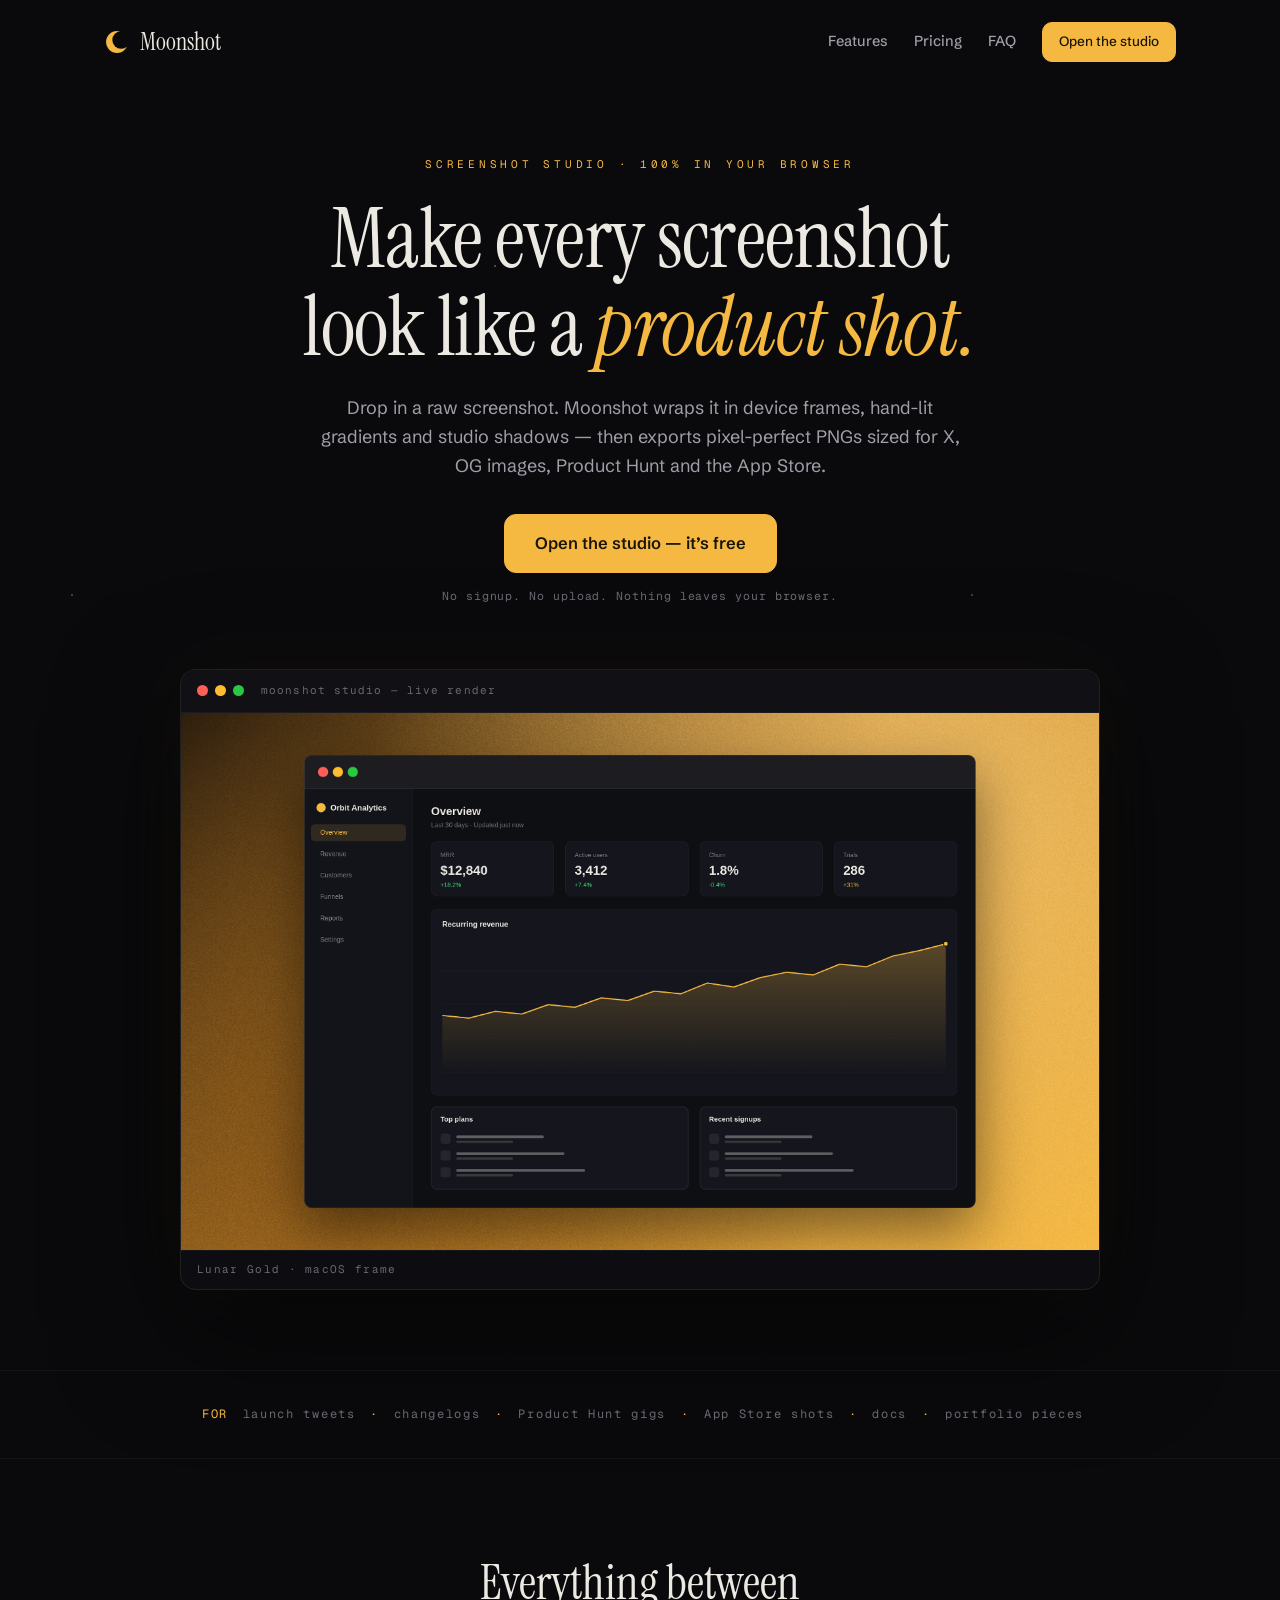
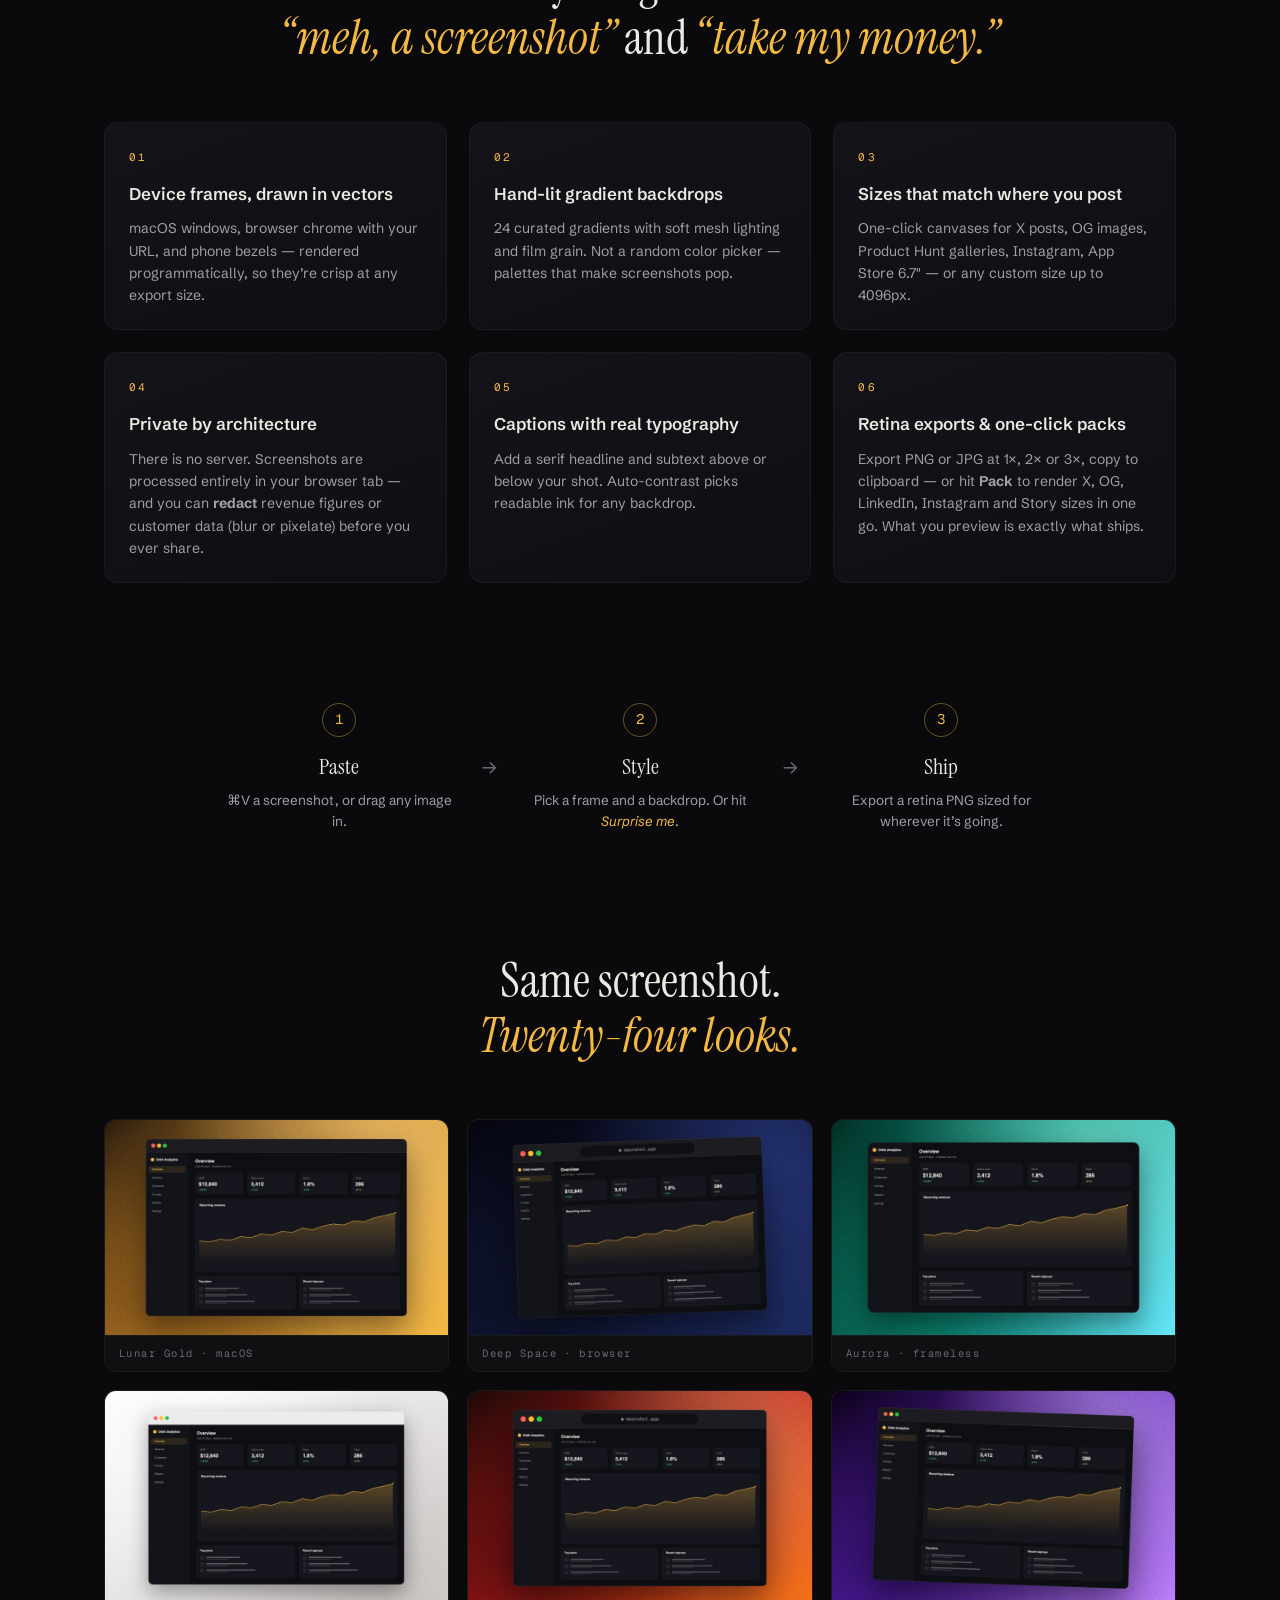
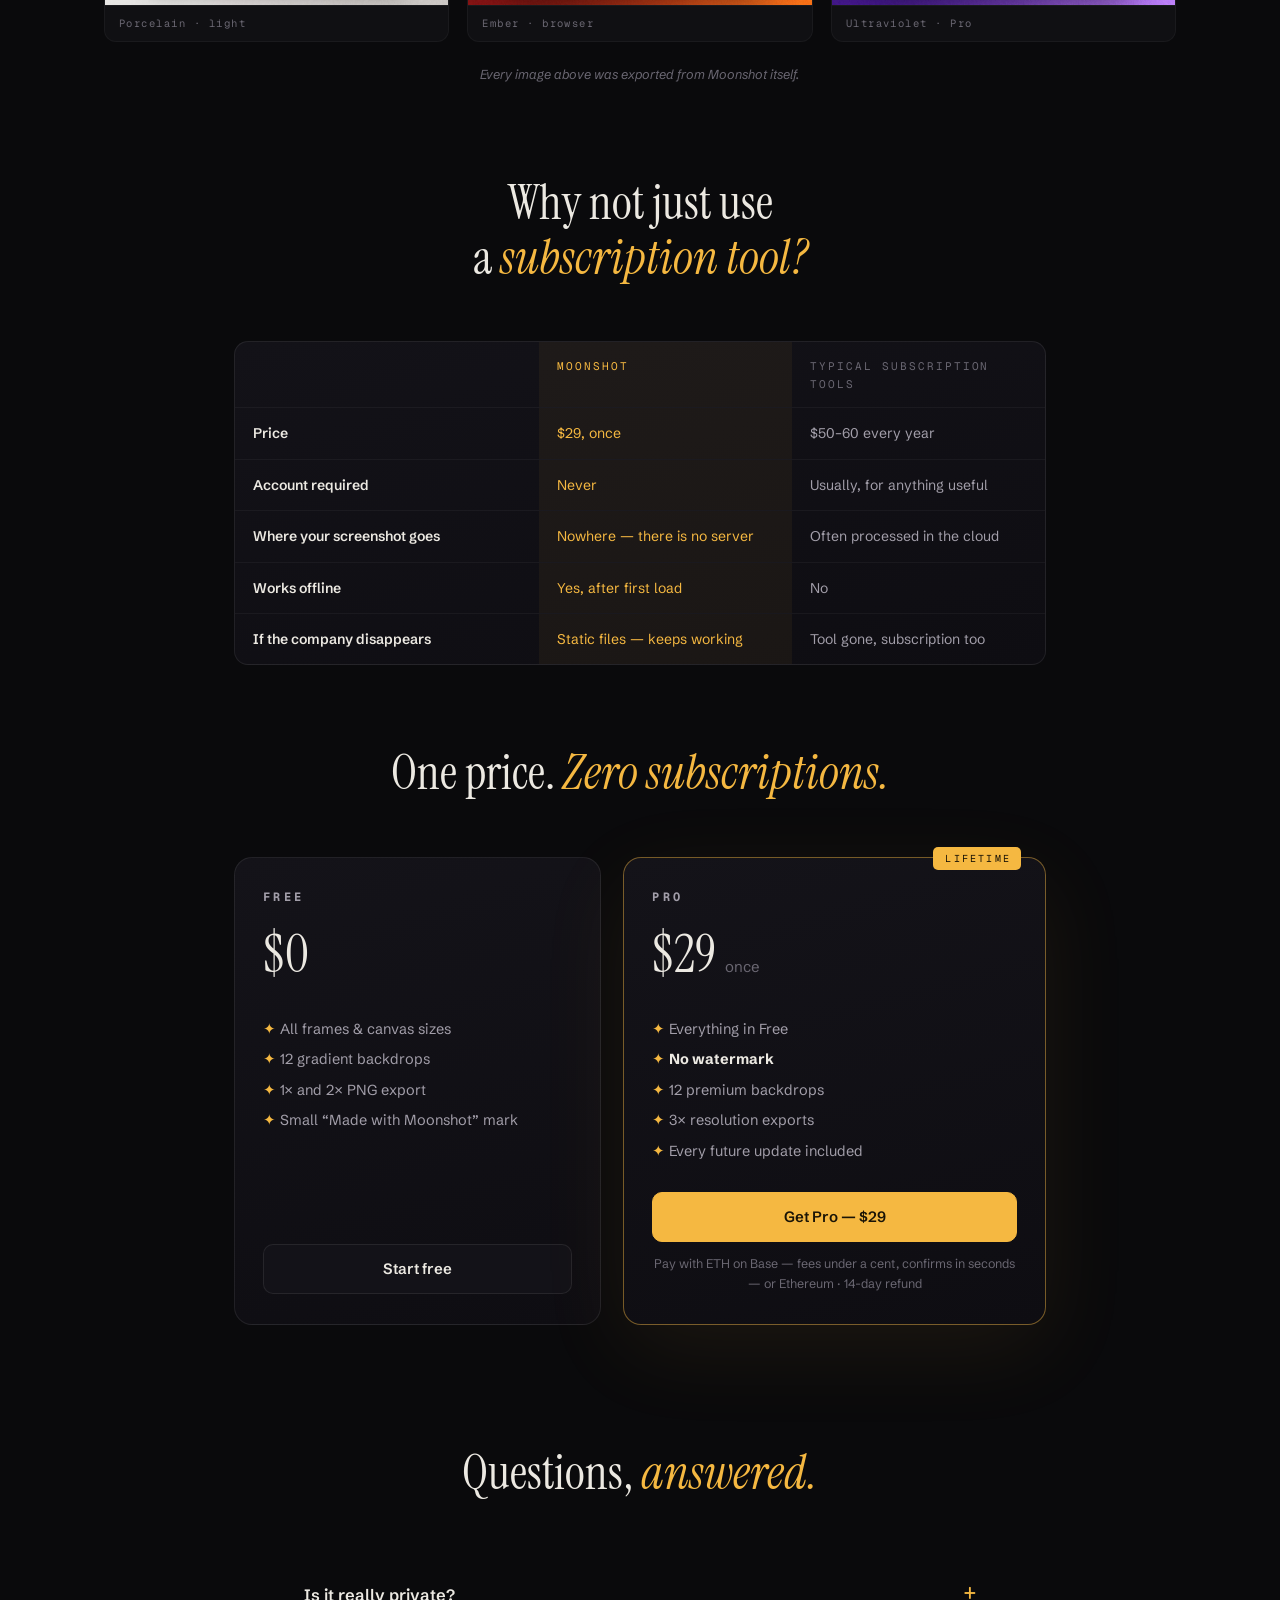
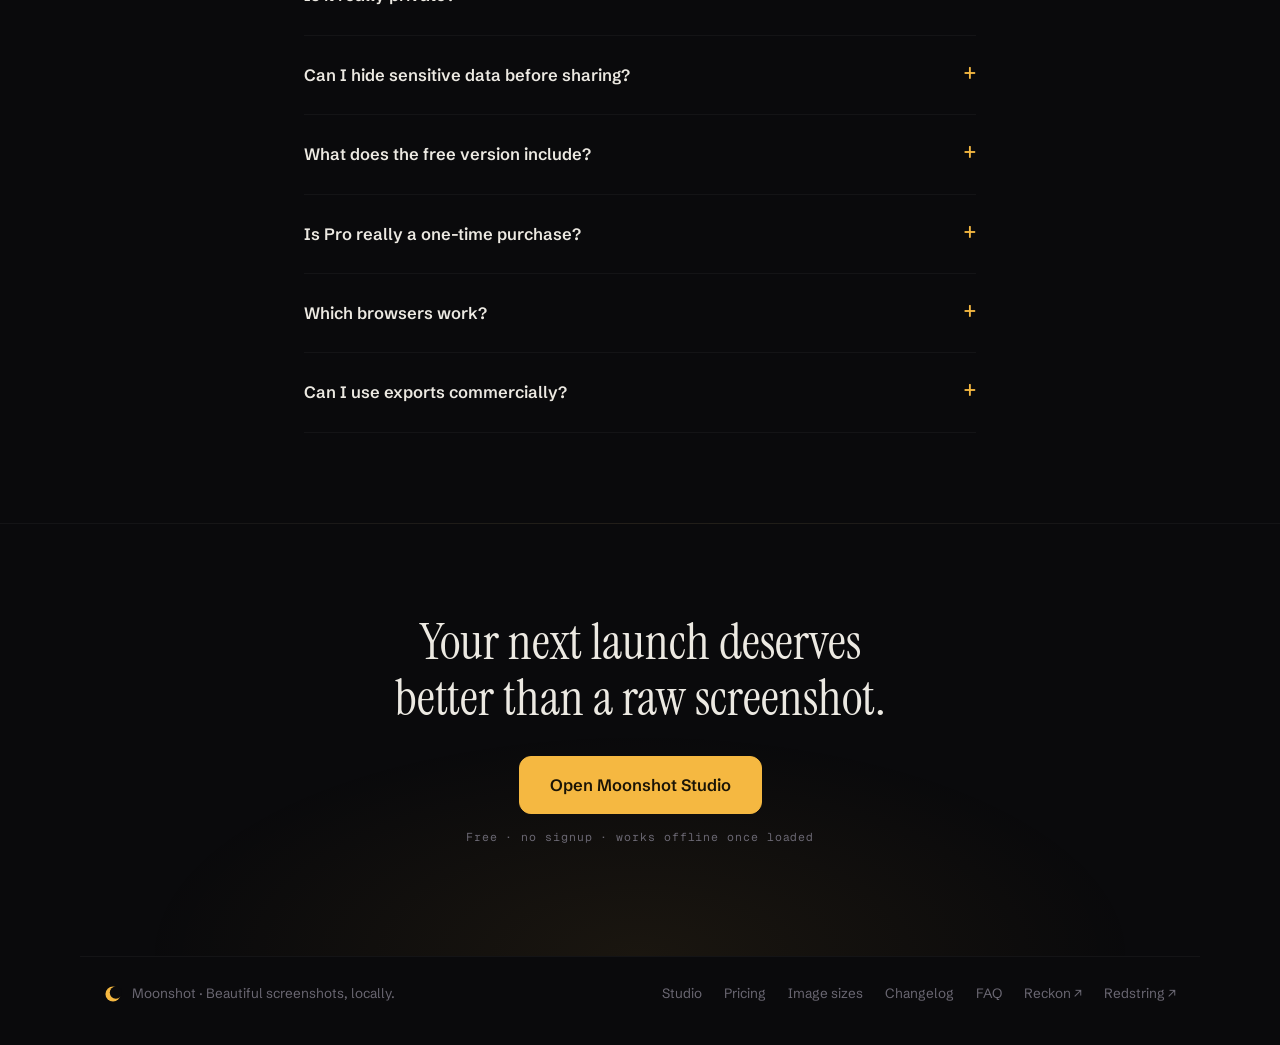
<file: index.html>
<!doctype html>
<html lang="en">
<head>
<meta charset="utf-8">
<meta name="viewport" content="width=device-width, initial-scale=1">
<meta name="theme-color" content="#0a0a0c">
<title>Moonshot — make every screenshot look like a product shot</title>
<meta name="description" content="A privacy-first screenshot studio in your browser. Device frames, hand-lit gradients, perfect canvas sizes for X, OG images and Product Hunt. Free to use — nothing ever uploaded.">
<meta property="og:title" content="Moonshot — make every screenshot look like a product shot">
<meta property="og:description" content="Beautiful screenshots in seconds. 100% in your browser, nothing uploaded. Free forever tier.">
<meta property="og:type" content="website">
<meta property="og:url" content="https://ameeramer.github.io/">
<link rel="canonical" href="https://ameeramer.github.io/">
<meta property="og:image" content="https://ameeramer.github.io/og.png">
<meta name="twitter:card" content="summary_large_image">
<script type="application/ld+json">
{
  "@context": "https://schema.org",
  "@type": "SoftwareApplication",
  "name": "Moonshot",
  "url": "https://ameeramer.github.io/",
  "applicationCategory": "DesignApplication",
  "operatingSystem": "Any (web browser)",
  "description": "Free screenshot beautifier that runs 100% in your browser: device frames, gradient backdrops, captions, retina PNG export. Nothing is uploaded — no backend, no signup.",
  "offers": { "@type": "Offer", "price": "0", "priceCurrency": "USD" },
  "featureList": "Device frames (macOS, browser, phone); 24 gradient backdrops; custom image backgrounds; redact sensitive data; canvas size presets for X, OG images, Product Hunt, Instagram, App Store; one-click social export pack; captions; 1x/2x/3x PNG & JPG export; works offline"
}
</script>
<script type="application/ld+json">
{
  "@context": "https://schema.org",
  "@type": "FAQPage",
  "mainEntity": [
    { "@type": "Question", "name": "Is Moonshot really private?",
      "acceptedAnswer": { "@type": "Answer", "text": "Yes, structurally. Moonshot is a static page with no backend. Your image is read into the browser's memory, composited on a local canvas, and saved from there. Nothing is transmitted or stored remotely — you can verify it in the network tab." } },
    { "@type": "Question", "name": "Can I hide sensitive data before sharing a screenshot?",
      "acceptedAnswer": { "@type": "Answer", "text": "Yes. Use Redact: drag over anything private — revenue, customer names, emails, API keys — and Moonshot blurs or pixelates it directly into the image, all locally, since nothing is ever uploaded." } },
    { "@type": "Question", "name": "What does the free version include?",
      "acceptedAnswer": { "@type": "Answer", "text": "The full editor — every frame, canvas size, captions, backgrounds, redaction and 2x export. Free exports carry a small 'Made with Moonshot' mark. Pro ($29 once) removes it and adds premium backdrops and 3x export." } },
    { "@type": "Question", "name": "Is Pro a one-time purchase?",
      "acceptedAnswer": { "@type": "Answer", "text": "Yes. Pay once and Pro is yours forever, including future updates. No subscription." } },
    { "@type": "Question", "name": "Which browsers does Moonshot work in?",
      "acceptedAnswer": { "@type": "Answer", "text": "Any modern browser — Chrome, Edge, Safari 16+, Firefox. Clipboard copy works best in Chrome and Safari; file export works everywhere." } },
    { "@type": "Question", "name": "Can I use the exports commercially?",
      "acceptedAnswer": { "@type": "Answer", "text": "Yes — anything you make with Moonshot is yours, free tier included." } }
  ]
}
</script>
<link rel="icon" href="data:image/svg+xml,<svg xmlns='http://www.w3.org/2000/svg' viewBox='0 0 100 100'><circle cx='50' cy='50' r='42' fill='%23f5b841'/><circle cx='66' cy='42' r='34' fill='%230a0a0c'/></svg>">
<link rel="apple-touch-icon" href="/logo.png">
<link rel="preconnect" href="https://fonts.googleapis.com">
<link rel="preconnect" href="https://fonts.gstatic.com" crossorigin>
<link href="https://fonts.googleapis.com/css2?family=Instrument+Serif:ital@0;1&family=Schibsted+Grotesk:wght@400;500;600;700&family=Geist+Mono:wght@400;500&display=swap" rel="stylesheet">
<link rel="stylesheet" href="css/landing.css">
</head>
<body>

<div class="stars" aria-hidden="true"></div>

<header class="nav">
  <a class="brand" href="./">
    <svg class="brand-moon" viewBox="0 0 100 100" aria-hidden="true">
      <circle cx="50" cy="50" r="42" fill="#f5b841"/>
      <circle cx="66" cy="42" r="34" fill="#0a0a0c"/>
    </svg>
    <span class="brand-name">Moonshot</span>
  </a>
  <nav class="nav-links">
    <a href="#features">Features</a>
    <a href="#pricing">Pricing</a>
    <a href="#faq">FAQ</a>
    <a class="btn small primary" href="app/">Open the studio</a>
  </nav>
</header>

<main>

  <!-- ── Hero ─────────────────────────────────────── -->
  <section class="hero">
    <p class="kicker">SCREENSHOT STUDIO · 100% IN YOUR BROWSER</p>
    <h1>Make every screenshot<br>look like a <em>product shot.</em></h1>
    <p class="lede">Drop in a raw screenshot. Moonshot wraps it in device frames,
    hand-lit gradients and studio shadows — then exports pixel-perfect PNGs
    sized for X, OG images, Product&nbsp;Hunt and the App&nbsp;Store.</p>
    <div class="hero-cta">
      <a class="btn big primary" href="app/">Open the studio — it’s free</a>
      <span class="cta-note">No signup. No upload. Nothing leaves your browser.</span>
    </div>

    <div class="hero-demo">
      <div class="demo-chrome">
        <span class="demo-dot"></span><span class="demo-dot"></span><span class="demo-dot"></span>
        <span class="demo-title">moonshot studio — live render</span>
      </div>
      <canvas id="hero-canvas" width="1400" height="820"></canvas>
      <div class="demo-caption" id="demo-caption">Lunar Gold · macOS frame</div>
    </div>
  </section>

  <!-- ── Logos-ish strip ──────────────────────────── -->
  <section class="strip">
    <span>FOR</span> launch tweets <span>·</span> changelogs <span>·</span> Product Hunt gigs
    <span>·</span> App Store shots <span>·</span> docs <span>·</span> portfolio pieces
  </section>

  <!-- ── Features ─────────────────────────────────── -->
  <section class="features" id="features">
    <h2 class="section-title">Everything between<br><em>“meh, a screenshot”</em> and <em>“take my money.”</em></h2>
    <div class="feature-grid">
      <article class="feature">
        <div class="feature-num">01</div>
        <h3>Device frames, drawn in vectors</h3>
        <p>macOS windows, browser chrome with your URL, and phone bezels — rendered
        programmatically, so they’re crisp at any export size.</p>
      </article>
      <article class="feature">
        <div class="feature-num">02</div>
        <h3>Hand-lit gradient backdrops</h3>
        <p>24 curated gradients with soft mesh lighting and film grain. Not a random
        color picker — palettes that make screenshots pop.</p>
      </article>
      <article class="feature">
        <div class="feature-num">03</div>
        <h3>Sizes that match where you post</h3>
        <p>One-click canvases for X posts, OG images, Product Hunt galleries,
        Instagram, App Store 6.7″ — or any custom size up to 4096px.</p>
      </article>
      <article class="feature">
        <div class="feature-num">04</div>
        <h3>Private by architecture</h3>
        <p>There is no server. Screenshots are processed entirely in your
        browser tab — and you can <strong>redact</strong> revenue figures or
        customer data (blur or pixelate) before you ever share.</p>
      </article>
      <article class="feature">
        <div class="feature-num">05</div>
        <h3>Captions with real typography</h3>
        <p>Add a serif headline and subtext above or below your shot. Auto-contrast
        picks readable ink for any backdrop.</p>
      </article>
      <article class="feature">
        <div class="feature-num">06</div>
        <h3>Retina exports &amp; one-click packs</h3>
        <p>Export PNG or JPG at 1×, 2× or 3×, copy to clipboard — or hit
        <strong>Pack</strong> to render X, OG, LinkedIn, Instagram and Story
        sizes in one go. What you preview is exactly what ships.</p>
      </article>
    </div>
  </section>

  <!-- ── Steps ────────────────────────────────────── -->
  <section class="steps">
    <div class="step"><span class="step-num">1</span><h4>Paste</h4><p>⌘V a screenshot, or drag any image in.</p></div>
    <div class="step-arrow">→</div>
    <div class="step"><span class="step-num">2</span><h4>Style</h4><p>Pick a frame and a backdrop. Or hit <em>Surprise me</em>.</p></div>
    <div class="step-arrow">→</div>
    <div class="step"><span class="step-num">3</span><h4>Ship</h4><p>Export a retina PNG sized for wherever it’s going.</p></div>
  </section>

  <!-- ── Looks gallery ────────────────────────────── -->
  <section class="looks">
    <h2 class="section-title">Same screenshot.<br><em>Twenty-four looks.</em></h2>
    <div class="looks-grid">
      <figure><img src="assets/looks/lunar-gold.jpg" alt="Screenshot on the Lunar Gold gradient in a macOS frame" loading="lazy" width="800" height="500"><figcaption>Lunar Gold · macOS</figcaption></figure>
      <figure><img src="assets/looks/deep-space.jpg" alt="Screenshot on the Deep Space gradient in a browser frame" loading="lazy" width="800" height="500"><figcaption>Deep Space · browser</figcaption></figure>
      <figure><img src="assets/looks/aurora.jpg" alt="Screenshot on the Aurora gradient, frameless" loading="lazy" width="800" height="500"><figcaption>Aurora · frameless</figcaption></figure>
      <figure><img src="assets/looks/porcelain.jpg" alt="Screenshot on the Porcelain gradient in a light macOS frame" loading="lazy" width="800" height="500"><figcaption>Porcelain · light</figcaption></figure>
      <figure><img src="assets/looks/ember.jpg" alt="Screenshot on the Ember gradient in a browser frame" loading="lazy" width="800" height="500"><figcaption>Ember · browser</figcaption></figure>
      <figure><img src="assets/looks/ultraviolet.jpg" alt="Screenshot on the Ultraviolet gradient, tilted macOS frame" loading="lazy" width="800" height="500"><figcaption>Ultraviolet · Pro</figcaption></figure>
    </div>
    <p class="looks-note">Every image above was exported from Moonshot itself.</p>
  </section>

  <!-- ── Comparison ───────────────────────────────── -->
  <section class="compare">
    <h2 class="section-title">Why not just use<br>a <em>subscription tool?</em></h2>
    <div class="compare-table" role="table">
      <div class="compare-row compare-head" role="row">
        <span role="columnheader"></span>
        <span role="columnheader" class="compare-us">Moonshot</span>
        <span role="columnheader">Typical subscription tools</span>
      </div>
      <div class="compare-row" role="row">
        <span role="cell">Price</span>
        <span role="cell" class="compare-us">$29, once</span>
        <span role="cell">$50–60 every year</span>
      </div>
      <div class="compare-row" role="row">
        <span role="cell">Account required</span>
        <span role="cell" class="compare-us">Never</span>
        <span role="cell">Usually, for anything useful</span>
      </div>
      <div class="compare-row" role="row">
        <span role="cell">Where your screenshot goes</span>
        <span role="cell" class="compare-us">Nowhere — there is no server</span>
        <span role="cell">Often processed in the cloud</span>
      </div>
      <div class="compare-row" role="row">
        <span role="cell">Works offline</span>
        <span role="cell" class="compare-us">Yes, after first load</span>
        <span role="cell">No</span>
      </div>
      <div class="compare-row" role="row">
        <span role="cell">If the company disappears</span>
        <span role="cell" class="compare-us">Static files — keeps working</span>
        <span role="cell">Tool gone, subscription too</span>
      </div>
    </div>
  </section>

  <!-- ── Pricing ──────────────────────────────────── -->
  <section class="pricing" id="pricing">
    <h2 class="section-title">One price. <em>Zero subscriptions.</em></h2>
    <div class="price-cards">
      <div class="price-card">
        <h3>Free</h3>
        <div class="price">$0</div>
        <ul>
          <li>All frames &amp; canvas sizes</li>
          <li>12 gradient backdrops</li>
          <li>1× and 2× PNG export</li>
          <li>Small “Made with Moonshot” mark</li>
        </ul>
        <a class="btn wide" href="app/">Start free</a>
      </div>
      <div class="price-card featured">
        <div class="ribbon">LIFETIME</div>
        <h3>Pro</h3>
        <div class="price">$29 <span>once</span></div>
        <ul>
          <li>Everything in Free</li>
          <li><strong>No watermark</strong></li>
          <li>12 premium backdrops</li>
          <li>3× resolution exports</li>
          <li>Every future update included</li>
        </ul>
        <a class="btn wide primary" id="buy-link" href="app/#pro">Get Pro — $29</a>
        <p class="guarantee">Pay with ETH on Base — fees under a cent, confirms in seconds — or Ethereum · 14-day refund</p>
      </div>
    </div>
  </section>

  <!-- ── FAQ ──────────────────────────────────────── -->
  <section class="faq" id="faq">
    <h2 class="section-title">Questions, <em>answered.</em></h2>
    <details>
      <summary>Is it really private?</summary>
      <p>Yes — structurally. Moonshot is a static page with no backend. Images are
      read into your browser’s memory, composited on a local canvas, and saved from
      there. Nothing is transmitted, logged, or stored remotely. You can verify
      this in your browser’s network tab: after the page loads, no requests carry
      your image anywhere.</p>
    </details>
    <details>
      <summary>Can I hide sensitive data before sharing?</summary>
      <p>Yes. Hit <strong>Redact sensitive info</strong>, drag over anything
      private — MRR, customer names, emails, API keys — and Moonshot blurs or
      pixelates it directly into the image. Because everything runs locally, the
      un-redacted version is never uploaded anywhere in the first place.</p>
    </details>
    <details>
      <summary>What does the free version include?</summary>
      <p>The full editor — every frame, every canvas size, captions, grain, 2×
      export. Free exports carry a small, tasteful “Made with Moonshot” mark in
      the corner. Pro removes it, adds 12 premium backdrops and 3× export.</p>
    </details>
    <details>
      <summary>Is Pro really a one-time purchase?</summary>
      <p>Yes. Pay once — with ETH directly in the app on <strong>Base</strong>
      (an Ethereum L2: fees under a cent, confirms in seconds, and Coinbase
      withdraws to it directly) or Ethereum mainnet, verified on-chain and
      unlocked instantly — and Pro is yours forever, future updates included.</p>
    </details>
    <details>
      <summary>Which browsers work?</summary>
      <p>Any modern browser — Chrome, Edge, Safari 16+, Firefox. Clipboard-copy
      works best in Chrome and Safari; classic file export works everywhere.</p>
    </details>
    <details>
      <summary>Can I use exports commercially?</summary>
      <p>Yes — anything you make with Moonshot is yours, free tier included.</p>
    </details>
  </section>

  <!-- ── Final CTA ────────────────────────────────── -->
  <section class="final-cta">
    <h2>Your next launch deserves<br>better than a raw screenshot.</h2>
    <a class="btn big primary" href="app/">Open Moonshot Studio</a>
    <span class="cta-note">Free · no signup · works offline once loaded</span>
  </section>

</main>

<footer class="footer">
  <div class="footer-left">
    <svg class="brand-moon" viewBox="0 0 100 100" aria-hidden="true">
      <circle cx="50" cy="50" r="42" fill="#f5b841"/>
      <circle cx="66" cy="42" r="34" fill="#0a0a0c"/>
    </svg>
    <span>Moonshot · Beautiful screenshots, locally.</span>
  </div>
  <div class="footer-right">
    <a href="app/">Studio</a>
    <a href="#pricing">Pricing</a>
    <a href="sizes.html">Image sizes</a>
    <a href="changelog.html">Changelog</a>
    <a href="#faq">FAQ</a>
    <a href="reckon/" title="Reckon — the calculating notepad, by the same maker">Reckon ↗</a>
    <a href="redstring/" title="Redstring — the 3D investigation board, by the same maker">Redstring ↗</a>
  </div>
</footer>

<script type="module" src="js/landing.js"></script>
</body>
</html>
</file>
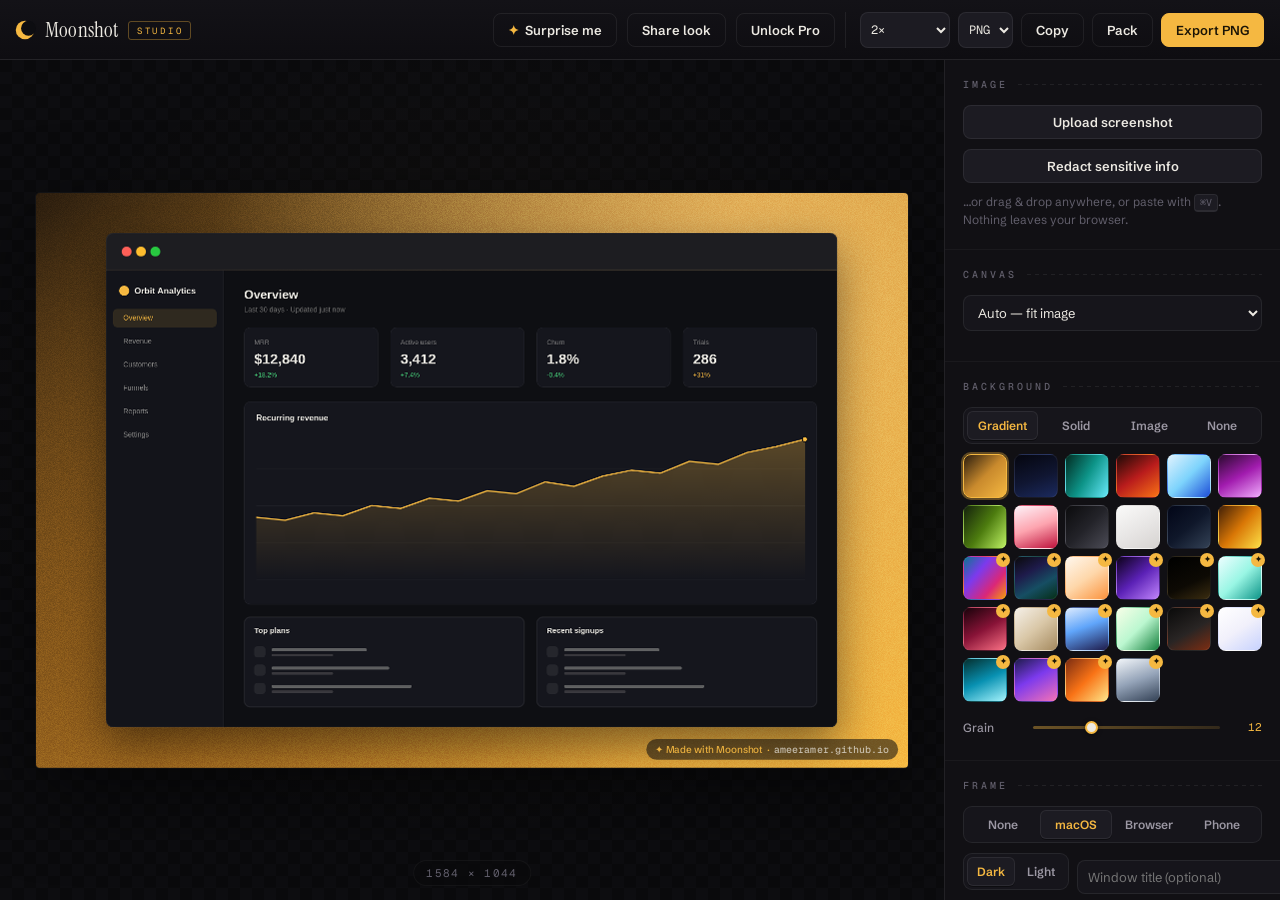
<file: app/index.html>
<!doctype html>
<html lang="en">
<head>
<meta charset="utf-8">
<meta name="viewport" content="width=device-width, initial-scale=1">
<meta name="theme-color" content="#0a0a0c">
<title>Moonshot Studio — beautiful screenshots in seconds</title>
<meta name="description" content="Turn raw screenshots into stunning product shots. Frames, gradients, shadows — 100% in your browser, nothing uploaded.">
<meta property="og:title" content="Moonshot Studio — beautiful screenshots in seconds">
<meta property="og:description" content="Paste a screenshot, pick a backdrop, export. 100% in your browser.">
<meta property="og:url" content="https://ameeramer.github.io/app/">
<link rel="canonical" href="https://ameeramer.github.io/app/">
<meta property="og:image" content="https://ameeramer.github.io/og.png">
<meta name="twitter:card" content="summary_large_image">
<link rel="icon" href="data:image/svg+xml,<svg xmlns='http://www.w3.org/2000/svg' viewBox='0 0 100 100'><circle cx='50' cy='50' r='42' fill='%23f5b841'/><circle cx='66' cy='42' r='34' fill='%230a0a0c'/></svg>">
<link rel="apple-touch-icon" href="/logo.png">
<link rel="manifest" href="/manifest.webmanifest">
<link rel="preconnect" href="https://fonts.googleapis.com">
<link rel="preconnect" href="https://fonts.gstatic.com" crossorigin>
<link href="https://fonts.googleapis.com/css2?family=Instrument+Serif:ital@0;1&family=Schibsted+Grotesk:wght@400;500;600;700&family=Geist+Mono:wght@400;500&display=swap" rel="stylesheet">
<link rel="stylesheet" href="css/app.css">
</head>
<body>

<header class="topbar">
  <a class="brand" href="../" title="Moonshot home">
    <svg class="brand-moon" viewBox="0 0 100 100" aria-hidden="true">
      <circle cx="50" cy="50" r="42" fill="#f5b841"/>
      <circle cx="66" cy="42" r="34" fill="#0d0d11"/>
    </svg>
    <span class="brand-name">Moonshot</span>
    <span class="brand-tag">STUDIO</span>
  </a>

  <div class="topbar-actions">
    <button class="btn ghost" id="btn-surprise" title="Random tasteful style">
      <span class="spark">✦</span> Surprise me
    </button>
    <button class="btn ghost" id="btn-share" title="Copy a link that opens this exact look">Share look</button>
    <button class="btn ghost" id="btn-pro">Unlock&nbsp;Pro</button>
    <span class="pro-badge" id="pro-badge" hidden>PRO</span>
    <div class="export-group">
      <select id="export-scale" class="scale-select" title="Export resolution">
        <option value="1">1×</option>
        <option value="2" selected>2×</option>
        <option value="3" data-pro>3× — Pro</option>
      </select>
      <select id="export-format" class="scale-select" title="Export format">
        <option value="png" selected>PNG</option>
        <option value="jpeg">JPG</option>
      </select>
      <button class="btn ghost" id="btn-copy" title="Copy PNG to clipboard">Copy</button>
      <button class="btn ghost" id="btn-pack" title="Export a pack of common social sizes (X, OG, LinkedIn, Instagram, Story)">Pack</button>
      <button class="btn primary" id="btn-export" title="Export image (⌘S / ⌘E)">Export PNG</button>
    </div>
  </div>
</header>

<main class="workspace">
  <section class="viewport" id="viewport" aria-label="Preview">
    <canvas id="preview" width="1400" height="900" role="img" aria-label="Live preview of your styled screenshot"></canvas>
    <div class="size-indicator" id="size-indicator">1400 × 900</div>
    <div class="drop-overlay" id="drop-overlay" hidden>
      <div class="drop-overlay-inner">Release to import</div>
    </div>
  </section>

  <aside class="rail" aria-label="Style controls">

    <section class="panel">
      <h2 class="panel-title">Image</h2>
      <div class="row">
        <button class="btn wide" id="btn-upload">Upload screenshot</button>
      </div>
      <div class="row">
        <button class="btn wide" id="btn-redact">Redact sensitive info</button>
      </div>
      <p class="hint">…or drag &amp; drop anywhere, or paste with <kbd>⌘V</kbd>.
      Nothing leaves your browser.</p>
    </section>

    <section class="panel">
      <h2 class="panel-title">Canvas</h2>
      <div class="row">
        <select id="canvas-preset" class="select wide"></select>
      </div>
      <div class="row custom-size" id="custom-size" hidden>
        <label class="mini-field">W <input type="number" id="custom-w" min="320" max="4096" step="10" value="1400"></label>
        <label class="mini-field">H <input type="number" id="custom-h" min="320" max="4096" step="10" value="900"></label>
      </div>
    </section>

    <section class="panel">
      <h2 class="panel-title">Background</h2>
      <div class="seg" id="bg-mode">
        <button class="seg-btn active" data-mode="gradient">Gradient</button>
        <button class="seg-btn" data-mode="solid">Solid</button>
        <button class="seg-btn" data-mode="image">Image</button>
        <button class="seg-btn" data-mode="transparent">None</button>
      </div>
      <div id="gradient-grid" class="swatch-grid"></div>
      <div id="solid-grid" class="swatch-grid solids" hidden></div>
      <div class="row" id="bg-image-row" hidden>
        <button class="btn wide" id="btn-bg-upload">Upload background image</button>
      </div>
      <div class="slider-row" id="noise-row">
        <span class="slider-label">Grain</span>
        <input type="range" id="sl-noise" min="0" max="0.4" step="0.01" value="0.12">
        <output id="out-noise">12</output>
      </div>
    </section>

    <section class="panel">
      <h2 class="panel-title">Frame</h2>
      <div class="seg" id="frame-type">
        <button class="seg-btn" data-frame="none">None</button>
        <button class="seg-btn active" data-frame="macos">macOS</button>
        <button class="seg-btn" data-frame="browser">Browser</button>
        <button class="seg-btn" data-frame="phone">Phone</button>
      </div>
      <div class="row frame-opts" id="frame-opts">
        <div class="seg small" id="frame-theme">
          <button class="seg-btn active" data-theme="dark">Dark</button>
          <button class="seg-btn" data-theme="light">Light</button>
        </div>
        <input type="text" id="frame-url" class="text-input" placeholder="yoursite.com" value="moonshot.app" spellcheck="false" hidden>
        <input type="text" id="frame-title" class="text-input" placeholder="Window title (optional)" maxlength="60" spellcheck="false" hidden>
      </div>
    </section>

    <section class="panel">
      <h2 class="panel-title">Layout</h2>
      <div class="slider-row"><span class="slider-label">Padding</span>
        <input type="range" id="sl-padding" min="0" max="200" step="2" value="72"><output id="out-padding">72</output></div>
      <div class="slider-row"><span class="slider-label">Size</span>
        <input type="range" id="sl-scale" min="0.4" max="1.4" step="0.01" value="1"><output id="out-scale">100</output></div>
      <div class="slider-row"><span class="slider-label">Corners</span>
        <input type="range" id="sl-radius" min="0" max="48" step="1" value="14"><output id="out-radius">14</output></div>
      <div class="slider-row"><span class="slider-label">Tilt</span>
        <input type="range" id="sl-rotation" min="-10" max="10" step="0.5" value="0"><output id="out-rotation">0</output></div>
      <div class="slider-row"><span class="slider-label">Shadow</span>
        <input type="range" id="sl-shadow" min="0" max="100" step="1" value="55"><output id="out-shadow">55</output></div>
      <div class="slider-row"><span class="slider-label">Nudge&nbsp;Y</span>
        <input type="range" id="sl-offsety" min="-100" max="100" step="2" value="0"><output id="out-offsety">0</output></div>
    </section>

    <section class="panel">
      <h2 class="panel-title">Caption</h2>
      <div class="row"><input type="text" id="text-heading" class="text-input wide" placeholder="Headline (optional)" maxlength="80"></div>
      <div class="row"><input type="text" id="text-sub" class="text-input wide" placeholder="Subtext (optional)" maxlength="120"></div>
      <div class="seg small" id="text-position">
        <button class="seg-btn active" data-pos="top">Above</button>
        <button class="seg-btn" data-pos="bottom">Below</button>
      </div>
    </section>

    <footer class="rail-footer">
      <p>Runs 100% locally — your screenshots never leave this tab.</p>
    </footer>
  </aside>
</main>

<dialog id="redact-modal" class="redact-modal">
  <div class="redact-head">
    <div>
      <h3 class="redact-title">Redact sensitive info</h3>
      <p class="redact-sub">Drag to draw over anything private — it's obscured before it ever leaves your browser.</p>
    </div>
    <div class="seg small" id="redact-mode">
      <button class="seg-btn active" data-rmode="pixelate" type="button">Pixelate</button>
      <button class="seg-btn" data-rmode="blur" type="button">Blur</button>
    </div>
  </div>
  <div class="redact-stage" id="redact-stage">
    <canvas id="redact-canvas"></canvas>
  </div>
  <div class="redact-actions">
    <button class="btn" id="btn-redact-clear" type="button">Clear</button>
    <span class="redact-spacer"></span>
    <button class="btn" id="btn-redact-cancel" type="button">Cancel</button>
    <button class="btn primary" id="btn-redact-apply" type="button">Apply</button>
  </div>
</dialog>

<dialog id="pro-modal" class="modal">
  <form method="dialog" class="modal-body">
    <div class="modal-moon" aria-hidden="true">
      <svg viewBox="0 0 100 100"><circle cx="50" cy="50" r="42" fill="#f5b841"/><circle cx="66" cy="42" r="34" fill="#141419"/></svg>
    </div>
    <h3 class="modal-title">Moonshot <em>Pro</em> — $29 once</h3>
    <ul class="modal-perks">
      <li>No watermark on exports</li>
      <li>12 premium backgrounds</li>
      <li>3× resolution exports</li>
      <li>One-time purchase — yours forever</li>
    </ul>
    <a class="btn primary wide" id="btn-buy" href="https://gumroad.com" target="_blank" rel="noopener" hidden>Pay by card — $29</a>
    <div class="modal-divider"><span>pay with ethereum</span></div>
    <div class="crypto-box">
      <p class="crypto-step">1 · Send <strong id="eth-amount">≈ $29 in ETH</strong> to
      — on <strong>Base</strong> (fees under a cent, confirms in seconds; Coinbase
      withdraws to it directly) or Ethereum mainnet. Same address on both:</p>
      <div class="addr-row">
        <code id="pay-addr"></code>
        <button class="btn" id="btn-copy-addr" value="none" type="button">Copy</button>
      </div>
      <a class="btn wide wallet-link" id="btn-wallet" href="#" hidden>Open in a wallet app →</a>
      <p class="crypto-step">2 · Paste the transaction hash to unlock instantly</p>
      <div class="license-row">
        <input type="text" id="tx-input" class="text-input wide" placeholder="0x transaction hash" spellcheck="false" autocomplete="off">
        <button class="btn" id="btn-verify-tx" value="none">Verify</button>
      </div>
      <p class="license-msg" id="tx-msg"></p>
    </div>
    <div class="modal-divider"><span>no crypto? pay by card</span></div>
    <div class="crypto-box">
      <p class="crypto-step">Buy <strong>$35–40 of ETH</strong> by card (no account needed;
      covers the provider’s fees) and set the <em>delivery address</em> to the
      Moonshot address above:</p>
      <div class="row card-links">
        <a class="btn wide" href="https://guardarian.com/buy-eth" target="_blank" rel="noopener">Guardarian</a>
        <a class="btn wide" href="https://simpleswap.io/buy-eth" target="_blank" rel="noopener">SimpleSwap</a>
      </div>
      <p class="crypto-step">It arrives in ~10 minutes — then:</p>
      <button class="btn wide" id="btn-find-pay" value="none">Find my payment &amp; unlock</button>
      <p class="license-msg" id="find-msg"></p>
    </div>
    <div class="modal-divider"><span>have a license key?</span></div>
    <div class="license-row">
      <input type="text" id="license-input" class="text-input wide" placeholder="Paste your license key" spellcheck="false" autocomplete="off">
      <button class="btn" id="btn-activate" value="none">Activate</button>
    </div>
    <p class="license-msg" id="license-msg"></p>
    <button class="modal-close" value="cancel" aria-label="Close">✕</button>
  </form>
</dialog>

<input type="file" id="file-input" accept="image/png,image/jpeg,image/webp,image/gif,image/bmp" hidden>
<input type="file" id="bg-file-input" accept="image/png,image/jpeg,image/webp,image/gif,image/bmp" hidden>
<div class="toast" id="toast" role="status" popover="manual"></div>

<script type="module" src="js/main.js"></script>
</body>
</html>
</file>
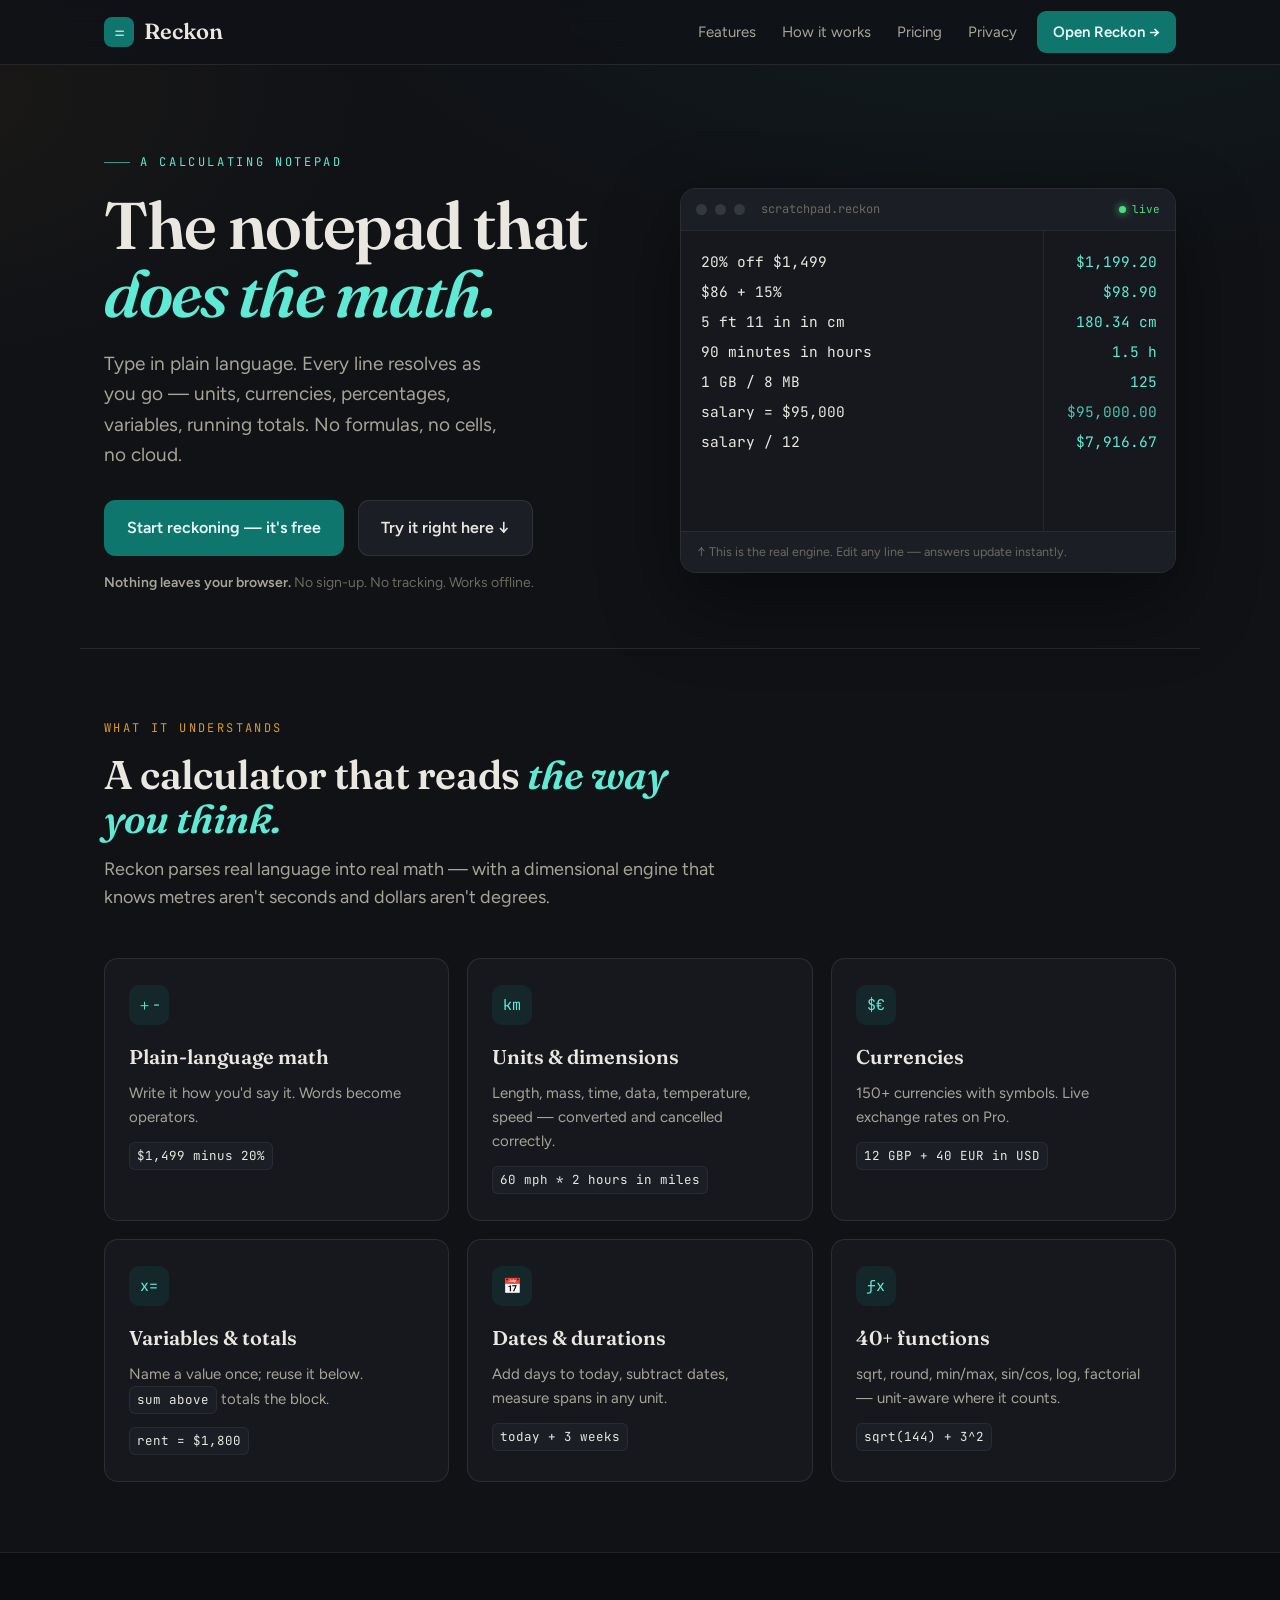
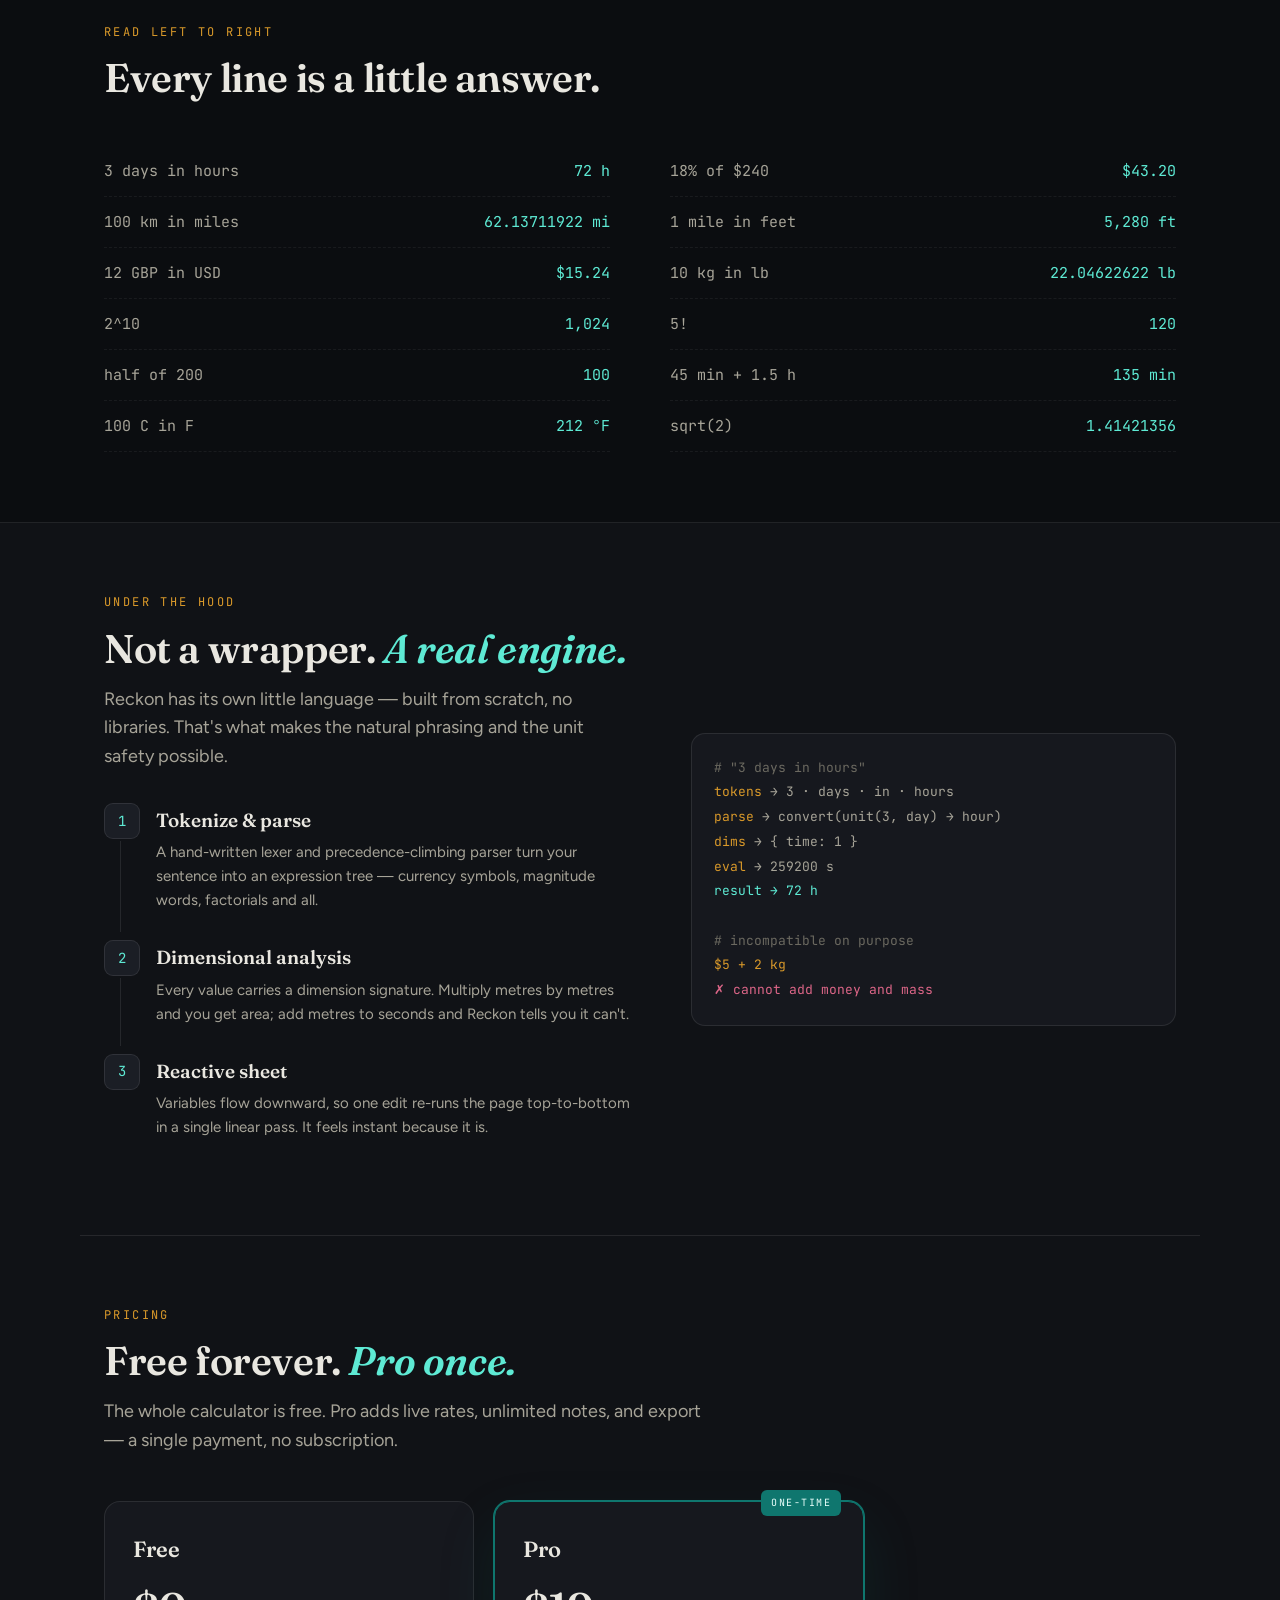
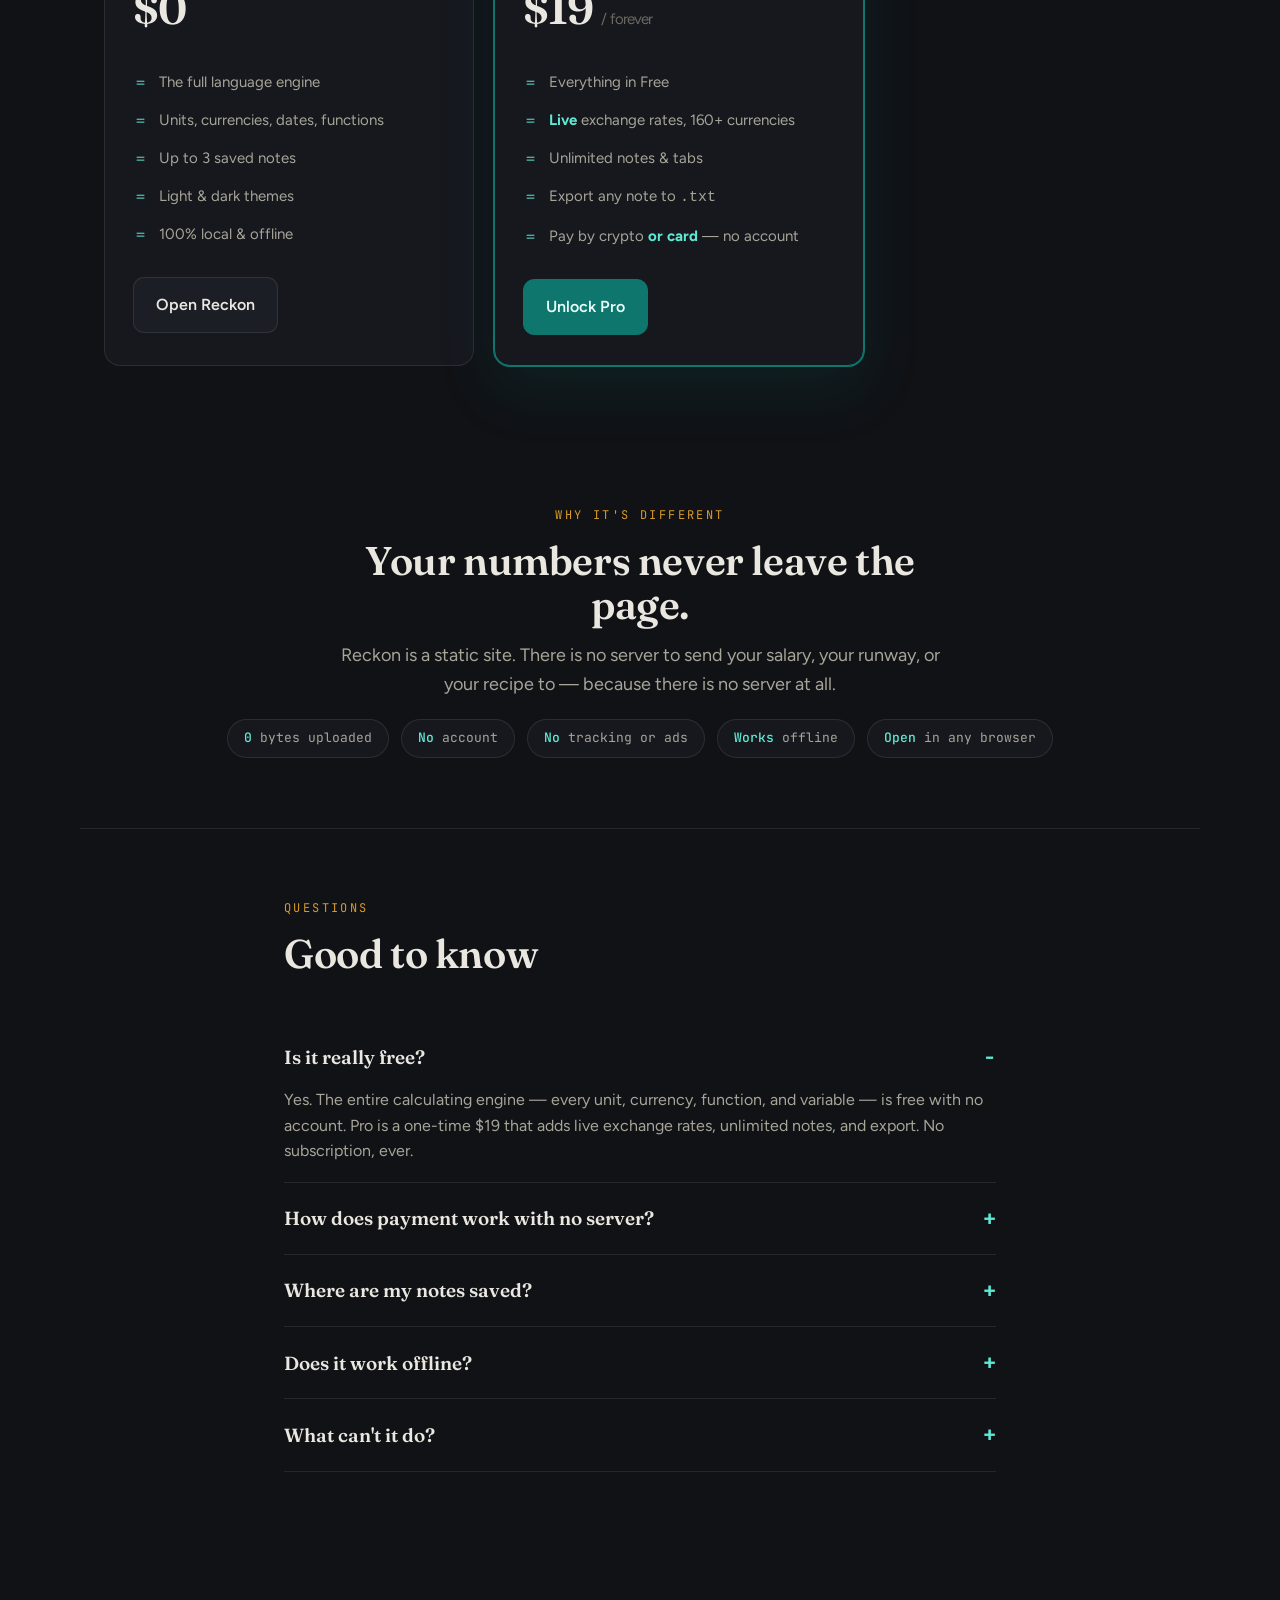
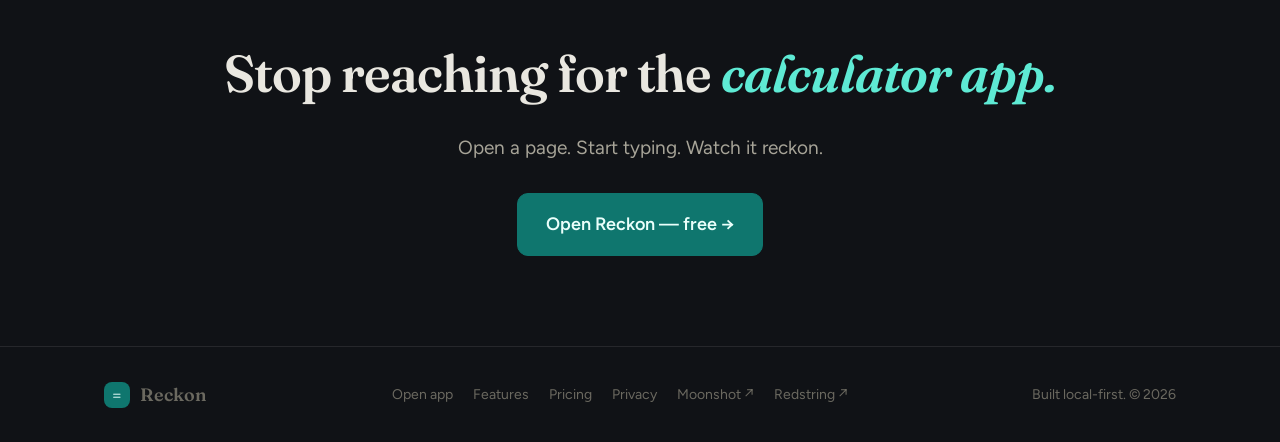
<file: reckon/index.html>
<!doctype html>
<html lang="en">
<head>
<meta charset="utf-8">
<meta name="viewport" content="width=device-width, initial-scale=1">
<meta name="theme-color" content="#101216">
<title>Reckon — the notepad that does the math</title>
<meta name="description" content="Type math in plain language and get live answers as you go. Units, currencies, percentages, variables, dates — 100% in your browser, nothing uploaded. Free, with a one-time $19 Pro.">
<meta property="og:type" content="website">
<meta property="og:url" content="https://ameeramer.github.io/reckon/">
<link rel="canonical" href="https://ameeramer.github.io/reckon/">
<meta property="og:title" content="Reckon — the notepad that does the math">
<meta property="og:description" content="A calculating notepad. Type in plain language; watch every line resolve. Units, currencies, %, variables, dates — all local, nothing uploaded.">
<meta name="twitter:card" content="summary_large_image">
<link rel="icon" href="data:image/svg+xml,<svg xmlns='http://www.w3.org/2000/svg' viewBox='0 0 100 100'><rect width='100' height='100' rx='22' fill='%230f766e'/><text x='50' y='73' font-size='62' text-anchor='middle' fill='%23eafffb' font-family='Georgia,serif'>=</text></svg>">
<link rel="preconnect" href="https://fonts.googleapis.com">
<link rel="preconnect" href="https://fonts.gstatic.com" crossorigin>
<link href="https://fonts.googleapis.com/css2?family=Fraunces:ital,opsz,wght@0,9..144,400;0,9..144,600;1,9..144,400;1,9..144,600&family=Figtree:wght@400;500;600;700&family=JetBrains+Mono:wght@400;500;600&display=swap" rel="stylesheet">
<link rel="stylesheet" href="css/landing.css">
</head>
<body>

<!-- Nav -->
<nav class="nav">
  <div class="wrap nav-inner">
    <a class="logo" href="#top"><span class="logo-mark">=</span>Reckon</a>
    <div class="nav-links">
      <a href="#features">Features</a>
      <a href="#how">How it works</a>
      <a href="#pricing">Pricing</a>
      <a href="#privacy">Privacy</a>
    </div>
    <a class="nav-cta" href="app/">Open Reckon →</a>
  </div>
</nav>

<!-- Hero -->
<header class="hero" id="top">
  <div class="wrap hero-grid">
    <div>
      <div class="eyebrow">A calculating notepad</div>
      <h1 class="hero-title">The notepad that <em>does the math.</em></h1>
      <p class="hero-sub">Type in plain language. Every line resolves as you go — units, currencies, percentages, variables, running totals. No formulas, no cells, no cloud.</p>
      <div class="hero-actions">
        <a class="btn primary" href="app/">Start reckoning — it's free</a>
        <a class="btn" href="#demo">Try it right here ↓</a>
      </div>
      <p class="hero-note"><b>Nothing leaves your browser.</b> No sign-up. No tracking. Works offline.</p>
    </div>

    <!-- LIVE demo, wired to the real engine -->
    <div class="demo" id="demo">
      <div class="demo-bar">
        <span class="dot"></span><span class="dot"></span><span class="dot"></span>
        <span class="demo-title">scratchpad.reckon</span>
        <span class="demo-live">live</span>
      </div>
      <div class="demo-body">
        <textarea class="demo-input" id="demo-input" spellcheck="false" autocapitalize="off" wrap="off" aria-label="Try Reckon"></textarea>
        <div class="demo-results" id="demo-results" aria-live="polite"></div>
      </div>
      <div class="demo-hint">↑ This is the real engine. Edit any line — answers update instantly.</div>
    </div>
  </div>
</header>

<div class="divider"></div>

<!-- Features -->
<section id="features">
  <div class="wrap">
    <div class="sec-head">
      <div class="sec-kicker">What it understands</div>
      <h2 class="sec-title">A calculator that reads <em>the way you think.</em></h2>
      <p class="sec-lead">Reckon parses real language into real math — with a dimensional engine that knows metres aren't seconds and dollars aren't degrees.</p>
    </div>
    <div class="features">
      <div class="card reveal">
        <div class="card-ico">＋−</div>
        <h3>Plain-language math</h3>
        <p>Write it how you'd say it. Words become operators.</p>
        <code>$1,499 minus 20%</code>
      </div>
      <div class="card reveal">
        <div class="card-ico">km</div>
        <h3>Units &amp; dimensions</h3>
        <p>Length, mass, time, data, temperature, speed — converted and cancelled correctly.</p>
        <code>60 mph * 2 hours in miles</code>
      </div>
      <div class="card reveal">
        <div class="card-ico">$€</div>
        <h3>Currencies</h3>
        <p>150+ currencies with symbols. Live exchange rates on Pro.</p>
        <code>12 GBP + 40 EUR in USD</code>
      </div>
      <div class="card reveal">
        <div class="card-ico">x=</div>
        <h3>Variables &amp; totals</h3>
        <p>Name a value once; reuse it below. <code>sum above</code> totals the block.</p>
        <code>rent = $1,800</code>
      </div>
      <div class="card reveal">
        <div class="card-ico">📅</div>
        <h3>Dates &amp; durations</h3>
        <p>Add days to today, subtract dates, measure spans in any unit.</p>
        <code>today + 3 weeks</code>
      </div>
      <div class="card reveal">
        <div class="card-ico">ƒx</div>
        <h3>40+ functions</h3>
        <p>sqrt, round, min/max, sin/cos, log, factorial — unit-aware where it counts.</p>
        <code>sqrt(144) + 3^2</code>
      </div>
    </div>
  </div>
</section>

<!-- Showcase ledger -->
<section class="showcase">
  <div class="wrap">
    <div class="sec-head">
      <div class="sec-kicker">Read left to right</div>
      <h2 class="sec-title">Every line is a little answer.</h2>
    </div>
    <div class="ledger" id="ledger"><!-- filled live by js --></div>
  </div>
</section>

<!-- How it works -->
<section id="how">
  <div class="wrap how">
    <div>
      <div class="sec-kicker">Under the hood</div>
      <h2 class="sec-title">Not a wrapper. <em>A real engine.</em></h2>
      <p class="sec-lead" style="margin-bottom:34px">Reckon has its own little language — built from scratch, no libraries. That's what makes the natural phrasing and the unit safety possible.</p>
      <ol class="how-steps">
        <li>
          <h4>Tokenize &amp; parse</h4>
          <p>A hand-written lexer and precedence-climbing parser turn your sentence into an expression tree — currency symbols, magnitude words, factorials and all.</p>
        </li>
        <li>
          <h4>Dimensional analysis</h4>
          <p>Every value carries a dimension signature. Multiply metres by metres and you get area; add metres to seconds and Reckon tells you it can't.</p>
        </li>
        <li>
          <h4>Reactive sheet</h4>
          <p>Variables flow downward, so one edit re-runs the page top-to-bottom in a single linear pass. It feels instant because it is.</p>
        </li>
      </ol>
    </div>
    <div class="how-visual">
      <div><span class="c"># "3 days in hours"</span></div>
      <div><span class="k">tokens</span> → 3 · days · in · hours</div>
      <div><span class="k">parse</span>  → convert(unit(3, day) → hour)</div>
      <div><span class="k">dims</span>   → { time: 1 }</div>
      <div><span class="k">eval</span>   → 259200 s</div>
      <div><span class="v">result → 72 h</span></div>
      <br>
      <div><span class="c"># incompatible on purpose</span></div>
      <div><span class="k">$5 + 2 kg</span></div>
      <div><span class="v" style="color:#d68">✗ cannot add money and mass</span></div>
    </div>
  </div>
</section>

<div class="divider"></div>

<!-- Pricing -->
<section id="pricing">
  <div class="wrap">
    <div class="sec-head">
      <div class="sec-kicker">Pricing</div>
      <h2 class="sec-title">Free forever. <em>Pro once.</em></h2>
      <p class="sec-lead">The whole calculator is free. Pro adds live rates, unlimited notes, and export — a single payment, no subscription.</p>
    </div>
    <div class="prices">
      <div class="price">
        <h3>Free</h3>
        <div class="amt">$0</div>
        <ul>
          <li>The full language engine</li>
          <li>Units, currencies, dates, functions</li>
          <li>Up to 3 saved notes</li>
          <li>Light &amp; dark themes</li>
          <li>100% local &amp; offline</li>
        </ul>
        <a class="btn" href="app/">Open Reckon</a>
      </div>
      <div class="price pro">
        <span class="price-tag">ONE-TIME</span>
        <h3>Pro</h3>
        <div class="amt">$19 <small>/ forever</small></div>
        <ul>
          <li>Everything in Free</li>
          <li><b class="accent">Live</b> exchange rates, 160+ currencies</li>
          <li>Unlimited notes &amp; tabs</li>
          <li>Export any note to <code>.txt</code></li>
          <li>Pay by crypto <b class="accent">or card</b> — no account</li>
        </ul>
        <a class="btn primary" href="app/#pro">Unlock Pro</a>
      </div>
    </div>
  </div>
</section>

<!-- Privacy -->
<section id="privacy" class="privacy">
  <div class="wrap">
    <div class="sec-head">
      <div class="sec-kicker">Why it's different</div>
      <h2 class="sec-title">Your numbers never leave the page.</h2>
      <p class="sec-lead">Reckon is a static site. There is no server to send your salary, your runway, or your recipe to — because there is no server at all.</p>
    </div>
    <div class="privacy-badges">
      <span class="badge"><b>0</b> bytes uploaded</span>
      <span class="badge"><b>No</b> account</span>
      <span class="badge"><b>No</b> tracking or ads</span>
      <span class="badge"><b>Works</b> offline</span>
      <span class="badge"><b>Open</b> in any browser</span>
    </div>
  </div>
</section>

<div class="divider"></div>

<!-- FAQ -->
<section>
  <div class="wrap faq">
    <div class="sec-head">
      <div class="sec-kicker">Questions</div>
      <h2 class="sec-title">Good to know</h2>
    </div>
    <details open>
      <summary>Is it really free?</summary>
      <p>Yes. The entire calculating engine — every unit, currency, function, and variable — is free with no account. Pro is a one-time $19 that adds live exchange rates, unlimited notes, and export. No subscription, ever.</p>
    </details>
    <details>
      <summary>How does payment work with no server?</summary>
      <p>Pro is verified directly on-chain. You send a one-time payment in ETH — on <strong>Base</strong>, an Ethereum L2 where fees are under a cent and transfers confirm in seconds (Coinbase withdraws to it directly), or on Ethereum mainnet — paste the transaction, or let Reckon find it, and it's confirmed in your browser. No processor, no middleman, nothing stored about you.</p>
    </details>
    <details>
      <summary>Where are my notes saved?</summary>
      <p>In your browser's local storage, on your device. They're never sent anywhere. Clear your browser data and they're gone — so export anything important (Pro).</p>
    </details>
    <details>
      <summary>Does it work offline?</summary>
      <p>The calculator runs entirely client-side, so once the page has loaded it keeps working with no connection. Only live exchange rates need the network.</p>
    </details>
    <details>
      <summary>What can't it do?</summary>
      <p>It's a calculating notepad, not a spreadsheet — there are no cells, charts, or macros. If you want fast answers to everyday math in plain language, that's exactly the point.</p>
    </details>
  </div>
</section>

<!-- Final CTA -->
<section class="final">
  <div class="wrap">
    <h2>Stop reaching for the <em>calculator app.</em></h2>
    <p>Open a page. Start typing. Watch it reckon.</p>
    <a class="btn primary" href="app/" style="font-size:18px;padding:16px 28px">Open Reckon — free →</a>
  </div>
</section>

<footer>
  <div class="wrap foot-inner">
    <div class="logo" style="font-size:18px"><span class="logo-mark" style="width:26px;height:26px;font-size:17px">=</span>Reckon</div>
    <div class="foot-links">
      <a href="app/">Open app</a>
      <a href="#features">Features</a>
      <a href="#pricing">Pricing</a>
      <a href="#privacy">Privacy</a>
      <a href="../" title="Moonshot — screenshot beautifier, by the same maker">Moonshot ↗</a>
      <a href="../redstring/" title="Redstring — the 3D investigation board, by the same maker">Redstring ↗</a>
    </div>
    <div>Built local-first. © 2026</div>
  </div>
</footer>

<script type="module" src="js/landing.js"></script>
</body>
</html>
</file>
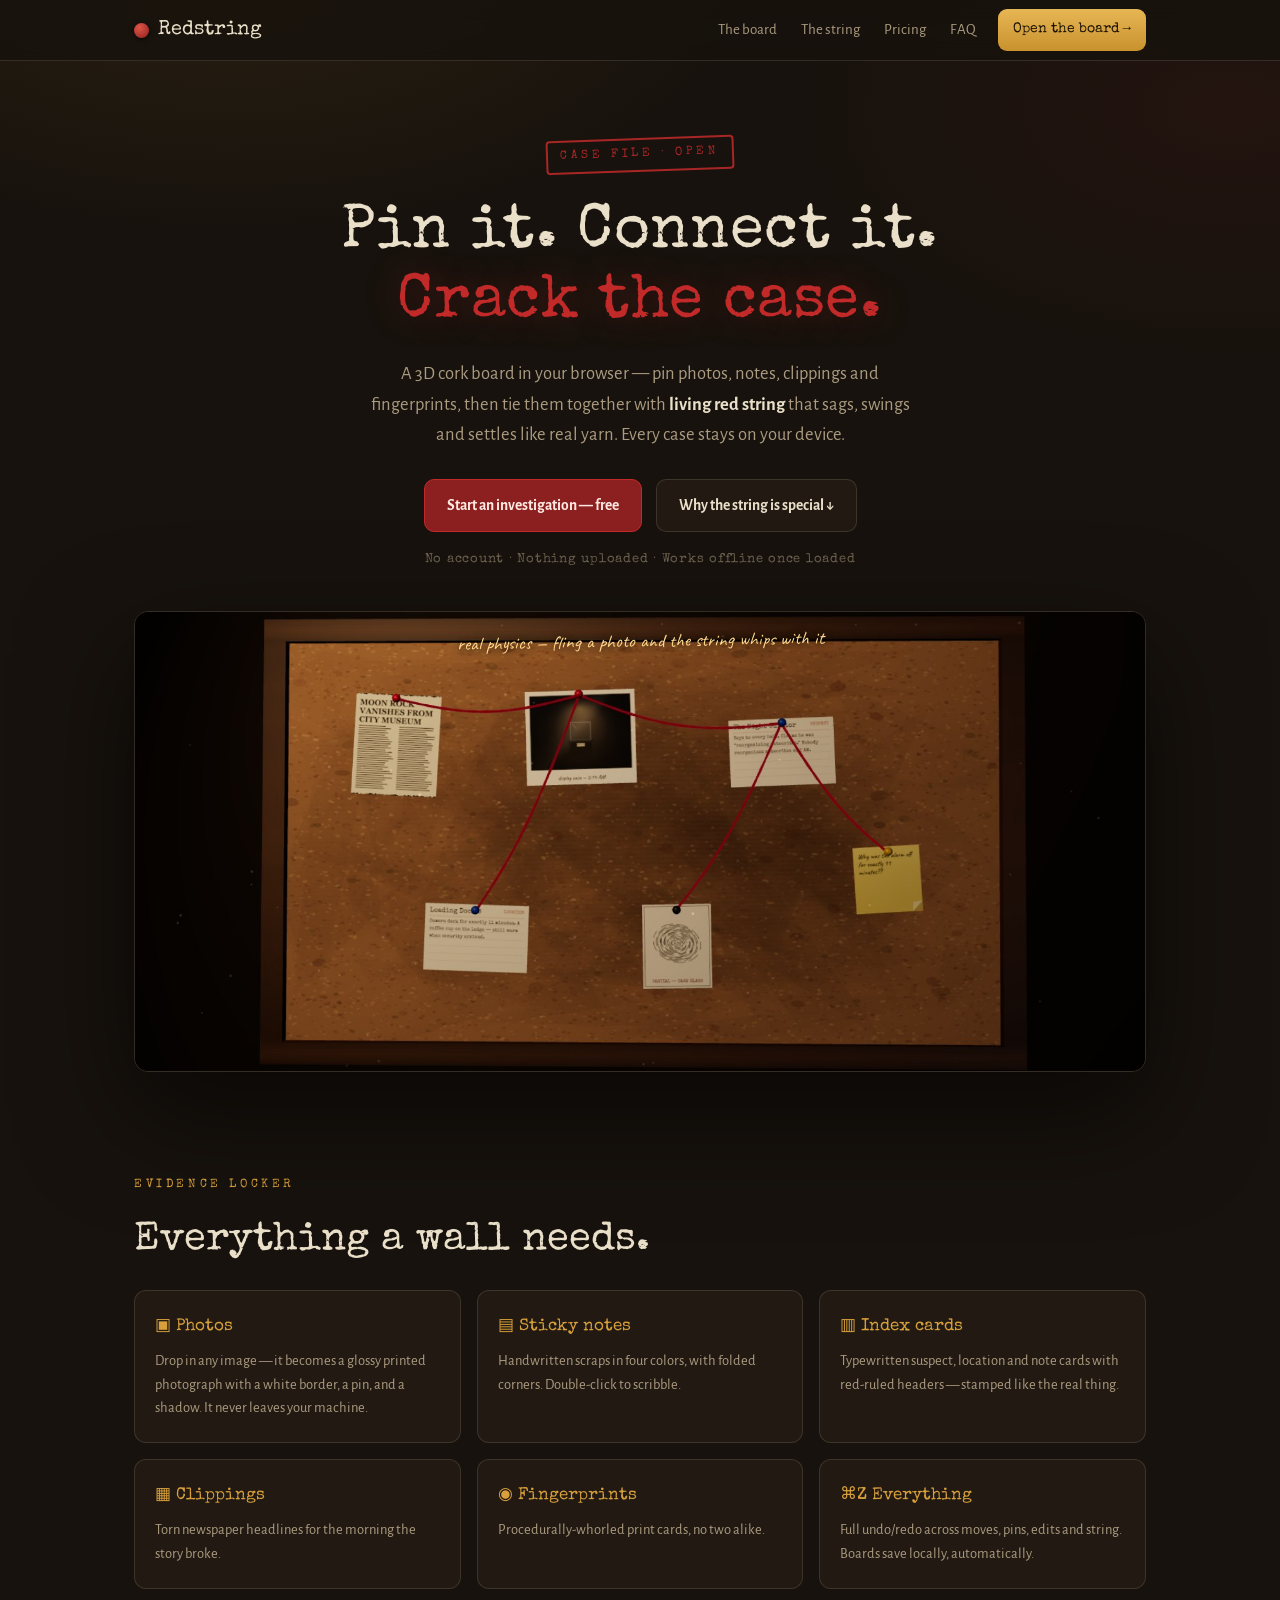
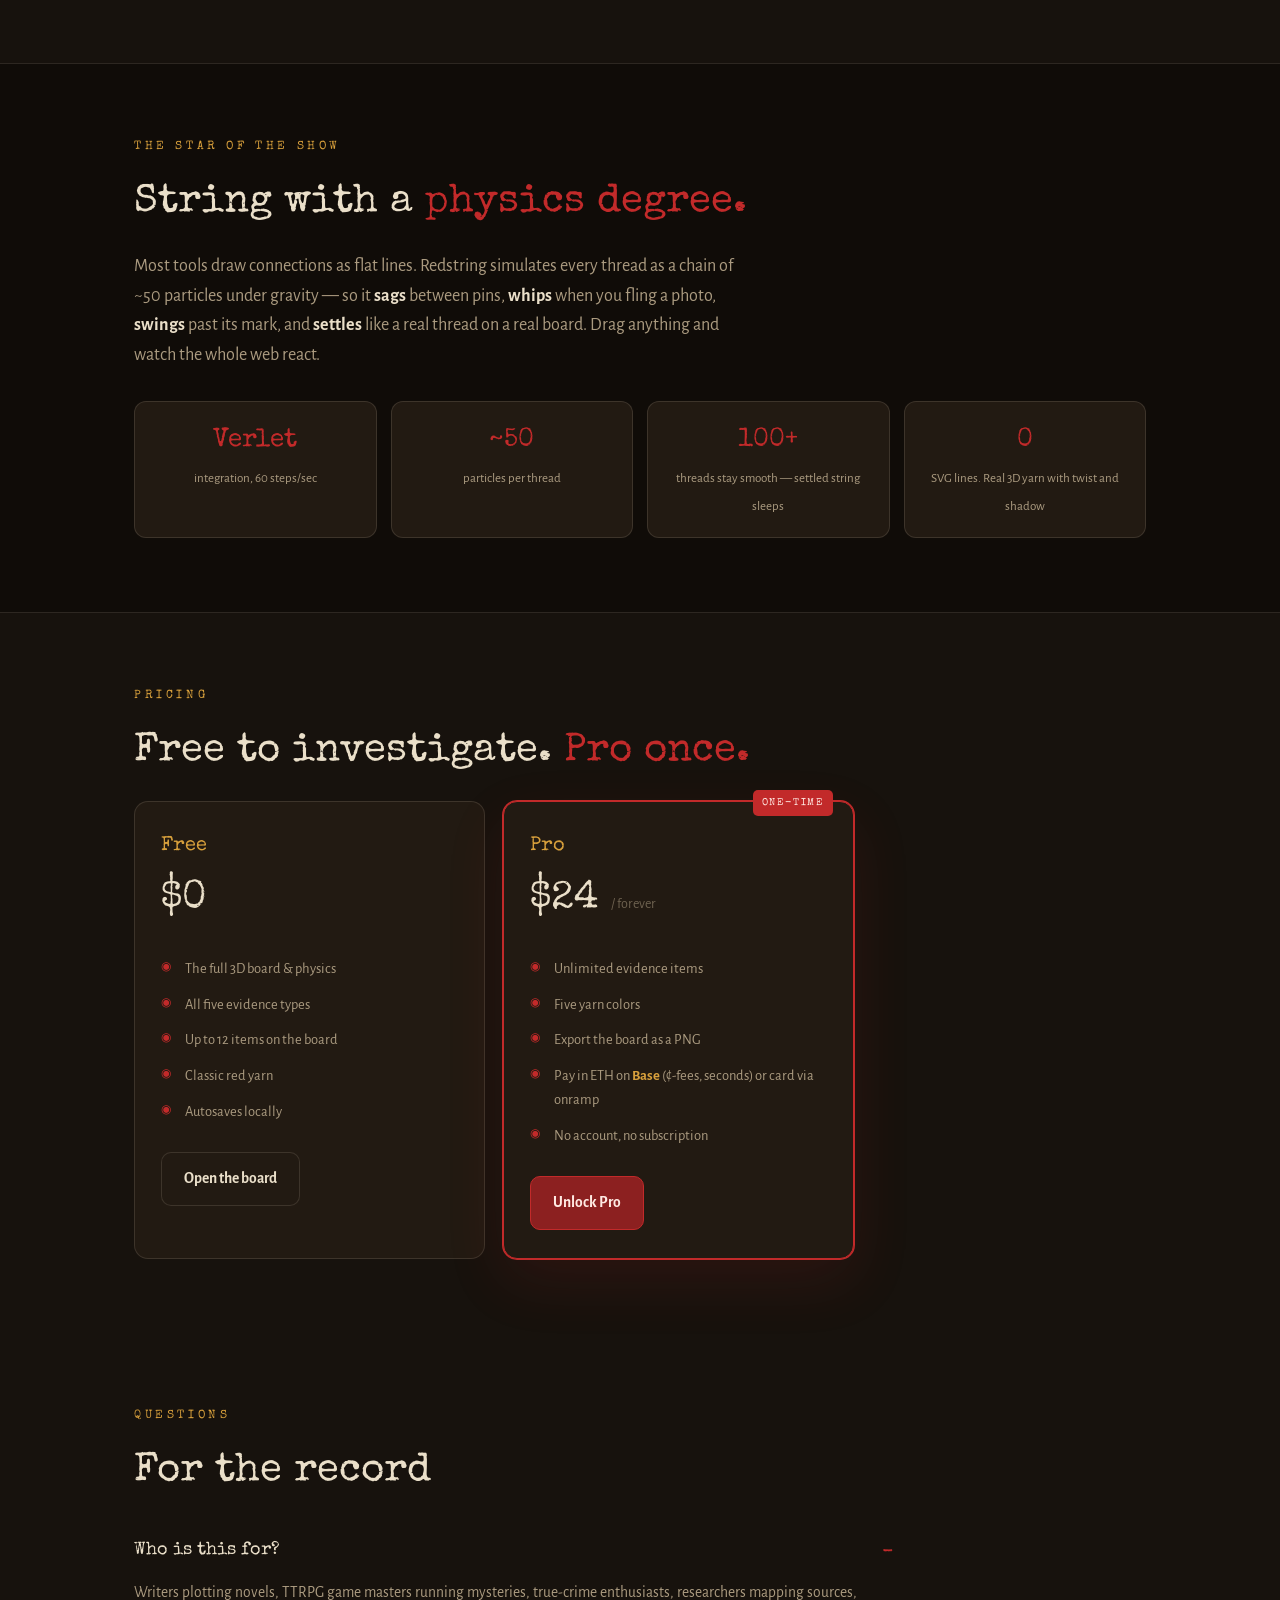
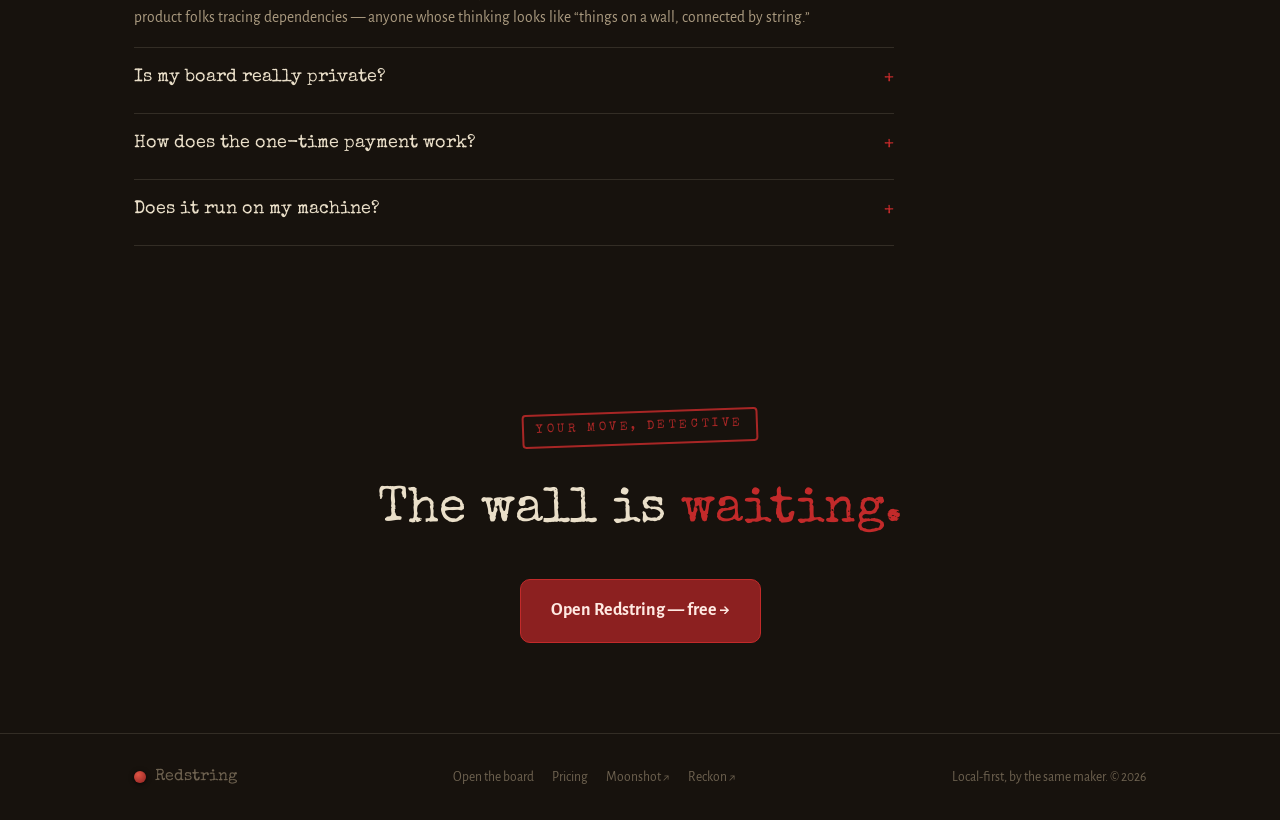
<file: redstring/index.html>
<!doctype html>
<html lang="en">
<head>
<meta charset="utf-8">
<meta name="viewport" content="width=device-width, initial-scale=1">
<meta name="theme-color" content="#17120d">
<title>Redstring — the investigation board with real physics</title>
<meta name="description" content="A 3D cork board in your browser: pin photos, notes, clippings and fingerprints, then connect them with living red string that sags, swings and settles like real yarn. 100% local, nothing uploaded.">
<meta property="og:type" content="website">
<meta property="og:url" content="https://ameeramer.github.io/redstring/">
<link rel="canonical" href="https://ameeramer.github.io/redstring/">
<meta property="og:title" content="Redstring — the investigation board with real physics">
<meta property="og:description" content="Pin evidence to a 3D cork board and connect it with physically-simulated red string. Like Miro met an FBI evidence board. All local, nothing uploaded.">
<meta property="og:image" content="https://ameeramer.github.io/redstring/board.jpg">
<meta name="twitter:card" content="summary_large_image">
<link rel="icon" href="data:image/svg+xml,<svg xmlns='http://www.w3.org/2000/svg' viewBox='0 0 100 100'><rect width='100' height='100' rx='20' fill='%2317120d'/><circle cx='30' cy='34' r='10' fill='%23c22a2a'/><circle cx='72' cy='68' r='10' fill='%23c22a2a'/><path d='M30 34 Q 50 62 72 68' stroke='%23b3202a' stroke-width='5' fill='none'/></svg>">
<link rel="preconnect" href="https://fonts.googleapis.com">
<link rel="preconnect" href="https://fonts.gstatic.com" crossorigin>
<link href="https://fonts.googleapis.com/css2?family=Special+Elite&family=Caveat:wght@600&family=Alegreya+Sans:wght@400;500;700&display=swap" rel="stylesheet">
<link rel="stylesheet" href="css/landing.css">
<script type="application/ld+json">
{
  "@context": "https://schema.org",
  "@type": "SoftwareApplication",
  "name": "Redstring",
  "applicationCategory": "ProductivityApplication",
  "operatingSystem": "Web",
  "url": "https://ameeramer.github.io/redstring/",
  "image": "https://ameeramer.github.io/redstring/board.jpg",
  "description": "A 3D investigation board in the browser: pin photos, notes, clippings and fingerprints to a cork board and connect them with physically-simulated red string. 100% local — nothing uploaded.",
  "offers": { "@type": "Offer", "price": "0", "priceCurrency": "USD" },
  "featureList": "3D cork board, Verlet rope physics, photo/sticky/card/clipping/fingerprint evidence, connect mode, undo/redo, local persistence, PNG export (Pro)"
}
</script>
</head>
<body>

<nav class="nav">
  <div class="wrap nav-inner">
    <a class="logo" href="#top"><span class="logo-pin"></span>Redstring</a>
    <div class="nav-links">
      <a href="#features">The board</a>
      <a href="#string">The string</a>
      <a href="#pricing">Pricing</a>
      <a href="#faq">FAQ</a>
    </div>
    <a class="nav-cta" href="app/">Open the board →</a>
  </div>
</nav>

<header class="hero" id="top">
  <div class="wrap">
    <div class="case-stamp">CASE FILE · OPEN</div>
    <h1 class="hero-title">Pin it. Connect it.<br><em>Crack the case.</em></h1>
    <p class="hero-sub">A 3D cork board in your browser — pin photos, notes, clippings and
    fingerprints, then tie them together with <strong>living red string</strong> that sags,
    swings and settles like real yarn. Every case stays on your device.</p>
    <div class="hero-actions">
      <a class="btn primary" href="app/">Start an investigation — free</a>
      <a class="btn" href="#string">Why the string is special ↓</a>
    </div>
    <p class="hero-note">No account · Nothing uploaded · Works offline once loaded</p>
  </div>
  <div class="hero-board wrap">
    <div class="board-shot">
      <div class="shot-caption">real physics — fling a photo and the string whips with it</div>
      <a href="app/" class="shot-link" aria-label="Open Redstring">
        <video src="board.mp4" poster="board.jpg" autoplay muted loop playsinline
          aria-label="Dragging a pinned photo around a 3D cork board while red string physically follows, whips and settles"></video>
      </a>
    </div>
  </div>
</header>

<section id="features">
  <div class="wrap">
    <div class="sec-kicker">EVIDENCE LOCKER</div>
    <h2 class="sec-title">Everything a wall needs.</h2>
    <div class="grid">
      <div class="card"><h3>▣ Photos</h3><p>Drop in any image — it becomes a glossy printed photograph with a white border, a pin, and a shadow. It never leaves your machine.</p></div>
      <div class="card"><h3>▤ Sticky notes</h3><p>Handwritten scraps in four colors, with folded corners. Double-click to scribble.</p></div>
      <div class="card"><h3>▥ Index cards</h3><p>Typewritten suspect, location and note cards with red-ruled headers — stamped like the real thing.</p></div>
      <div class="card"><h3>▦ Clippings</h3><p>Torn newspaper headlines for the morning the story broke.</p></div>
      <div class="card"><h3>◉ Fingerprints</h3><p>Procedurally-whorled print cards, no two alike.</p></div>
      <div class="card"><h3>⌘Z Everything</h3><p>Full undo/redo across moves, pins, edits and string. Boards save locally, automatically.</p></div>
    </div>
  </div>
</section>

<section id="string" class="string-band">
  <div class="wrap">
    <div class="sec-kicker">THE STAR OF THE SHOW</div>
    <h2 class="sec-title">String with a <em>physics degree.</em></h2>
    <p class="sec-lead">Most tools draw connections as flat lines. Redstring simulates every
    thread as a chain of ~50 particles under gravity — so it <strong>sags</strong> between pins,
    <strong>whips</strong> when you fling a photo, <strong>swings</strong> past its mark, and
    <strong>settles</strong> like a real thread on a real board. Drag anything and watch the
    whole web react.</p>
    <div class="string-facts">
      <div class="fact"><b>Verlet</b><span>integration, 60 steps/sec</span></div>
      <div class="fact"><b>~50</b><span>particles per thread</span></div>
      <div class="fact"><b>100+</b><span>threads stay smooth — settled string sleeps</span></div>
      <div class="fact"><b>0</b><span>SVG lines. Real 3D yarn with twist and shadow</span></div>
    </div>
  </div>
</section>

<section id="pricing">
  <div class="wrap">
    <div class="sec-kicker">PRICING</div>
    <h2 class="sec-title">Free to investigate. <em>Pro once.</em></h2>
    <div class="prices">
      <div class="price">
        <h3>Free</h3>
        <div class="amt">$0</div>
        <ul>
          <li>The full 3D board &amp; physics</li>
          <li>All five evidence types</li>
          <li>Up to 12 items on the board</li>
          <li>Classic red yarn</li>
          <li>Autosaves locally</li>
        </ul>
        <a class="btn" href="app/">Open the board</a>
      </div>
      <div class="price pro">
        <span class="price-tag">ONE-TIME</span>
        <h3>Pro</h3>
        <div class="amt">$24 <small>/ forever</small></div>
        <ul>
          <li>Unlimited evidence items</li>
          <li>Five yarn colors</li>
          <li>Export the board as a PNG</li>
          <li>Pay in ETH on <b>Base</b> (¢-fees, seconds) or card via onramp</li>
          <li>No account, no subscription</li>
        </ul>
        <a class="btn primary" href="app/#pro">Unlock Pro</a>
      </div>
    </div>
  </div>
</section>

<section id="faq">
  <div class="wrap faq">
    <div class="sec-kicker">QUESTIONS</div>
    <h2 class="sec-title">For the record</h2>
    <details open>
      <summary>Who is this for?</summary>
      <p>Writers plotting novels, TTRPG game masters running mysteries, true-crime enthusiasts,
      researchers mapping sources, product folks tracing dependencies — anyone whose thinking
      looks like “things on a wall, connected by string.”</p>
    </details>
    <details>
      <summary>Is my board really private?</summary>
      <p>Yes. Redstring is a static page — there is no server. Photos and notes are stored in
      your browser only. Nothing is uploaded, ever.</p>
    </details>
    <details>
      <summary>How does the one-time payment work?</summary>
      <p>Pro is verified directly on-chain in your browser: send ~$24 of ETH on <strong>Base</strong>
      (an Ethereum L2 — fees under a cent, confirms in seconds) or Ethereum mainnet, paste the
      transaction, done. No processor, no account, nothing stored about you.</p>
    </details>
    <details>
      <summary>Does it run on my machine?</summary>
      <p>It's WebGL — any reasonably modern laptop or desktop runs it at 60fps. The physics
      sleeps threads that aren't moving, so big boards stay smooth.</p>
    </details>
  </div>
</section>

<section class="final">
  <div class="wrap">
    <div class="case-stamp">YOUR MOVE, DETECTIVE</div>
    <h2>The wall is <em>waiting.</em></h2>
    <a class="btn primary big" href="app/">Open Redstring — free →</a>
  </div>
</section>

<footer>
  <div class="wrap foot-inner">
    <div class="logo" style="font-size:16px"><span class="logo-pin small"></span>Redstring</div>
    <div class="foot-links">
      <a href="app/">Open the board</a>
      <a href="#pricing">Pricing</a>
      <a href="../">Moonshot ↗</a>
      <a href="../reckon/">Reckon ↗</a>
    </div>
    <div>Local-first, by the same maker. © 2026</div>
  </div>
</footer>

</body>
</html>
</file>
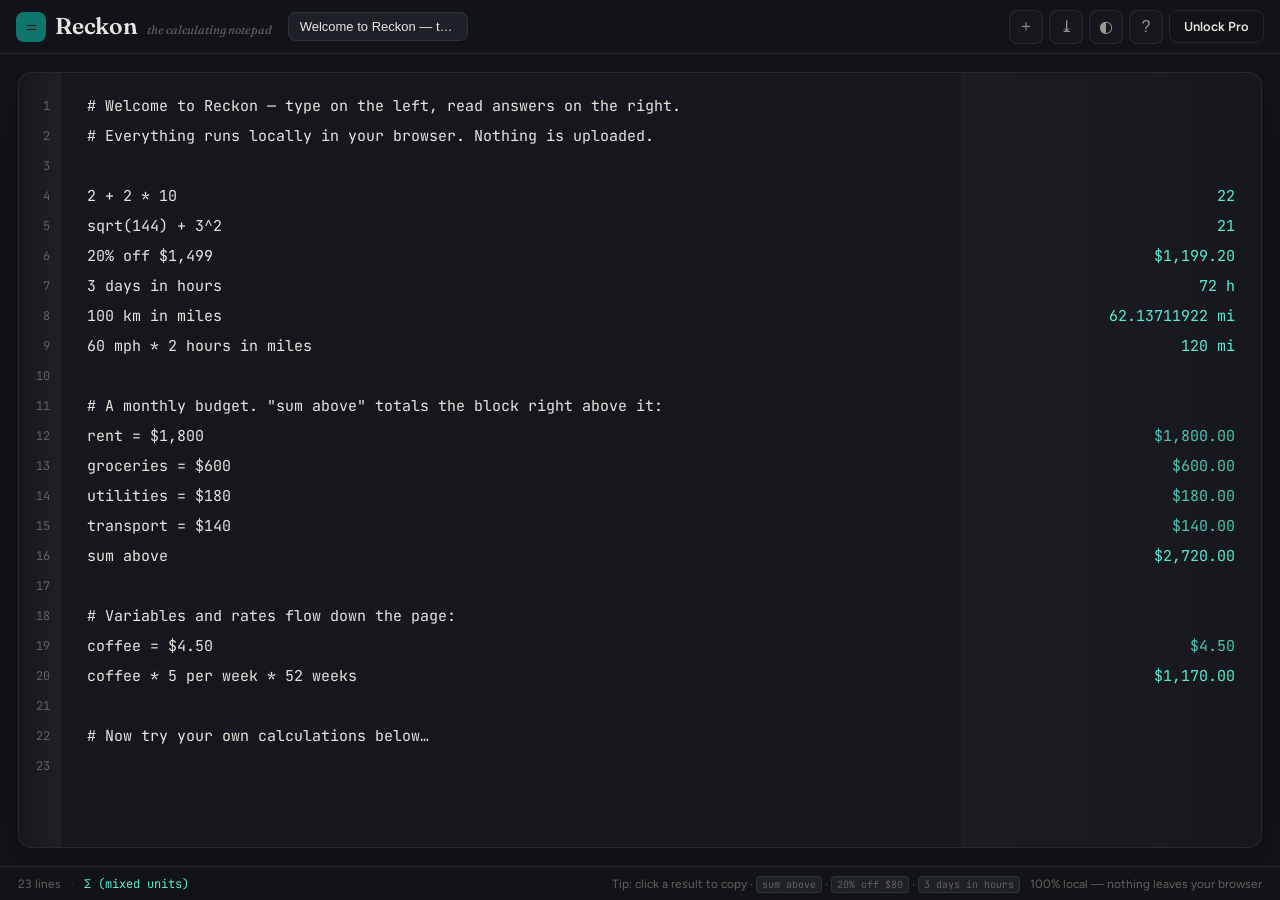
<file: reckon/app/index.html>
<!doctype html>
<html lang="en">
<head>
<meta charset="utf-8">
<meta name="viewport" content="width=device-width, initial-scale=1">
<meta name="theme-color" content="#111318">
<title>Reckon — the calculating notepad</title>
<meta name="description" content="Type math in plain language and get live answers. Units, currencies, percentages, variables, dates — 100% in your browser, nothing uploaded.">
<meta property="og:url" content="https://ameeramer.github.io/reckon/app/">
<link rel="canonical" href="https://ameeramer.github.io/reckon/app/">
<meta property="og:title" content="Reckon — the calculating notepad">
<meta property="og:description" content="A notepad that does the math. Units, currencies, %, variables — all local, nothing uploaded.">
<meta name="twitter:card" content="summary_large_image">
<link rel="icon" href="data:image/svg+xml,<svg xmlns='http://www.w3.org/2000/svg' viewBox='0 0 100 100'><rect width='100' height='100' rx='22' fill='%230f766e'/><text x='50' y='72' font-size='62' text-anchor='middle' fill='%23faf7f0' font-family='Georgia,serif'>=</text></svg>">
<link rel="preconnect" href="https://fonts.googleapis.com">
<link rel="preconnect" href="https://fonts.gstatic.com" crossorigin>
<link href="https://fonts.googleapis.com/css2?family=Fraunces:ital,opsz,wght@0,9..144,400;0,9..144,600;1,9..144,400&family=Figtree:wght@400;500;600;700&family=JetBrains+Mono:wght@400;500;600&display=swap" rel="stylesheet">
<link rel="stylesheet" href="css/app.css">
</head>
<body data-theme="dark">

<header class="topbar">
  <div class="brand">
    <span class="brand-mark">=</span>
    <span class="brand-name">Reckon</span>
    <span class="brand-tag">the calculating notepad</span>
  </div>
  <nav class="tabs" id="tabs" aria-label="Documents"></nav>
  <div class="topbar-actions">
    <button class="icon-btn" id="btn-newtab" title="New note">＋</button>
    <button class="icon-btn" id="btn-export" title="Export note (.txt)">⤓</button>
    <button class="icon-btn" id="btn-theme" title="Toggle theme">◐</button>
    <button class="icon-btn" id="btn-help" title="Cheatsheet">?</button>
    <button class="btn ghost" id="btn-pro">Unlock&nbsp;Pro</button>
    <span class="pro-badge" id="pro-badge" hidden>PRO</span>
  </div>
</header>

<main class="workspace">
  <div class="pad" id="pad">
    <div class="gutter" id="linenums" aria-hidden="true"></div>
    <textarea id="input" class="input" spellcheck="false" autocomplete="off"
      autocapitalize="off" wrap="off" aria-label="Notepad — type calculations"></textarea>
    <div class="results" id="results" aria-live="polite"></div>
  </div>
</main>

<footer class="statusbar">
  <span id="stat-lines">0 lines</span>
  <span class="stat-sep">·</span>
  <span id="stat-total">Σ —</span>
  <span class="stat-grow"></span>
  <span class="stat-hint">Tip: click a result to copy · <kbd>sum above</kbd> · <kbd>20% off $80</kbd> · <kbd>3 days in hours</kbd></span>
  <span class="stat-privacy">100% local — nothing leaves your browser</span>
</footer>

<dialog id="help-modal" class="modal">
  <form method="dialog" class="modal-body">
    <button class="modal-close" value="cancel" aria-label="Close">✕</button>
    <h3 class="modal-title">Cheatsheet</h3>
    <div class="cheat-grid" id="cheat-grid"></div>
    <p class="cheat-foot">Everything is computed locally. Type on the left, read answers on the right.</p>
  </form>
</dialog>

<dialog id="pro-modal" class="modal"></dialog>
<div class="toast" id="toast" role="status" popover="manual"></div>

<script type="module" src="js/main.js"></script>
</body>
</html>
</file>
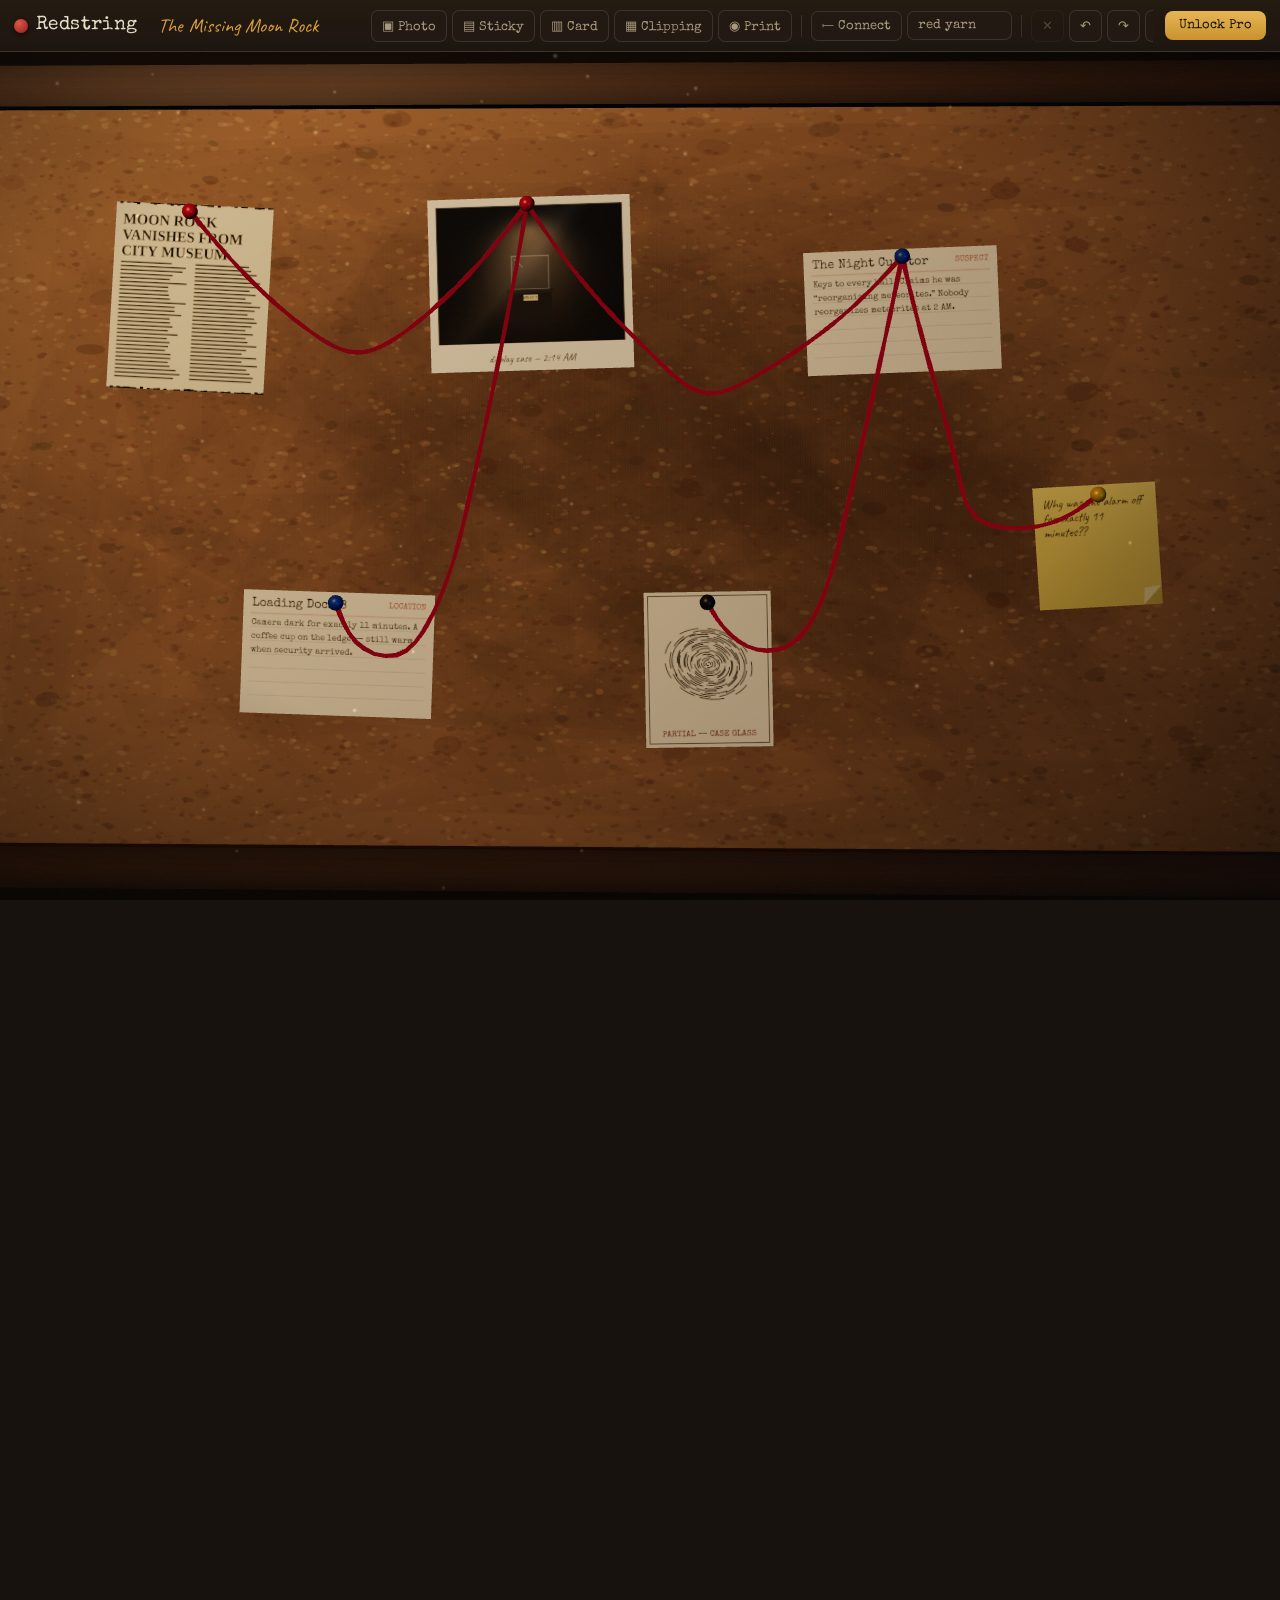
<file: redstring/app/index.html>
<!doctype html>
<html lang="en">
<head>
<meta charset="utf-8">
<meta name="viewport" content="width=device-width, initial-scale=1">
<meta name="theme-color" content="#17120d">
<title>Redstring — the investigation board</title>
<meta name="description" content="A 3D cork board with real physics: pin evidence, connect it with living red string, crack the case. 100% in your browser, nothing uploaded.">
<meta property="og:title" content="Redstring — the investigation board">
<meta property="og:description" content="Pin evidence to a 3D cork board and connect it with physically-simulated red string. All local, nothing uploaded.">
<meta property="og:image" content="https://ameeramer.github.io/redstring/board.jpg">
<meta property="og:url" content="https://ameeramer.github.io/redstring/app/">
<link rel="canonical" href="https://ameeramer.github.io/redstring/app/">
<meta name="twitter:card" content="summary_large_image">
<link rel="icon" href="data:image/svg+xml,<svg xmlns='http://www.w3.org/2000/svg' viewBox='0 0 100 100'><rect width='100' height='100' rx='20' fill='%2317120d'/><circle cx='30' cy='34' r='10' fill='%23c22a2a'/><circle cx='72' cy='68' r='10' fill='%23c22a2a'/><path d='M30 34 Q 50 62 72 68' stroke='%23b3202a' stroke-width='5' fill='none'/></svg>">
<link rel="preconnect" href="https://fonts.googleapis.com">
<link rel="preconnect" href="https://fonts.gstatic.com" crossorigin>
<link href="https://fonts.googleapis.com/css2?family=Special+Elite&family=Caveat:wght@500;600&family=Alegreya+Sans:wght@400;500;700&display=swap" rel="stylesheet">
<link rel="stylesheet" href="css/app.css">
</head>
<body>

<div id="loading"><span class="load-mark">◉—◉</span><span>pinning the board…</span></div>

<header class="topbar">
  <a class="brand" href="../" title="Redstring home">
    <span class="brand-pin"></span><span class="brand-name">Redstring</span>
  </a>
  <input id="board-name" class="board-name" spellcheck="false" maxlength="48" aria-label="Case name">
  <div class="tools">
    <button class="tool" id="btn-photo" title="Pin a photo (upload)">▣ Photo</button>
    <button class="tool" id="btn-sticky" title="Sticky note">▤ Sticky</button>
    <button class="tool" id="btn-card" title="Index card">▥ Card</button>
    <button class="tool" id="btn-clipping" title="Newspaper clipping">▦ Clipping</button>
    <button class="tool" id="btn-print" title="Fingerprint card">◉ Print</button>
    <span class="tool-sep"></span>
    <button class="tool connect" id="btn-connect" title="Connect two items with string (C)">⟝ Connect</button>
    <select id="yarn-color" class="tool" title="Yarn color">
      <option value="red">red yarn</option>
      <option value="blue">blue — Pro</option>
      <option value="gold">gold — Pro</option>
      <option value="black">black — Pro</option>
      <option value="white">white — Pro</option>
    </select>
    <span class="tool-sep"></span>
    <button class="tool" id="btn-delete" title="Delete selected (⌫)" disabled>✕</button>
    <button class="tool" id="btn-undo" title="Undo (⌘Z)">↶</button>
    <button class="tool" id="btn-redo" title="Redo (⌘⇧Z)">↷</button>
    <button class="tool" id="btn-export" title="Export board as PNG (Pro)">⤓</button>
    <button class="tool" id="btn-new" title="New board">⊘</button>
    <button class="tool" id="btn-help" title="Help">?</button>
  </div>
  <button class="btn-pro" id="btn-pro">Unlock Pro</button>
  <span class="pro-badge" id="pro-badge" hidden>PRO</span>
</header>

<main class="stage-wrap">
  <canvas id="stage"></canvas>
  <div class="vignette" aria-hidden="true"></div>
  <div class="grain" aria-hidden="true"></div>
  <div id="hint" class="hint" role="status"></div>
</main>

<input type="file" id="file-input" accept="image/png,image/jpeg,image/webp,image/gif" hidden>

<dialog id="help-modal" class="modal">
  <form method="dialog" class="modal-body">
    <button class="modal-close" value="cancel" aria-label="Close">✕</button>
    <h3 class="modal-title">How to run an investigation</h3>
    <ul class="help-list">
      <li><b>Pin evidence</b> — photos (uploaded, stays on your device), stickies, index cards, clippings, fingerprints.</li>
      <li><b>Drag</b> anything — the string physically follows, swings, and settles.</li>
      <li><b>Connect</b> (<kbd>C</kbd>) — click two items and red string grows between their pins.</li>
      <li><b>Double-click</b> a sticky, card, or clipping to edit its text.</li>
      <li><b>Select + <kbd>⌫</kbd></b> deletes. <kbd>⌘Z</kbd> / <kbd>⌘⇧Z</kbd> undo &amp; redo everything.</li>
      <li><b>Pan</b> the empty cork; <b>scroll</b> to zoom toward your cursor.</li>
    </ul>
    <p class="help-foot">Everything is local: the board lives in your browser. Nothing is uploaded, ever.</p>
  </form>
</dialog>

<dialog id="edit-modal" class="modal">
  <div class="modal-body">
    <h3 class="modal-title">Edit</h3>
    <textarea id="edit-text" class="edit-text" rows="4" maxlength="400"></textarea>
    <div class="edit-row">
      <button class="btn ghost" id="edit-cancel" type="button">Cancel</button>
      <button class="btn primary" id="edit-save" type="button">Save</button>
    </div>
  </div>
</dialog>

<dialog id="pro-modal" class="modal"></dialog>
<div class="toast" id="toast" role="status"></div>

<script type="module" src="js/main.js"></script>
</body>
</html>
</file>
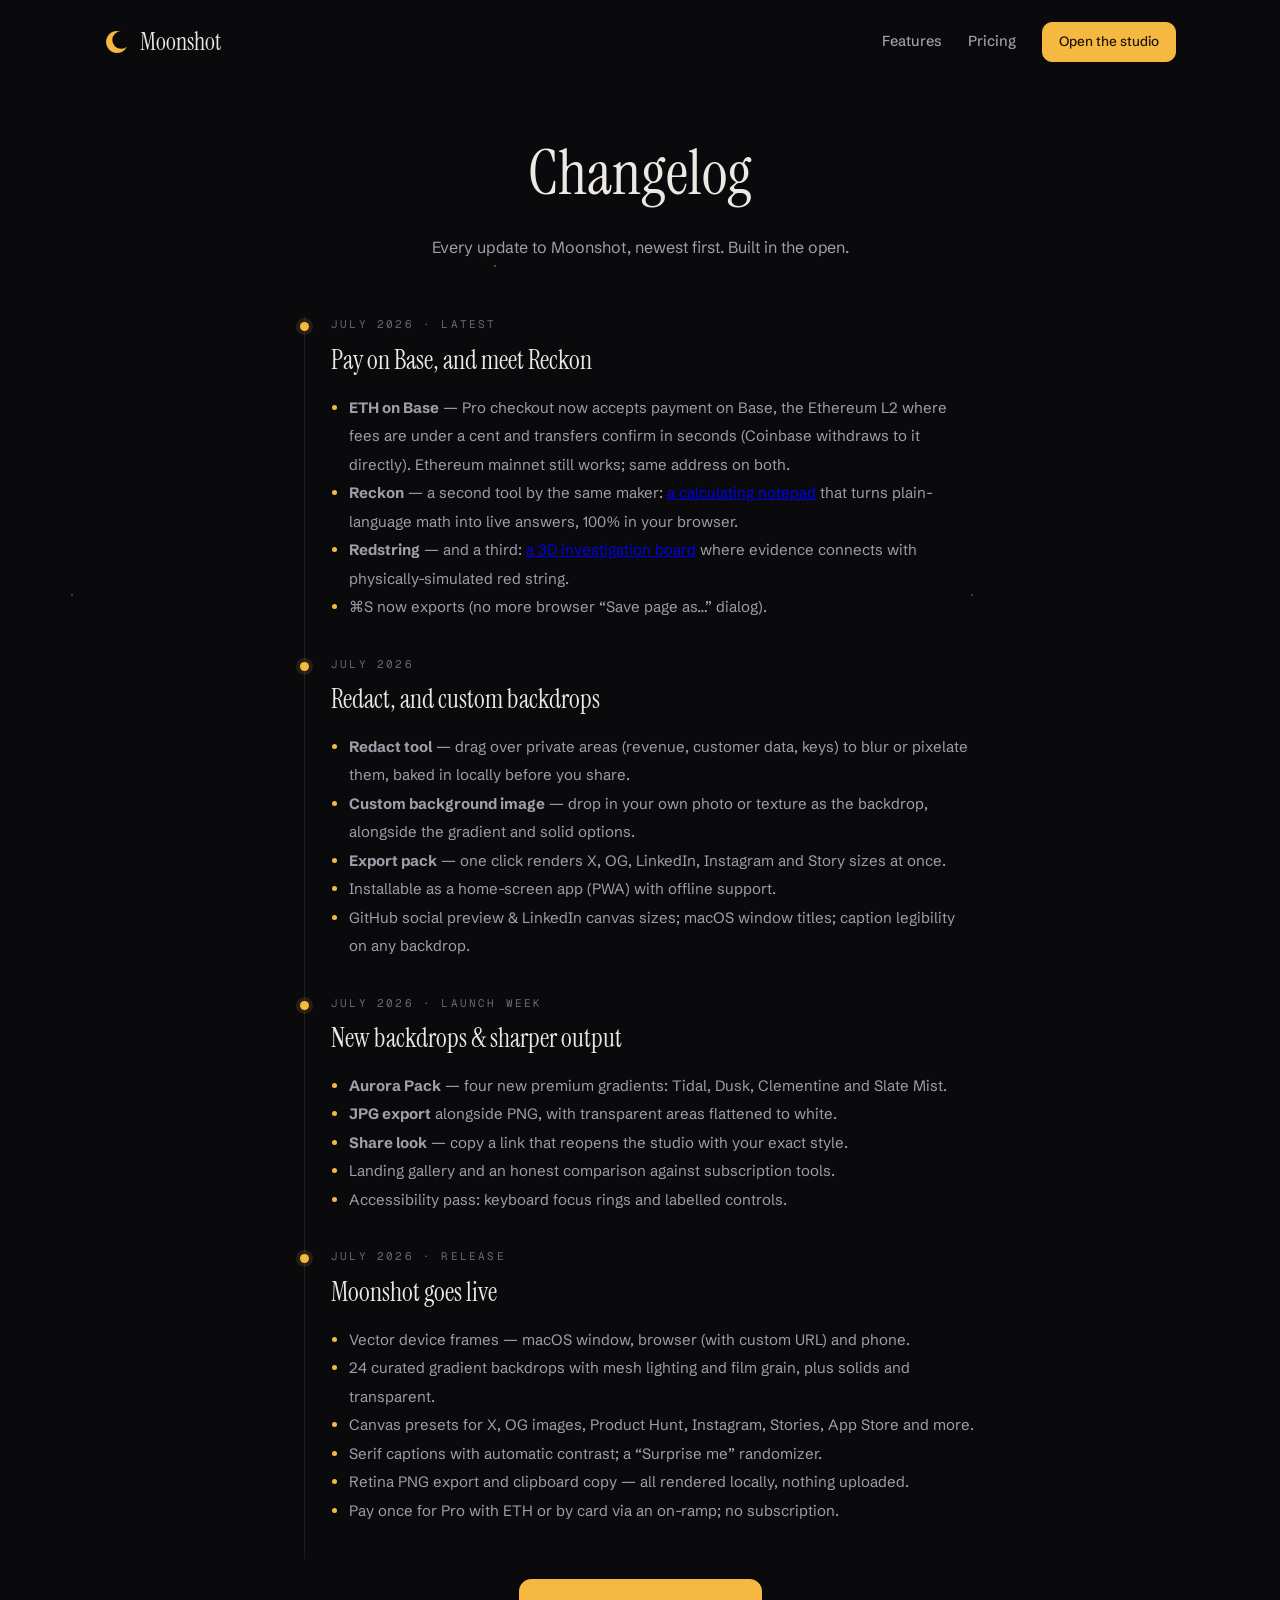
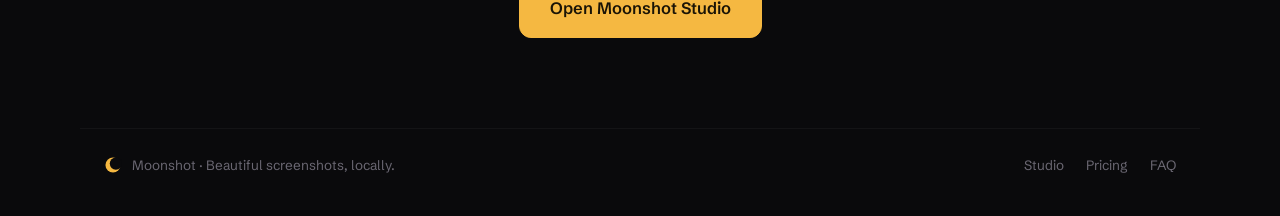
<file: changelog.html>
<!doctype html>
<html lang="en">
<head>
<meta charset="utf-8">
<meta name="viewport" content="width=device-width, initial-scale=1">
<meta name="theme-color" content="#0a0a0c">
<title>Changelog — Moonshot</title>
<link rel="canonical" href="https://ameeramer.github.io/changelog.html">
<meta name="description" content="What's new in Moonshot — the privacy-first, in-browser screenshot beautifier.">
<meta property="og:title" content="Moonshot — Changelog">
<meta property="og:description" content="What's new in Moonshot: redact, custom backgrounds, one-click social export pack, and more.">
<meta property="og:url" content="https://ameeramer.github.io/changelog.html">
<meta property="og:image" content="https://ameeramer.github.io/og.png">
<meta name="twitter:card" content="summary_large_image">
<link rel="icon" href="data:image/svg+xml,<svg xmlns='http://www.w3.org/2000/svg' viewBox='0 0 100 100'><circle cx='50' cy='50' r='42' fill='%23f5b841'/><circle cx='66' cy='42' r='34' fill='%230a0a0c'/></svg>">
<link rel="apple-touch-icon" href="/logo.png">
<link rel="preconnect" href="https://fonts.googleapis.com">
<link rel="preconnect" href="https://fonts.gstatic.com" crossorigin>
<link href="https://fonts.googleapis.com/css2?family=Instrument+Serif:ital@0;1&family=Schibsted+Grotesk:wght@400;500;600&family=Geist+Mono:wght@400;500&display=swap" rel="stylesheet">
<link rel="stylesheet" href="css/landing.css">
<style>
  .log-wrap { max-width: 720px; margin: 0 auto; padding: 40px 24px 90px; position: relative; z-index: 1; }
  .log-head { text-align: center; margin-bottom: 56px; }
  .log-head h1 { font-family: var(--font-disp); font-weight: 400; font-size: clamp(38px, 7vw, 62px); margin: 0 0 12px; }
  .log-head p { color: var(--ink-dim); margin: 0; }
  .entry { border-left: 1px solid var(--seam); padding: 0 0 34px 26px; position: relative; }
  .entry::before { content: ""; position: absolute; left: -5px; top: 6px; width: 9px; height: 9px;
    border-radius: 50%; background: var(--gold); box-shadow: 0 0 0 4px rgba(245,184,65,.12); }
  .entry:last-child { border-left-color: transparent; }
  .entry .date { font-family: var(--font-mono); font-size: 11px; letter-spacing: .2em;
    text-transform: uppercase; color: var(--ink-faint); }
  .entry h2 { font-family: var(--font-disp); font-weight: 400; font-size: 26px; margin: 6px 0 12px; }
  .entry ul { margin: 0; padding-left: 18px; color: var(--ink-dim); line-height: 1.9; font-size: 15px; }
  .entry ul li::marker { color: var(--gold); }
  .log-cta { text-align: center; margin-top: 20px; }
</style>
</head>
<body>
<div class="stars" aria-hidden="true"></div>

<header class="nav">
  <a class="brand" href="./">
    <svg class="brand-moon" viewBox="0 0 100 100" aria-hidden="true"><circle cx="50" cy="50" r="42" fill="#f5b841"/><circle cx="66" cy="42" r="34" fill="#0a0a0c"/></svg>
    <span class="brand-name">Moonshot</span>
  </a>
  <nav class="nav-links">
    <a href="./#features">Features</a>
    <a href="./#pricing">Pricing</a>
    <a class="btn small primary" href="app/">Open the studio</a>
  </nav>
</header>

<main class="log-wrap">
  <div class="log-head">
    <h1>Changelog</h1>
    <p>Every update to Moonshot, newest first. Built in the open.</p>
  </div>

  <div class="entry">
    <div class="date">July 2026 · Latest</div>
    <h2>Pay on Base, and meet Reckon</h2>
    <ul>
      <li><strong>ETH on Base</strong> — Pro checkout now accepts payment on Base, the Ethereum L2 where fees are under a cent and transfers confirm in seconds (Coinbase withdraws to it directly). Ethereum mainnet still works; same address on both.</li>
      <li><strong>Reckon</strong> — a second tool by the same maker: <a href="reckon/">a calculating notepad</a> that turns plain-language math into live answers, 100% in your browser.</li>
      <li><strong>Redstring</strong> — and a third: <a href="redstring/">a 3D investigation board</a> where evidence connects with physically-simulated red string.</li>
      <li>⌘S now exports (no more browser “Save page as…” dialog).</li>
    </ul>
  </div>
  <div class="entry">
    <div class="date">July 2026</div>
    <h2>Redact, and custom backdrops</h2>
    <ul>
      <li><strong>Redact tool</strong> — drag over private areas (revenue, customer data, keys) to blur or pixelate them, baked in locally before you share.</li>
      <li><strong>Custom background image</strong> — drop in your own photo or texture as the backdrop, alongside the gradient and solid options.</li>
      <li><strong>Export pack</strong> — one click renders X, OG, LinkedIn, Instagram and Story sizes at once.</li>
      <li>Installable as a home-screen app (PWA) with offline support.</li>
      <li>GitHub social preview &amp; LinkedIn canvas sizes; macOS window titles; caption legibility on any backdrop.</li>
    </ul>
  </div>

  <div class="entry">
    <div class="date">July 2026 · Launch week</div>
    <h2>New backdrops &amp; sharper output</h2>
    <ul>
      <li><strong>Aurora Pack</strong> — four new premium gradients: Tidal, Dusk, Clementine and Slate Mist.</li>
      <li><strong>JPG export</strong> alongside PNG, with transparent areas flattened to white.</li>
      <li><strong>Share look</strong> — copy a link that reopens the studio with your exact style.</li>
      <li>Landing gallery and an honest comparison against subscription tools.</li>
      <li>Accessibility pass: keyboard focus rings and labelled controls.</li>
    </ul>
  </div>

  <div class="entry">
    <div class="date">July 2026 · Release</div>
    <h2>Moonshot goes live</h2>
    <ul>
      <li>Vector device frames — macOS window, browser (with custom URL) and phone.</li>
      <li>24 curated gradient backdrops with mesh lighting and film grain, plus solids and transparent.</li>
      <li>Canvas presets for X, OG images, Product Hunt, Instagram, Stories, App Store and more.</li>
      <li>Serif captions with automatic contrast; a “Surprise me” randomizer.</li>
      <li>Retina PNG export and clipboard copy — all rendered locally, nothing uploaded.</li>
      <li>Pay once for Pro with ETH or by card via an on-ramp; no subscription.</li>
    </ul>
  </div>

  <div class="log-cta">
    <a class="btn big primary" href="app/">Open Moonshot Studio</a>
  </div>
</main>

<footer class="footer">
  <div class="footer-left">
    <svg class="brand-moon" viewBox="0 0 100 100" aria-hidden="true"><circle cx="50" cy="50" r="42" fill="#f5b841"/><circle cx="66" cy="42" r="34" fill="#0a0a0c"/></svg>
    <span>Moonshot · Beautiful screenshots, locally.</span>
  </div>
  <div class="footer-right">
    <a href="app/">Studio</a>
    <a href="./#pricing">Pricing</a>
    <a href="./#faq">FAQ</a>
  </div>
</footer>
</body>
</html>
</file>
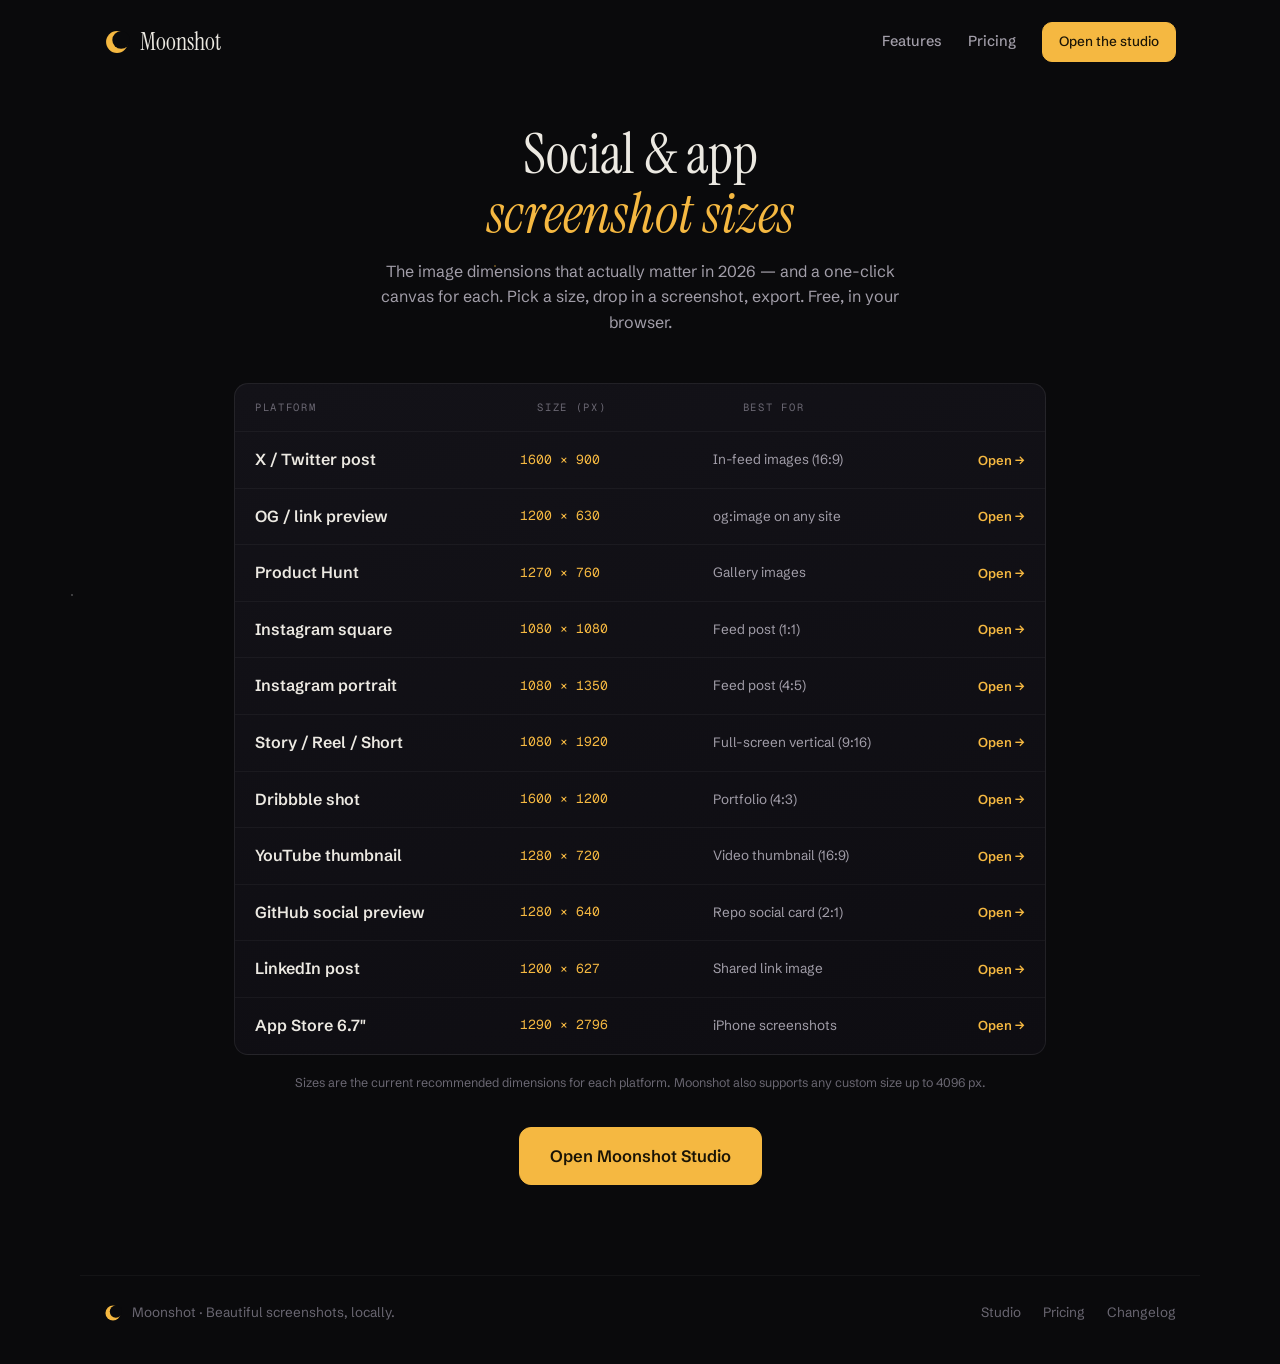
<file: sizes.html>
<!doctype html>
<html lang="en">
<head>
<meta charset="utf-8">
<meta name="viewport" content="width=device-width, initial-scale=1">
<meta name="theme-color" content="#0a0a0c">
<title>Social &amp; App Screenshot Sizes (2026) — X, OG, App Store &amp; more | Moonshot</title>
<meta name="description" content="A clean reference of image and screenshot sizes for 2026: X/Twitter posts, OG link previews, Product Hunt, Instagram, Stories, YouTube thumbnails and App Store screenshots. One click opens a matching, ready-to-export canvas.">
<link rel="canonical" href="https://ameeramer.github.io/sizes.html">
<meta property="og:title" content="Social & App Screenshot Sizes (2026 reference)">
<meta property="og:description" content="Every common social and app image size, with a one-click editor for each.">
<meta property="og:url" content="https://ameeramer.github.io/sizes.html">
<meta property="og:image" content="https://ameeramer.github.io/og.png">
<meta name="twitter:card" content="summary_large_image">
<link rel="icon" href="data:image/svg+xml,<svg xmlns='http://www.w3.org/2000/svg' viewBox='0 0 100 100'><circle cx='50' cy='50' r='42' fill='%23f5b841'/><circle cx='66' cy='42' r='34' fill='%230a0a0c'/></svg>">
<link rel="apple-touch-icon" href="/logo.png">
<link rel="preconnect" href="https://fonts.googleapis.com">
<link rel="preconnect" href="https://fonts.gstatic.com" crossorigin>
<link href="https://fonts.googleapis.com/css2?family=Instrument+Serif:ital@0;1&family=Schibsted+Grotesk:wght@400;500;600&family=Geist+Mono:wght@400;500&display=swap" rel="stylesheet">
<link rel="stylesheet" href="css/landing.css">
<style>
  .sz-wrap { max-width: 860px; margin: 0 auto; padding: 40px 24px 90px; position: relative; z-index: 1; }
  .sz-head { text-align: center; margin-bottom: 48px; }
  .sz-head h1 { font-family: var(--font-disp); font-weight: 400; font-size: clamp(34px, 6vw, 56px); margin: 0 0 14px; line-height: 1.08; }
  .sz-head h1 em { font-style: italic; color: var(--gold); }
  .sz-head p { color: var(--ink-dim); max-width: 560px; margin: 0 auto; }
  .sz-table { border: 1px solid var(--seam); border-radius: 14px; overflow: hidden;
    background: linear-gradient(165deg, #131218, #0e0d12); }
  .sz-row { display: grid; grid-template-columns: 1.4fr 1fr 1.4fr auto; align-items: center;
    gap: 14px; padding: 15px 20px; border-bottom: 1px solid var(--seam-soft); }
  .sz-row:last-child { border-bottom: 0; }
  .sz-head-row { font-family: var(--font-mono); font-size: 10.5px; letter-spacing: .16em;
    text-transform: uppercase; color: var(--ink-faint); }
  .sz-plat { font-weight: 600; color: var(--ink); }
  .sz-dim { font-family: var(--font-mono); font-size: 13px; color: var(--gold); }
  .sz-use { color: var(--ink-dim); font-size: 13.5px; }
  .sz-open { font-size: 13px; font-weight: 600; color: var(--gold); text-decoration: none; white-space: nowrap; }
  .sz-open:hover { text-decoration: underline; }
  .sz-cta { text-align: center; margin-top: 34px; }
  .sz-note { text-align: center; color: var(--ink-faint); font-size: 12.5px; margin-top: 18px; }
  @media (max-width: 640px) {
    .sz-row { grid-template-columns: 1fr auto; row-gap: 4px; }
    .sz-use { display: none; }
    .sz-head-row { display: none; }
  }
</style>
</head>
<body>
<div class="stars" aria-hidden="true"></div>

<header class="nav">
  <a class="brand" href="./">
    <svg class="brand-moon" viewBox="0 0 100 100" aria-hidden="true"><circle cx="50" cy="50" r="42" fill="#f5b841"/><circle cx="66" cy="42" r="34" fill="#0a0a0c"/></svg>
    <span class="brand-name">Moonshot</span>
  </a>
  <nav class="nav-links">
    <a href="./#features">Features</a>
    <a href="./#pricing">Pricing</a>
    <a class="btn small primary" href="app/">Open the studio</a>
  </nav>
</header>

<main class="sz-wrap">
  <div class="sz-head">
    <h1>Social &amp; app<br><em>screenshot sizes</em></h1>
    <p>The image dimensions that actually matter in 2026 — and a one-click canvas
    for each. Pick a size, drop in a screenshot, export. Free, in your browser.</p>
  </div>

  <div class="sz-table">
    <div class="sz-row sz-head-row">
      <span>Platform</span><span>Size (px)</span><span>Best for</span><span></span>
    </div>
    <div class="sz-row">
      <span class="sz-plat">X / Twitter post</span><span class="sz-dim">1600 × 900</span>
      <span class="sz-use">In-feed images (16:9)</span>
      <a class="sz-open" href="app/#look=JTdCJTIyY2FudmFzJTIyJTNBJTdCJTIycHJlc2V0JTIyJTNBJTIyeC1wb3N0JTIyJTdEJTdE">Open →</a>
    </div>
    <div class="sz-row">
      <span class="sz-plat">OG / link preview</span><span class="sz-dim">1200 × 630</span>
      <span class="sz-use">og:image on any site</span>
      <a class="sz-open" href="app/#look=JTdCJTIyY2FudmFzJTIyJTNBJTdCJTIycHJlc2V0JTIyJTNBJTIyb2clMjIlN0QlN0Q=">Open →</a>
    </div>
    <div class="sz-row">
      <span class="sz-plat">Product Hunt</span><span class="sz-dim">1270 × 760</span>
      <span class="sz-use">Gallery images</span>
      <a class="sz-open" href="app/#look=JTdCJTIyY2FudmFzJTIyJTNBJTdCJTIycHJlc2V0JTIyJTNBJTIycGglMjIlN0QlN0Q=">Open →</a>
    </div>
    <div class="sz-row">
      <span class="sz-plat">Instagram square</span><span class="sz-dim">1080 × 1080</span>
      <span class="sz-use">Feed post (1:1)</span>
      <a class="sz-open" href="app/#look=JTdCJTIyY2FudmFzJTIyJTNBJTdCJTIycHJlc2V0JTIyJTNBJTIyaWctc3F1YXJlJTIyJTdEJTdE">Open →</a>
    </div>
    <div class="sz-row">
      <span class="sz-plat">Instagram portrait</span><span class="sz-dim">1080 × 1350</span>
      <span class="sz-use">Feed post (4:5)</span>
      <a class="sz-open" href="app/#look=JTdCJTIyY2FudmFzJTIyJTNBJTdCJTIycHJlc2V0JTIyJTNBJTIyaWctcG9zdCUyMiU3RCU3RA==">Open →</a>
    </div>
    <div class="sz-row">
      <span class="sz-plat">Story / Reel / Short</span><span class="sz-dim">1080 × 1920</span>
      <span class="sz-use">Full-screen vertical (9:16)</span>
      <a class="sz-open" href="app/#look=JTdCJTIyY2FudmFzJTIyJTNBJTdCJTIycHJlc2V0JTIyJTNBJTIyc3RvcnklMjIlN0QlN0Q=">Open →</a>
    </div>
    <div class="sz-row">
      <span class="sz-plat">Dribbble shot</span><span class="sz-dim">1600 × 1200</span>
      <span class="sz-use">Portfolio (4:3)</span>
      <a class="sz-open" href="app/#look=JTdCJTIyY2FudmFzJTIyJTNBJTdCJTIycHJlc2V0JTIyJTNBJTIyZHJpYmJibGUlMjIlN0QlN0Q=">Open →</a>
    </div>
    <div class="sz-row">
      <span class="sz-plat">YouTube thumbnail</span><span class="sz-dim">1280 × 720</span>
      <span class="sz-use">Video thumbnail (16:9)</span>
      <a class="sz-open" href="app/#look=JTdCJTIyY2FudmFzJTIyJTNBJTdCJTIycHJlc2V0JTIyJTNBJTIyeXQlMjIlN0QlN0Q=">Open →</a>
    </div>
    <div class="sz-row">
      <span class="sz-plat">GitHub social preview</span><span class="sz-dim">1280 × 640</span>
      <span class="sz-use">Repo social card (2:1)</span>
      <a class="sz-open" href="app/#look=JTdCJTIyY2FudmFzJTIyJTNBJTdCJTIycHJlc2V0JTIyJTNBJTIyZ2gtc29jaWFsJTIyJTdEJTdE">Open →</a>
    </div>
    <div class="sz-row">
      <span class="sz-plat">LinkedIn post</span><span class="sz-dim">1200 × 627</span>
      <span class="sz-use">Shared link image</span>
      <a class="sz-open" href="app/#look=JTdCJTIyY2FudmFzJTIyJTNBJTdCJTIycHJlc2V0JTIyJTNBJTIybGlua2VkaW4lMjIlN0QlN0Q=">Open →</a>
    </div>
    <div class="sz-row">
      <span class="sz-plat">App Store 6.7″</span><span class="sz-dim">1290 × 2796</span>
      <span class="sz-use">iPhone screenshots</span>
      <a class="sz-open" href="app/#look=JTdCJTIyY2FudmFzJTIyJTNBJTdCJTIycHJlc2V0JTIyJTNBJTIyYXBwc3RvcmUlMjIlN0QlN0Q=">Open →</a>
    </div>
  </div>

  <p class="sz-note">Sizes are the current recommended dimensions for each platform.
  Moonshot also supports any custom size up to 4096&nbsp;px.</p>

  <div class="sz-cta">
    <a class="btn big primary" href="app/">Open Moonshot Studio</a>
  </div>
</main>

<footer class="footer">
  <div class="footer-left">
    <svg class="brand-moon" viewBox="0 0 100 100" aria-hidden="true"><circle cx="50" cy="50" r="42" fill="#f5b841"/><circle cx="66" cy="42" r="34" fill="#0a0a0c"/></svg>
    <span>Moonshot · Beautiful screenshots, locally.</span>
  </div>
  <div class="footer-right">
    <a href="app/">Studio</a>
    <a href="./#pricing">Pricing</a>
    <a href="changelog.html">Changelog</a>
  </div>
</footer>
</body>
</html>
</file>
<file: css/landing.css>
/* Moonshot landing — night-sky editorial. Space-black, moon-gold,
   Instrument Serif display over Schibsted Grotesk body. */

:root {
  --bg:        #0a0a0c;
  --panel:     #131218;
  --seam:      rgba(255, 255, 255, 0.08);
  --seam-soft: rgba(255, 255, 255, 0.045);
  --ink:       #ece9e2;
  --ink-dim:   #a29ea9;
  --ink-faint: #6a6772;
  --gold:      #f5b841;
  --font-ui:   "Schibsted Grotesk", -apple-system, "Segoe UI", sans-serif;
  --font-mono: "Geist Mono", ui-monospace, monospace;
  --font-disp: "Instrument Serif", Georgia, serif;
}

* { box-sizing: border-box; }

[hidden] { display: none !important; }

html { scroll-behavior: smooth; }

body {
  margin: 0;
  background: var(--bg);
  color: var(--ink);
  font-family: var(--font-ui);
  font-size: 16px;
  line-height: 1.6;
  -webkit-font-smoothing: antialiased;
  overflow-x: hidden;
}

/* Starfield: three layered radial-dot patterns, no images. */
.stars {
  position: fixed;
  inset: 0;
  pointer-events: none;
  z-index: 0;
  background-image:
    radial-gradient(1px 1px at 12% 22%, rgba(255,255,255,0.5) 50%, transparent 51%),
    radial-gradient(1px 1px at 78% 12%, rgba(255,255,255,0.4) 50%, transparent 51%),
    radial-gradient(1.5px 1.5px at 55% 38%, rgba(245,184,65,0.5) 50%, transparent 51%),
    radial-gradient(1px 1px at 32% 64%, rgba(255,255,255,0.35) 50%, transparent 51%),
    radial-gradient(1px 1px at 88% 55%, rgba(255,255,255,0.4) 50%, transparent 51%),
    radial-gradient(1.5px 1.5px at 8% 85%, rgba(255,255,255,0.3) 50%, transparent 51%),
    radial-gradient(1px 1px at 65% 82%, rgba(245,184,65,0.4) 50%, transparent 51%),
    radial-gradient(1px 1px at 42% 8%, rgba(255,255,255,0.45) 50%, transparent 51%);
  background-size: 900px 700px;
  opacity: 0.7;
}

main, header.nav, footer { position: relative; z-index: 1; }

/* ── Nav ─────────────────────────────────────────── */

.nav {
  display: flex;
  align-items: center;
  justify-content: space-between;
  max-width: 1120px;
  margin: 0 auto;
  padding: 22px 24px;
}

.brand {
  display: flex;
  align-items: center;
  gap: 10px;
  text-decoration: none;
  color: var(--ink);
}

.brand-moon { width: 26px; height: 26px; }

.brand-name {
  font-family: var(--font-disp);
  font-size: 24px;
}

.nav-links {
  display: flex;
  align-items: center;
  gap: 26px;
}

.nav-links a {
  color: var(--ink-dim);
  text-decoration: none;
  font-size: 14.5px;
  font-weight: 500;
  transition: color 0.15s;
}

.nav-links a:hover { color: var(--ink); }

/* ── Buttons ─────────────────────────────────────── */

.btn {
  display: inline-flex;
  align-items: center;
  justify-content: center;
  font-family: var(--font-ui);
  font-weight: 600;
  color: var(--ink);
  background: var(--panel);
  border: 1px solid var(--seam);
  border-radius: 10px;
  padding: 12px 22px;
  font-size: 15px;
  text-decoration: none;
  cursor: pointer;
  transition: transform 0.12s, background 0.15s, border-color 0.15s, box-shadow 0.15s;
}

.btn:hover { border-color: rgba(255, 255, 255, 0.2); transform: translateY(-1px); }

.btn.primary {
  background: var(--gold);
  border-color: var(--gold);
  color: #1a1406;
}

.btn.primary:hover {
  background: #ffca5f;
  box-shadow: 0 8px 32px rgba(245, 184, 65, 0.25);
}

.btn.big { padding: 15px 30px; font-size: 16.5px; border-radius: 12px; }
.btn.small { padding: 8px 16px; font-size: 13.5px; }
.btn.wide { width: 100%; }

/* ── Hero ────────────────────────────────────────── */

.hero {
  max-width: 1120px;
  margin: 0 auto;
  padding: 72px 24px 40px;
  text-align: center;
}

.kicker {
  font-family: var(--font-mono);
  font-size: 11px;
  letter-spacing: 0.34em;
  color: var(--gold);
  margin: 0 0 22px;
}

.hero h1 {
  font-family: var(--font-disp);
  font-weight: 400;
  font-size: clamp(42px, 7.2vw, 84px);
  line-height: 1.04;
  margin: 0 0 24px;
  letter-spacing: -0.01em;
}

.hero h1 em, .section-title em {
  font-style: italic;
  color: var(--gold);
}

.lede {
  max-width: 640px;
  margin: 0 auto 34px;
  font-size: 18px;
  color: var(--ink-dim);
}

.hero-cta {
  display: flex;
  flex-direction: column;
  align-items: center;
  gap: 14px;
  margin-bottom: 64px;
}

.cta-note {
  font-family: var(--font-mono);
  font-size: 11.5px;
  letter-spacing: 0.08em;
  color: var(--ink-faint);
}

/* Hero demo window */

.hero-demo {
  max-width: 920px;
  margin: 0 auto;
  border: 1px solid var(--seam);
  border-radius: 16px;
  overflow: hidden;
  background: #0d0d11;
  box-shadow: 0 40px 120px rgba(0, 0, 0, 0.6), 0 0 80px rgba(245, 184, 65, 0.05);
}

.demo-chrome {
  display: flex;
  align-items: center;
  gap: 7px;
  padding: 12px 16px;
  border-bottom: 1px solid var(--seam-soft);
  background: #111014;
}

.demo-dot {
  width: 11px; height: 11px;
  border-radius: 50%;
  background: #2c2b33;
}

.demo-dot:first-child { background: #ff5f57; }
.demo-dot:nth-child(2) { background: #febc2e; }
.demo-dot:nth-child(3) { background: #28c840; }

.demo-title {
  margin-left: 10px;
  font-family: var(--font-mono);
  font-size: 11px;
  letter-spacing: 0.1em;
  color: var(--ink-faint);
}

#hero-canvas {
  display: block;
  width: 100%;
  height: auto;
  transition: opacity 0.25s ease;
}

.demo-caption {
  padding: 10px 16px;
  font-family: var(--font-mono);
  font-size: 11px;
  letter-spacing: 0.12em;
  color: var(--ink-faint);
  border-top: 1px solid var(--seam-soft);
  text-align: left;
}

/* ── Strip ───────────────────────────────────────── */

.strip {
  text-align: center;
  padding: 34px 24px;
  font-family: var(--font-mono);
  font-size: 12px;
  letter-spacing: 0.14em;
  color: var(--ink-faint);
  border-top: 1px solid var(--seam-soft);
  border-bottom: 1px solid var(--seam-soft);
  margin: 40px 0 0;
}

.strip span { color: var(--gold); margin: 0 6px; }

/* ── Features ────────────────────────────────────── */

.section-title {
  font-family: var(--font-disp);
  font-weight: 400;
  font-size: clamp(30px, 4.6vw, 48px);
  line-height: 1.15;
  text-align: center;
  margin: 0 0 56px;
}

.features {
  max-width: 1120px;
  margin: 0 auto;
  padding: 96px 24px 40px;
}

.feature-grid {
  display: grid;
  grid-template-columns: repeat(3, 1fr);
  gap: 22px;
}

.feature {
  background: linear-gradient(160deg, #141319, #0f0e13);
  border: 1px solid var(--seam-soft);
  border-radius: 14px;
  padding: 26px 24px 22px;
  transition: border-color 0.2s, transform 0.2s;
}

.feature:hover {
  border-color: rgba(245, 184, 65, 0.25);
  transform: translateY(-3px);
}

.feature-num {
  font-family: var(--font-mono);
  font-size: 11px;
  letter-spacing: 0.2em;
  color: var(--gold);
  margin-bottom: 14px;
}

.feature h3 {
  margin: 0 0 10px;
  font-size: 17px;
  font-weight: 600;
}

.feature p {
  margin: 0;
  font-size: 14px;
  color: var(--ink-dim);
}

/* ── Steps ───────────────────────────────────────── */

.steps {
  max-width: 900px;
  margin: 0 auto;
  padding: 70px 24px;
  display: flex;
  align-items: stretch;
  justify-content: center;
  gap: 18px;
}

.step {
  flex: 1;
  text-align: center;
  padding: 10px;
}

.step-num {
  display: inline-flex;
  align-items: center;
  justify-content: center;
  width: 34px; height: 34px;
  border-radius: 50%;
  border: 1px solid rgba(245, 184, 65, 0.4);
  color: var(--gold);
  font-family: var(--font-mono);
  font-size: 14px;
  margin-bottom: 12px;
}

.step h4 {
  margin: 0 0 6px;
  font-family: var(--font-disp);
  font-weight: 400;
  font-size: 22px;
}

.step p { margin: 0; font-size: 13.5px; color: var(--ink-dim); }
.step p em { color: var(--gold); font-style: italic; }

.step-arrow {
  align-self: center;
  color: var(--ink-faint);
  font-size: 20px;
}

/* ── Looks gallery ───────────────────────────────── */

.looks {
  max-width: 1120px;
  margin: 0 auto;
  padding: 40px 24px 30px;
}

.looks-grid {
  display: grid;
  grid-template-columns: repeat(3, 1fr);
  gap: 18px;
}

.looks-grid figure {
  margin: 0;
  border: 1px solid var(--seam-soft);
  border-radius: 12px;
  overflow: hidden;
  background: #101013;
  transition: transform 0.2s, border-color 0.2s;
}

.looks-grid figure:hover {
  transform: translateY(-3px);
  border-color: rgba(245, 184, 65, 0.3);
}

.looks-grid img {
  display: block;
  width: 100%;
  height: auto;
}

.looks-grid figcaption {
  padding: 9px 14px;
  font-family: var(--font-mono);
  font-size: 10.5px;
  letter-spacing: 0.14em;
  color: var(--ink-faint);
  border-top: 1px solid var(--seam-soft);
}

.looks-note {
  text-align: center;
  margin: 22px 0 0;
  font-size: 13px;
  color: var(--ink-faint);
  font-style: italic;
}

@media (max-width: 880px) {
  .looks-grid { grid-template-columns: 1fr 1fr; }
}

/* ── Pricing ─────────────────────────────────────── */

.pricing {
  max-width: 860px;
  margin: 0 auto;
  padding: 60px 24px 80px;
}

.price-cards {
  display: grid;
  grid-template-columns: 1fr 1.15fr;
  gap: 22px;
  align-items: stretch;
}

.price-card {
  background: linear-gradient(165deg, #141319, #0e0d12);
  border: 1px solid var(--seam);
  border-radius: 18px;
  padding: 30px 28px;
  display: flex;
  flex-direction: column;
  position: relative;
}

.price-card.featured {
  border-color: rgba(245, 184, 65, 0.45);
  box-shadow: 0 24px 90px rgba(245, 184, 65, 0.08);
}

.ribbon {
  position: absolute;
  top: -11px;
  right: 24px;
  background: var(--gold);
  color: #1a1406;
  font-family: var(--font-mono);
  font-size: 10px;
  letter-spacing: 0.22em;
  padding: 4px 10px 3px 12px;
  border-radius: 5px;
}

.price-card h3 {
  margin: 0 0 6px;
  font-family: var(--font-mono);
  font-size: 12px;
  letter-spacing: 0.28em;
  color: var(--ink-dim);
  text-transform: uppercase;
}

.price {
  font-family: var(--font-disp);
  font-size: 52px;
  margin-bottom: 18px;
}

.price span {
  font-family: var(--font-ui);
  font-size: 15px;
  color: var(--ink-faint);
}

.price-card ul {
  list-style: none;
  margin: 0 0 26px;
  padding: 0;
  font-size: 14.5px;
  line-height: 2.1;
  color: var(--ink-dim);
  flex: 1;
}

.price-card ul li::before { content: "✦  "; color: var(--gold); }
.price-card ul strong { color: var(--ink); }

.guarantee {
  margin: 12px 0 0;
  text-align: center;
  font-size: 12.5px;
  color: var(--ink-faint);
}

/* ── Comparison ──────────────────────────────────── */

.compare {
  max-width: 860px;
  margin: 0 auto;
  padding: 60px 24px 20px;
}

.compare-table {
  border: 1px solid var(--seam);
  border-radius: 14px;
  overflow: hidden;
  background: linear-gradient(165deg, #131218, #0e0d12);
}

.compare-row {
  display: grid;
  grid-template-columns: 1.2fr 1fr 1fr;
  border-bottom: 1px solid var(--seam-soft);
}

.compare-row:last-child { border-bottom: 0; }

.compare-row span {
  padding: 14px 18px;
  font-size: 14px;
  color: var(--ink-dim);
}

.compare-row span:first-child { font-weight: 600; color: var(--ink); }

.compare-head span {
  font-family: var(--font-mono);
  font-size: 11px;
  letter-spacing: 0.18em;
  text-transform: uppercase;
  color: var(--ink-faint);
  padding-top: 16px;
}

.compare-us {
  background: rgba(245, 184, 65, 0.05);
  color: var(--gold) !important;
}

@media (max-width: 700px) {
  .compare-row { grid-template-columns: 1fr 1fr 1fr; }
  .compare-row span { padding: 10px; font-size: 12px; }
}

/* ── FAQ ─────────────────────────────────────────── */

.faq {
  max-width: 720px;
  margin: 0 auto;
  padding: 40px 24px 90px;
}

.faq details {
  border-bottom: 1px solid var(--seam-soft);
  padding: 4px 0;
}

.faq summary {
  cursor: pointer;
  padding: 16px 0;
  font-size: 16.5px;
  font-weight: 600;
  list-style: none;
  display: flex;
  justify-content: space-between;
  align-items: center;
}

.faq summary::-webkit-details-marker { display: none; }

.faq summary::after {
  content: "+";
  font-family: var(--font-disp);
  font-size: 24px;
  color: var(--gold);
  transition: transform 0.2s;
}

.faq details[open] summary::after { transform: rotate(45deg); }

.faq p {
  margin: 0 0 18px;
  color: var(--ink-dim);
  font-size: 14.5px;
}

/* ── Final CTA ───────────────────────────────────── */

.final-cta {
  text-align: center;
  padding: 90px 24px 110px;
  border-top: 1px solid var(--seam-soft);
  background: radial-gradient(ellipse 60% 80% at 50% 100%, rgba(245, 184, 65, 0.07), transparent 65%);
}

.final-cta h2 {
  font-family: var(--font-disp);
  font-weight: 400;
  font-size: clamp(30px, 4.8vw, 50px);
  line-height: 1.12;
  margin: 0 0 30px;
}

.final-cta .cta-note {
  display: block;
  margin-top: 14px;
}

/* ── Footer ──────────────────────────────────────── */

.footer {
  display: flex;
  align-items: center;
  justify-content: space-between;
  max-width: 1120px;
  margin: 0 auto;
  padding: 26px 24px 40px;
  border-top: 1px solid var(--seam-soft);
  font-size: 13.5px;
  color: var(--ink-faint);
}

.footer-left { display: flex; align-items: center; gap: 10px; }
.footer-left .brand-moon { width: 18px; height: 18px; }

.footer-right { display: flex; gap: 22px; }

.footer-right a {
  color: var(--ink-faint);
  text-decoration: none;
}

.footer-right a:hover { color: var(--ink); }

/* ── Responsive ──────────────────────────────────── */

@media (max-width: 880px) {
  .feature-grid { grid-template-columns: 1fr; }
  .price-cards { grid-template-columns: 1fr; }
  .steps { flex-direction: column; }
  .step-arrow { transform: rotate(90deg); }
  .nav-links { gap: 16px; }
  .nav-links a:not(.btn) { display: none; }
}
</file>
<file: app/css/app.css>
/* Moonshot Studio — lunar mission-control instrument panel.
   Space-black chassis, hairline seams, moon-gold accents, mono readouts. */

:root {
  --bg:        #0a0a0c;
  --chassis:   #111014;
  --panel:     #16151b;
  --panel-2:   #1c1b22;
  --seam:      rgba(255, 255, 255, 0.07);
  --seam-soft: rgba(255, 255, 255, 0.04);
  --ink:       #ece9e2;
  --ink-dim:   #9b97a3;
  --ink-faint: #615e6b;
  --gold:      #f5b841;
  --gold-soft: rgba(245, 184, 65, 0.14);
  --danger:    #f87171;
  --ok:        #4ade80;
  --font-ui:   "Schibsted Grotesk", -apple-system, "Segoe UI", sans-serif;
  --font-mono: "Geist Mono", ui-monospace, "SF Mono", monospace;
  --font-disp: "Instrument Serif", Georgia, serif;
  --rail-w:    336px;
  --topbar-h:  60px;
}

* { box-sizing: border-box; }

/* The hidden attribute must always win, even over display rules below. */
[hidden] { display: none !important; }

/* Keyboard focus must be visible on the dark chassis. */
:focus-visible {
  outline: 2px solid var(--gold);
  outline-offset: 2px;
  border-radius: 4px;
}

html, body {
  margin: 0;
  height: 100%;
  overflow: hidden;
  background: var(--bg);
  color: var(--ink);
  font-family: var(--font-ui);
  font-size: 14px;
  -webkit-font-smoothing: antialiased;
}

/* ── Top bar ─────────────────────────────────────────── */

.topbar {
  height: var(--topbar-h);
  display: flex;
  align-items: center;
  justify-content: space-between;
  padding: 0 16px 0 14px;
  background: linear-gradient(to bottom, #131217, #0e0d11);
  border-bottom: 1px solid var(--seam);
  position: relative;
  z-index: 10;
}

.brand {
  display: flex;
  align-items: center;
  gap: 9px;
  text-decoration: none;
  color: var(--ink);
}

.brand-moon { width: 22px; height: 22px; }

.brand-name {
  font-family: var(--font-disp);
  font-size: 21px;
  letter-spacing: 0.01em;
}

.brand-tag {
  font-family: var(--font-mono);
  font-size: 9px;
  letter-spacing: 0.32em;
  color: var(--gold);
  border: 1px solid rgba(245, 184, 65, 0.35);
  padding: 3px 6px 2px 8px;
  border-radius: 3px;
  margin-top: 2px;
}

.topbar-actions { display: flex; align-items: center; gap: 10px; }

/* ── Buttons ─────────────────────────────────────────── */

.btn {
  font-family: var(--font-ui);
  font-weight: 600;
  font-size: 13px;
  color: var(--ink);
  background: var(--panel-2);
  border: 1px solid var(--seam);
  border-radius: 8px;
  padding: 8px 14px;
  cursor: pointer;
  transition: border-color 0.15s, background 0.15s, transform 0.05s;
  text-decoration: none;
  display: inline-flex;
  align-items: center;
  justify-content: center;
  gap: 6px;
}

.btn:hover { border-color: rgba(255, 255, 255, 0.18); background: #232229; }
.btn:active { transform: translateY(1px); }

.btn.primary {
  background: var(--gold);
  border-color: var(--gold);
  color: #1a1406;
}
.btn.primary:hover { background: #ffca5f; border-color: #ffca5f; }

.btn.ghost { background: transparent; }
.btn.ghost:hover { background: var(--panel-2); }

.btn.wide { width: 100%; }

.spark { color: var(--gold); }

.pro-badge {
  font-family: var(--font-mono);
  font-size: 10px;
  letter-spacing: 0.25em;
  color: #1a1406;
  background: var(--gold);
  border-radius: 4px;
  padding: 4px 7px 3px 9px;
}

.export-group {
  display: flex;
  align-items: center;
  gap: 8px;
  padding-left: 14px;
  border-left: 1px solid var(--seam);
}

.scale-select {
  background: var(--panel-2);
  color: var(--ink);
  border: 1px solid var(--seam);
  border-radius: 8px;
  font-family: var(--font-mono);
  font-size: 12px;
  padding: 8px 6px;
  cursor: pointer;
}

/* ── Workspace ───────────────────────────────────────── */

.workspace {
  display: flex;
  height: calc(100% - var(--topbar-h));
}

.viewport {
  flex: 1;
  display: flex;
  align-items: center;
  justify-content: center;
  position: relative;
  padding: 36px;
  overflow: hidden;
  background:
    radial-gradient(ellipse 80% 70% at 50% 45%, rgba(245, 184, 65, 0.035), transparent 70%),
    repeating-conic-gradient(#0d0d10 0% 25%, #0a0a0c 0% 50%) 0 0 / 24px 24px;
}

#preview {
  max-width: 100%;
  max-height: 100%;
  width: auto;
  height: auto;
  /* Flex items default to min-size:auto, which would let the canvas's
     intrinsic bitmap size force overflow on small screens. */
  min-width: 0;
  min-height: 0;
  border-radius: 4px;
  box-shadow: 0 24px 80px rgba(0, 0, 0, 0.55), 0 0 0 1px var(--seam-soft);
}

.size-indicator {
  position: absolute;
  bottom: 14px;
  left: 50%;
  transform: translateX(-50%);
  font-family: var(--font-mono);
  font-size: 11px;
  letter-spacing: 0.12em;
  color: var(--ink-faint);
  background: rgba(10, 10, 12, 0.7);
  border: 1px solid var(--seam-soft);
  padding: 5px 12px;
  border-radius: 20px;
  pointer-events: none;
}

.drop-overlay {
  position: absolute;
  inset: 12px;
  border: 2px dashed var(--gold);
  border-radius: 16px;
  background: rgba(245, 184, 65, 0.06);
  display: flex;
  align-items: center;
  justify-content: center;
  z-index: 5;
  pointer-events: none;
}

.drop-overlay-inner {
  font-family: var(--font-disp);
  font-size: 28px;
  color: var(--gold);
}

/* ── Control rail ────────────────────────────────────── */

.rail {
  width: var(--rail-w);
  flex-shrink: 0;
  overflow-y: auto;
  background: var(--chassis);
  border-left: 1px solid var(--seam);
  scrollbar-width: thin;
  scrollbar-color: #2c2b33 transparent;
}

.panel {
  padding: 18px 18px 20px;
  border-bottom: 1px solid var(--seam-soft);
}

.panel-title {
  margin: 0 0 14px;
  font-family: var(--font-mono);
  font-size: 10px;
  font-weight: 500;
  letter-spacing: 0.3em;
  text-transform: uppercase;
  color: var(--ink-faint);
  display: flex;
  align-items: center;
  gap: 10px;
}

.panel-title::after {
  content: "";
  flex: 1;
  height: 1px;
  background: repeating-linear-gradient(to right, var(--seam) 0 4px, transparent 4px 8px);
}

.row { display: flex; gap: 8px; margin-bottom: 10px; }
.row:last-child { margin-bottom: 0; }

.hint {
  margin: 4px 0 0;
  font-size: 12px;
  line-height: 1.5;
  color: var(--ink-faint);
}

kbd {
  font-family: var(--font-mono);
  font-size: 10px;
  background: var(--panel-2);
  border: 1px solid var(--seam);
  border-bottom-width: 2px;
  border-radius: 4px;
  padding: 1px 5px;
}

/* Selects & inputs */

.select, .text-input {
  background: var(--panel);
  color: var(--ink);
  border: 1px solid var(--seam);
  border-radius: 8px;
  font-family: var(--font-ui);
  font-size: 13px;
  padding: 8px 10px;
  outline: none;
  transition: border-color 0.15s;
}

.select:focus, .text-input:focus { border-color: rgba(245, 184, 65, 0.5); }
.wide { width: 100%; }

.mini-field {
  display: flex;
  align-items: center;
  gap: 7px;
  flex: 1;
  font-family: var(--font-mono);
  font-size: 11px;
  color: var(--ink-faint);
}

.mini-field input {
  width: 100%;
  background: var(--panel);
  color: var(--ink);
  border: 1px solid var(--seam);
  border-radius: 8px;
  font-family: var(--font-mono);
  font-size: 12px;
  padding: 7px 8px;
  outline: none;
}
.mini-field input:focus { border-color: rgba(245, 184, 65, 0.5); }

/* Segmented controls */

.seg {
  display: flex;
  background: var(--panel);
  border: 1px solid var(--seam);
  border-radius: 9px;
  padding: 3px;
  gap: 2px;
  margin-bottom: 10px;
}

.seg:last-child { margin-bottom: 0; }
.seg.small { display: inline-flex; }

.seg-btn {
  flex: 1;
  font-family: var(--font-ui);
  font-size: 12px;
  font-weight: 600;
  color: var(--ink-dim);
  background: transparent;
  border: 0;
  border-radius: 6px;
  padding: 7px 10px;
  cursor: pointer;
  transition: background 0.12s, color 0.12s;
  white-space: nowrap;
}

.seg-btn:hover { color: var(--ink); }

.seg-btn.active {
  background: var(--panel-2);
  color: var(--gold);
  box-shadow: 0 1px 0 rgba(0, 0, 0, 0.4), inset 0 0 0 1px var(--seam);
}

/* Swatch grids */

.swatch-grid {
  display: grid;
  grid-template-columns: repeat(6, 1fr);
  gap: 7px;
  margin-bottom: 12px;
}

.swatch {
  position: relative;
  aspect-ratio: 1;
  border-radius: 8px;
  border: 1px solid var(--seam);
  cursor: pointer;
  padding: 0;
  transition: transform 0.1s, border-color 0.1s;
}

.swatch:hover { transform: scale(1.08); border-color: rgba(255, 255, 255, 0.25); }

.swatch.active {
  border-color: var(--gold);
  box-shadow: 0 0 0 2px rgba(245, 184, 65, 0.35);
}

.swatch .pro-star {
  position: absolute;
  top: -4px;
  right: -4px;
  width: 14px;
  height: 14px;
  border-radius: 50%;
  background: var(--gold);
  color: #1a1406;
  font-size: 8px;
  line-height: 14px;
  text-align: center;
  font-weight: 700;
}

/* Sliders — instrument style */

.slider-row {
  display: grid;
  grid-template-columns: 58px 1fr 34px;
  align-items: center;
  gap: 10px;
  margin-bottom: 11px;
}

.slider-row:last-child { margin-bottom: 0; }

.slider-label {
  font-size: 12px;
  font-weight: 500;
  color: var(--ink-dim);
}

.slider-row output {
  font-family: var(--font-mono);
  font-size: 11px;
  color: var(--gold);
  text-align: right;
}

input[type="range"] {
  -webkit-appearance: none;
  appearance: none;
  width: 100%;
  height: 22px;
  background: transparent;
  cursor: pointer;
}

input[type="range"]::-webkit-slider-runnable-track {
  height: 3px;
  background: linear-gradient(to right, rgba(245, 184, 65, 0.4), rgba(245, 184, 65, 0.15));
  border-radius: 2px;
}

input[type="range"]::-webkit-slider-thumb {
  -webkit-appearance: none;
  width: 13px;
  height: 13px;
  margin-top: -5px;
  border-radius: 50%;
  background: var(--ink);
  border: 2px solid var(--gold);
  box-shadow: 0 1px 4px rgba(0, 0, 0, 0.5);
}

input[type="range"]::-moz-range-track {
  height: 3px;
  background: linear-gradient(to right, rgba(245, 184, 65, 0.4), rgba(245, 184, 65, 0.15));
  border-radius: 2px;
}

input[type="range"]::-moz-range-thumb {
  width: 11px;
  height: 11px;
  border-radius: 50%;
  background: var(--ink);
  border: 2px solid var(--gold);
}

.frame-opts { align-items: center; }

.rail-footer {
  padding: 16px 18px 22px;
  font-size: 11px;
  color: var(--ink-faint);
  line-height: 1.5;
}

.rail-footer p { margin: 0; }

/* ── Pro modal ───────────────────────────────────────── */

.modal {
  border: 1px solid var(--seam);
  border-radius: 16px;
  background: linear-gradient(160deg, #17161c, #101013);
  color: var(--ink);
  padding: 0;
  width: min(400px, calc(100vw - 40px));
  box-shadow: 0 40px 120px rgba(0, 0, 0, 0.7);
}

.modal::backdrop { background: rgba(5, 5, 8, 0.7); backdrop-filter: blur(4px); }

.modal-body { padding: 30px 28px 26px; position: relative; }

.modal-moon { width: 44px; margin-bottom: 14px; }
.modal-moon svg { width: 100%; }

.modal-title {
  margin: 0 0 14px;
  font-family: var(--font-disp);
  font-weight: 400;
  font-size: 30px;
}

.modal-title em { color: var(--gold); font-style: italic; }

.modal-perks {
  list-style: none;
  margin: 0 0 20px;
  padding: 0;
  font-size: 13.5px;
  line-height: 2;
  color: var(--ink-dim);
}

.modal-perks li::before { content: "✦  "; color: var(--gold); }

.modal-divider {
  display: flex;
  align-items: center;
  gap: 12px;
  margin: 18px 0 12px;
  font-family: var(--font-mono);
  font-size: 10px;
  letter-spacing: 0.2em;
  text-transform: uppercase;
  color: var(--ink-faint);
}

.modal-divider::before, .modal-divider::after {
  content: "";
  flex: 1;
  height: 1px;
  background: var(--seam);
}

.license-row { display: flex; gap: 8px; }

.crypto-box { margin-bottom: 4px; }

.crypto-step {
  margin: 0 0 8px;
  font-size: 12.5px;
  color: var(--ink-dim);
}

.crypto-step strong { color: var(--gold); font-weight: 600; }

.addr-row {
  display: flex;
  align-items: center;
  gap: 8px;
  margin-bottom: 14px;
}

.addr-row code {
  flex: 1;
  font-family: var(--font-mono);
  font-size: 10.5px;
  word-break: break-all;
  background: var(--panel);
  border: 1px solid var(--seam);
  border-radius: 8px;
  padding: 9px 10px;
  color: var(--ink);
  user-select: all;
}

.wallet-link {
  margin-bottom: 14px;
  font-size: 13px;
  color: var(--gold);
}

.license-msg {
  min-height: 18px;
  margin: 10px 0 0;
  font-size: 12px;
  color: var(--ink-faint);
}

.license-msg.ok { color: var(--ok); }
.license-msg.err { color: var(--danger); }

.modal-close {
  position: absolute;
  top: 14px;
  right: 14px;
  background: transparent;
  border: 0;
  color: var(--ink-faint);
  font-size: 14px;
  cursor: pointer;
  padding: 6px;
}

.modal-close:hover { color: var(--ink); }

/* ── Redact overlay ──────────────────────────────────── */

.redact-modal {
  border: 1px solid var(--seam);
  border-radius: 16px;
  background: linear-gradient(160deg, #17161c, #101013);
  color: var(--ink);
  padding: 0;
  width: min(960px, calc(100vw - 40px));
  max-height: calc(100vh - 60px);
  box-shadow: 0 40px 120px rgba(0, 0, 0, 0.7);
}

.redact-modal::backdrop { background: rgba(5, 5, 8, 0.72); backdrop-filter: blur(4px); }

.redact-head {
  display: flex;
  align-items: flex-start;
  justify-content: space-between;
  gap: 16px;
  padding: 20px 22px 14px;
  border-bottom: 1px solid var(--seam-soft);
}

.redact-title {
  margin: 0 0 4px;
  font-family: var(--font-disp);
  font-weight: 400;
  font-size: 22px;
}

.redact-sub { margin: 0; font-size: 13px; color: var(--ink-dim); max-width: 52ch; }

.redact-stage {
  display: flex;
  align-items: center;
  justify-content: center;
  padding: 20px;
  min-height: 300px;
  background:
    repeating-conic-gradient(#141418 0% 25%, #0f0f13 0% 50%) 0 0 / 22px 22px;
  overflow: auto;
}

#redact-canvas {
  cursor: crosshair;
  border-radius: 6px;
  box-shadow: 0 12px 40px rgba(0, 0, 0, 0.5);
  touch-action: none;
  max-width: 100%;
}

.redact-actions {
  display: flex;
  align-items: center;
  gap: 10px;
  padding: 14px 22px 18px;
  border-top: 1px solid var(--seam-soft);
}

.redact-spacer { flex: 1; }

/* ── Toast ───────────────────────────────────────────── */

.toast {
  position: fixed;
  inset: auto;                      /* cancel popover's default centering */
  bottom: 26px;
  left: 50%;
  margin: 0;
  transform: translate(-50%, 16px);
  background: #1d1c23;
  border: 1px solid var(--seam);
  color: var(--ink);
  font-size: 13px;
  padding: 11px 18px;
  border-radius: 10px;
  box-shadow: 0 12px 40px rgba(0, 0, 0, 0.5);
  opacity: 0;
  pointer-events: none;
  transition: opacity 0.2s, transform 0.2s;
  z-index: 100;
  max-width: min(480px, 90vw);
  text-align: center;
}

/* As a popover the toast lives in the top layer (above dialog backdrops);
   [popover] is display:none until shown, so .show still drives the fade. */
.toast:popover-open { display: block; }
.toast.show { opacity: 1; transform: translate(-50%, 0); }
.toast.gold { border-color: rgba(245, 184, 65, 0.4); }

/* ── Small screens ───────────────────────────────────── */

@media (max-width: 860px) {
  html, body { overflow: auto; }
  .workspace { flex-direction: column; height: auto; }
  .viewport { min-height: 46vh; padding: 20px; }
  .rail { width: 100%; border-left: 0; border-top: 1px solid var(--seam); }
  .topbar { flex-wrap: wrap; height: auto; padding: 10px 12px; gap: 8px; }
  .brand-tag { display: none; }
  #btn-surprise { display: none; }
}
</file>
<file: reckon/css/landing.css>
/* Reckon landing — "paper meets terminal", editorial and warm. Fraunces display,
   Figtree text, JetBrains Mono for anything that computes. Dark ledger with one
   calm teal accent and a whisper of amber. */

:root {
  --bg: #101216;
  --bg-2: #0b0d10;
  --paper: #16181e;
  --paper-2: #1b1e25;
  --ink: #e9e7e0;
  --ink-dim: #a7a498;
  --ink-faint: #6b6960;
  --rule: rgba(255,255,255,0.06);
  --seam: rgba(255,255,255,0.09);
  --accent: #0f766e;
  --accent-ink: #5eead4;
  --amber: #d9992a;
  --pos: #4ade80;
  --mono: "JetBrains Mono", ui-monospace, "SF Mono", monospace;
  --ui: "Figtree", -apple-system, "Segoe UI", sans-serif;
  --disp: "Fraunces", Georgia, serif;
  --maxw: 1120px;
}

* { box-sizing: border-box; }
html { scroll-behavior: smooth; }
body {
  margin: 0; background: var(--bg); color: var(--ink);
  font-family: var(--ui); font-size: 17px; line-height: 1.6;
  -webkit-font-smoothing: antialiased;
  /* faint grain + ledger rules for atmosphere */
  background-image:
    radial-gradient(1200px 600px at 80% -10%, rgba(15,118,110,0.12), transparent 60%),
    radial-gradient(900px 500px at -10% 10%, rgba(217,153,42,0.06), transparent 55%);
  background-attachment: fixed;
}
a { color: inherit; text-decoration: none; }
.wrap { max-width: var(--maxw); margin: 0 auto; padding: 0 24px; }
.mono { font-family: var(--mono); }
.accent { color: var(--accent-ink); }

/* ── Nav ── */
.nav {
  position: sticky; top: 0; z-index: 50;
  backdrop-filter: blur(12px);
  background: color-mix(in srgb, var(--bg) 82%, transparent);
  border-bottom: 1px solid var(--seam);
}
.nav-inner { display: flex; align-items: center; gap: 20px; height: 64px; }
.logo { display: flex; align-items: center; gap: 10px; font-family: var(--disp); font-size: 22px; font-weight: 600; }
.logo-mark {
  width: 30px; height: 30px; border-radius: 8px; background: var(--accent); color: #eafffb;
  display: grid; place-items: center; font-size: 20px; font-weight: 600;
}
.nav-links { display: flex; gap: 26px; margin-left: auto; font-size: 15px; color: var(--ink-dim); }
.nav-links a:hover { color: var(--ink); }
.nav-cta {
  background: var(--accent); color: #eafffb; padding: 9px 16px; border-radius: 9px;
  font-weight: 600; font-size: 15px;
}
.nav-cta:hover { filter: brightness(1.1); }
@media (max-width: 760px) { .nav-links { display: none; } }

/* ── Hero ── */
.hero { padding: 88px 0 40px; }
.hero-grid { display: grid; grid-template-columns: 1.05fr 1fr; gap: 56px; align-items: center; }
.eyebrow {
  font-family: var(--mono); font-size: 12px; letter-spacing: .22em; text-transform: uppercase;
  color: var(--accent-ink); margin-bottom: 20px; display: flex; align-items: center; gap: 10px;
}
.eyebrow::before { content: ""; width: 26px; height: 1px; background: var(--accent-ink); opacity: .6; }
h1.hero-title {
  font-family: var(--disp); font-weight: 600; font-size: clamp(40px, 6vw, 66px);
  line-height: 1.02; letter-spacing: -0.02em; margin: 0 0 22px;
}
h1.hero-title em { font-style: italic; color: var(--accent-ink); }
.hero-sub { font-size: 19px; color: var(--ink-dim); max-width: 34ch; margin: 0 0 30px; }
.hero-actions { display: flex; gap: 14px; align-items: center; flex-wrap: wrap; }
.btn {
  font-family: var(--ui); font-weight: 600; font-size: 16px; cursor: pointer;
  border-radius: 11px; padding: 14px 22px; border: 1px solid var(--seam);
  background: var(--paper-2); color: var(--ink); display: inline-flex; align-items: center; gap: 9px;
  transition: transform .12s ease, border-color .12s ease;
}
.btn:hover { transform: translateY(-1px); border-color: var(--ink-faint); }
.btn.primary { background: var(--accent); border-color: var(--accent); color: #eafffb; }
.btn.primary:hover { filter: brightness(1.09); }
.hero-note { font-size: 14px; color: var(--ink-faint); margin-top: 16px; }
.hero-note b { color: var(--ink-dim); font-weight: 600; }

/* ── Live demo pad (hero) ── */
.demo {
  background: var(--paper); border: 1px solid var(--seam); border-radius: 16px;
  box-shadow: 0 30px 80px rgba(0,0,0,.45); overflow: hidden;
}
.demo-bar {
  display: flex; align-items: center; gap: 8px; padding: 11px 15px;
  border-bottom: 1px solid var(--rule); background: var(--paper-2);
}
.dot { width: 11px; height: 11px; border-radius: 50%; background: #33373f; }
.demo-title { margin-left: 8px; font-family: var(--mono); font-size: 12px; color: var(--ink-faint); }
.demo-live { margin-left: auto; font-family: var(--mono); font-size: 11px; color: var(--pos); display: flex; align-items: center; gap: 6px; }
.demo-live::before { content: ""; width: 7px; height: 7px; border-radius: 50%; background: var(--pos); box-shadow: 0 0 8px var(--pos); }
.demo-body { display: grid; grid-template-columns: 1fr 132px; min-height: 300px; }
.demo-input, .demo-results {
  font-family: var(--mono); font-size: 14.5px; line-height: 30px; padding: 16px 0;
}
.demo-input {
  border: 0; resize: none; outline: none; background: transparent; color: var(--ink);
  padding-left: 20px; white-space: pre; overflow: hidden; caret-color: var(--accent-ink);
}
.demo-results { border-left: 1px solid var(--rule); padding-right: 18px; text-align: right; }
.demo-res { height: 30px; white-space: nowrap; overflow: hidden; text-overflow: ellipsis; color: var(--accent-ink); }
.demo-res.assign { opacity: .8; }
.demo-res.err { color: #d68; opacity: .55; font-family: var(--ui); font-size: 11px; font-style: italic; }
.demo-hint { padding: 10px 16px; border-top: 1px solid var(--rule); font-size: 12.5px; color: var(--ink-faint); background: var(--paper-2); }

@media (max-width: 900px) {
  .hero-grid { grid-template-columns: 1fr; gap: 34px; }
  .hero { padding: 54px 0 20px; }
}

/* ── Section scaffolding ── */
section { padding: 70px 0; }
.sec-head { max-width: 620px; margin-bottom: 46px; }
.sec-kicker { font-family: var(--mono); font-size: 12px; letter-spacing: .2em; text-transform: uppercase; color: var(--amber); margin-bottom: 14px; }
h2.sec-title { font-family: var(--disp); font-weight: 600; font-size: clamp(28px, 4vw, 40px); letter-spacing: -0.01em; margin: 0 0 14px; line-height: 1.1; }
.sec-title em { font-style: italic; color: var(--accent-ink); }
.sec-lead { font-size: 18px; color: var(--ink-dim); margin: 0; }
.divider { height: 1px; background: var(--seam); max-width: var(--maxw); margin: 0 auto; }

/* ── Feature grid ── */
.features { display: grid; grid-template-columns: repeat(3, 1fr); gap: 18px; }
.card {
  background: var(--paper); border: 1px solid var(--seam); border-radius: 14px; padding: 26px 24px;
  transition: border-color .15s, transform .15s;
}
.card:hover { border-color: var(--accent); transform: translateY(-2px); }
.card-ico { font-family: var(--mono); font-size: 15px; color: var(--accent-ink); background: rgba(15,118,110,.16); width: 40px; height: 40px; border-radius: 10px; display: grid; place-items: center; margin-bottom: 16px; }
.card h3 { font-family: var(--disp); font-weight: 600; font-size: 20px; margin: 0 0 8px; }
.card p { color: var(--ink-dim); font-size: 15px; margin: 0 0 12px; }
.card code { font-family: var(--mono); font-size: 12.5px; color: var(--ink); background: var(--paper-2); border: 1px solid var(--rule); border-radius: 6px; padding: 3px 7px; display: inline-block; }
@media (max-width: 900px) { .features { grid-template-columns: 1fr; } }

/* ── Showcase ledger strip ── */
.showcase { background: var(--bg-2); border-top: 1px solid var(--seam); border-bottom: 1px solid var(--seam); }
.ledger { display: grid; grid-template-columns: repeat(2, 1fr); gap: 0 60px; font-family: var(--mono); font-size: 15px; }
.ledger-row { display: flex; justify-content: space-between; gap: 20px; padding: 13px 0; border-bottom: 1px dashed var(--rule); }
.ledger-in { color: var(--ink-dim); }
.ledger-out { color: var(--accent-ink); white-space: nowrap; }
@media (max-width: 760px) { .ledger { grid-template-columns: 1fr; gap: 0; } }

/* ── How it works ── */
.how { display: grid; grid-template-columns: 1.1fr 1fr; gap: 54px; align-items: center; }
.how-steps { list-style: none; padding: 0; margin: 0; counter-reset: step; }
.how-steps li { position: relative; padding: 0 0 26px 52px; }
.how-steps li::before {
  counter-increment: step; content: counter(step);
  position: absolute; left: 0; top: -2px; width: 34px; height: 34px; border-radius: 9px;
  background: var(--paper-2); border: 1px solid var(--seam); color: var(--accent-ink);
  font-family: var(--mono); font-size: 14px; display: grid; place-items: center;
}
.how-steps li:not(:last-child)::after { content: ""; position: absolute; left: 16px; top: 36px; bottom: 6px; width: 1px; background: var(--seam); }
.how-steps h4 { font-family: var(--disp); font-size: 19px; font-weight: 600; margin: 4px 0 5px; }
.how-steps p { color: var(--ink-dim); font-size: 15px; margin: 0; }
.how-visual { font-family: var(--mono); font-size: 13px; background: var(--paper); border: 1px solid var(--seam); border-radius: 14px; padding: 22px; color: var(--ink-dim); line-height: 1.9; }
.how-visual .k { color: var(--amber); }
.how-visual .v { color: var(--accent-ink); }
.how-visual .c { color: var(--ink-faint); }
@media (max-width: 900px) { .how { grid-template-columns: 1fr; gap: 30px; } }

/* ── Pricing ── */
.prices { display: grid; grid-template-columns: repeat(2, 1fr); gap: 20px; max-width: 760px; }
.price {
  background: var(--paper); border: 1px solid var(--seam); border-radius: 16px; padding: 30px 28px;
}
.price.pro { border-color: var(--accent); box-shadow: 0 0 0 1px var(--accent), 0 24px 60px rgba(15,118,110,.14); position: relative; }
.price-tag { position: absolute; top: -12px; right: 22px; background: var(--accent); color: #eafffb; font-family: var(--mono); font-size: 10px; letter-spacing: .15em; padding: 5px 10px; border-radius: 6px; }
.price h3 { font-family: var(--disp); font-size: 22px; font-weight: 600; margin: 0 0 6px; }
.price .amt { font-family: var(--disp); font-size: 44px; font-weight: 600; letter-spacing: -.02em; }
.price .amt small { font-family: var(--ui); font-size: 15px; color: var(--ink-faint); font-weight: 400; }
.price ul { list-style: none; padding: 0; margin: 20px 0 24px; }
.price li { padding: 7px 0 7px 26px; position: relative; color: var(--ink-dim); font-size: 15px; }
.price li::before { content: "＝"; position: absolute; left: 0; color: var(--accent-ink); }
@media (max-width: 760px) { .prices { grid-template-columns: 1fr; } }

/* ── Privacy band ── */
.privacy { text-align: center; }
.privacy .sec-head { margin: 0 auto 20px; text-align: center; }
.privacy-badges { display: flex; gap: 12px; justify-content: center; flex-wrap: wrap; margin-top: 8px; }
.badge { font-family: var(--mono); font-size: 13px; color: var(--ink-dim); border: 1px solid var(--seam); border-radius: 999px; padding: 8px 16px; background: var(--paper); }
.badge b { color: var(--accent-ink); font-weight: 500; }

/* ── FAQ ── */
.faq { max-width: 760px; }
.faq details { border-bottom: 1px solid var(--seam); padding: 18px 0; }
.faq summary { font-family: var(--disp); font-size: 19px; font-weight: 600; cursor: pointer; list-style: none; display: flex; justify-content: space-between; align-items: center; }
.faq summary::-webkit-details-marker { display: none; }
.faq summary::after { content: "+"; font-family: var(--mono); color: var(--accent-ink); font-size: 22px; }
.faq details[open] summary::after { content: "−"; }
.faq p { color: var(--ink-dim); font-size: 16px; margin: 12px 0 0; }

/* ── Final CTA ── */
.final { text-align: center; padding: 90px 0; }
.final h2 { font-family: var(--disp); font-weight: 600; font-size: clamp(30px, 5vw, 52px); letter-spacing: -.02em; margin: 0 0 18px; }
.final h2 em { font-style: italic; color: var(--accent-ink); }
.final p { color: var(--ink-dim); font-size: 19px; margin: 0 0 30px; }

/* ── Footer ── */
footer { border-top: 1px solid var(--seam); padding: 34px 0; color: var(--ink-faint); font-size: 14px; }
.foot-inner { display: flex; justify-content: space-between; align-items: center; gap: 20px; flex-wrap: wrap; }
.foot-links { display: flex; gap: 20px; }
.foot-links a:hover { color: var(--ink); }

/* reveal-on-scroll */
.reveal { opacity: 0; transform: translateY(18px); transition: opacity .6s ease, transform .6s ease; }
.reveal.in { opacity: 1; transform: none; }
@media (prefers-reduced-motion: reduce) { .reveal { opacity: 1; transform: none; transition: none; } }
</file>
<file: redstring/css/landing.css>
/* Redstring landing — noir case-file. Typewriter headings, lamp-lit warmth,
   red accents used sparingly like, well, red string. */

:root {
  --bg: #17120d;
  --bg-2: #100c08;
  --panel: #221a12;
  --panel-2: #2b2115;
  --ink: #eadfc9;
  --ink-dim: #ab9b80;
  --ink-faint: #6e6250;
  --red: #c22a2a;
  --red-deep: #8c2020;
  --gold: #d8a03c;
  --seam: rgba(234, 223, 201, 0.13);
  --type: "Special Elite", "Courier New", monospace;
  --ui: "Alegreya Sans", -apple-system, sans-serif;
  --hand: "Caveat", cursive;
  --maxw: 1060px;
}

* { box-sizing: border-box; }
html { scroll-behavior: smooth; }
body {
  margin: 0; background: var(--bg); color: var(--ink);
  font-family: var(--ui); font-size: 17px; line-height: 1.65;
  -webkit-font-smoothing: antialiased;
  background-image:
    radial-gradient(900px 480px at 18% -6%, rgba(216, 160, 60, 0.10), transparent 60%),
    radial-gradient(800px 460px at 96% 12%, rgba(194, 42, 42, 0.07), transparent 55%);
  background-attachment: fixed;
}
a { color: inherit; text-decoration: none; }
.wrap { max-width: var(--maxw); margin: 0 auto; padding: 0 24px; }

/* ── Nav ── */
.nav {
  position: sticky; top: 0; z-index: 40;
  backdrop-filter: blur(10px);
  background: color-mix(in srgb, var(--bg) 84%, transparent);
  border-bottom: 1px solid var(--seam);
}
.nav-inner { display: flex; align-items: center; gap: 22px; height: 60px; }
.logo { display: flex; align-items: center; gap: 9px; font-family: var(--type); font-size: 20px; }
.logo-pin, .logo-pin.small {
  width: 15px; height: 15px; border-radius: 50%;
  background: radial-gradient(circle at 35% 30%, #e05545, var(--red-deep));
  box-shadow: 0 1px 5px rgba(0,0,0,.7);
}
.logo-pin.small { width: 12px; height: 12px; }
.nav-links { display: flex; gap: 24px; margin-left: auto; font-size: 15px; color: var(--ink-dim); }
.nav-links a:hover { color: var(--ink); }
.nav-cta {
  font-family: var(--type); font-size: 14px; color: #1b1104;
  background: linear-gradient(#e7b654, #c8922e); border-radius: 9px; padding: 9px 15px;
}
.nav-cta:hover { filter: brightness(1.07); }
@media (max-width: 760px) { .nav-links { display: none; } }

/* ── Hero ── */
.hero { padding: 76px 0 30px; text-align: center; }
.case-stamp {
  display: inline-block; font-family: var(--type); font-size: 12px; letter-spacing: .3em;
  color: var(--red); border: 2px solid var(--red); border-radius: 4px; padding: 5px 12px;
  transform: rotate(-2deg); margin-bottom: 26px; opacity: .85;
}
.hero-title {
  font-family: var(--type); font-weight: 400; font-size: clamp(34px, 6.4vw, 62px);
  line-height: 1.14; margin: 0 0 20px; letter-spacing: .01em;
}
.hero-title em { font-style: normal; color: var(--red); text-shadow: 0 0 34px rgba(194,42,42,.35); }
.hero-sub { max-width: 56ch; margin: 0 auto 28px; font-size: 18.5px; color: var(--ink-dim); }
.hero-sub strong { color: var(--ink); }
.hero-actions { display: flex; gap: 14px; justify-content: center; flex-wrap: wrap; }
.btn {
  font-family: var(--ui); font-weight: 700; font-size: 15.5px; cursor: pointer;
  border-radius: 10px; padding: 13px 22px; border: 1px solid var(--seam);
  background: var(--panel); color: var(--ink); display: inline-block;
  transition: transform .12s, border-color .12s;
}
.btn:hover { transform: translateY(-1px); border-color: var(--ink-faint); }
.btn.primary { background: var(--red-deep); border-color: var(--red); color: #ffe9e2; }
.btn.primary:hover { filter: brightness(1.12); }
.btn.big { font-size: 18px; padding: 16px 30px; }
.hero-note { margin: 18px 0 0; font-family: var(--type); font-size: 12.5px; color: var(--ink-faint); letter-spacing: .06em; }

.hero-board { padding-top: 40px; }
.board-shot {
  position: relative; border-radius: 14px; overflow: hidden;
  border: 1px solid var(--seam); box-shadow: 0 40px 110px rgba(0,0,0,.6);
}
.board-shot img, .board-shot video { display: block; width: 100%; height: auto; }
.shot-caption {
  position: absolute; z-index: 2; top: 14px; left: 50%; transform: translateX(-50%) rotate(-1deg);
  font-family: var(--hand); font-size: 19px; color: #ffd98f;
  text-shadow: 0 2px 8px rgba(0,0,0,.9); pointer-events: none; white-space: nowrap;
}
@media (max-width: 700px) { .shot-caption { font-size: 14px; } }

/* ── Sections ── */
section { padding: 74px 0; }
.sec-kicker { font-family: var(--type); font-size: 12px; letter-spacing: .3em; color: var(--gold); margin-bottom: 12px; }
.sec-title { font-family: var(--type); font-weight: 400; font-size: clamp(26px, 4vw, 40px); margin: 0 0 16px; }
.sec-title em { font-style: normal; color: var(--red); }
.sec-lead { max-width: 62ch; color: var(--ink-dim); font-size: 18px; margin: 0 0 30px; }
.sec-lead strong { color: var(--ink); }

.grid { display: grid; grid-template-columns: repeat(3, 1fr); gap: 16px; }
.card {
  background: var(--panel); border: 1px solid var(--seam); border-radius: 12px; padding: 22px 20px;
  transition: border-color .15s, transform .15s;
}
.card:hover { border-color: var(--red); transform: translateY(-2px); }
.card h3 { font-family: var(--type); font-weight: 400; font-size: 17px; margin: 0 0 8px; color: var(--gold); }
.card p { margin: 0; font-size: 14.5px; color: var(--ink-dim); }
@media (max-width: 860px) { .grid { grid-template-columns: 1fr 1fr; } }
@media (max-width: 560px) { .grid { grid-template-columns: 1fr; } }

.string-band { background: var(--bg-2); border-top: 1px solid var(--seam); border-bottom: 1px solid var(--seam); }
.string-facts { display: grid; grid-template-columns: repeat(4, 1fr); gap: 14px; }
.fact {
  background: var(--panel); border: 1px solid var(--seam); border-radius: 12px;
  padding: 18px; text-align: center;
}
.fact b { display: block; font-family: var(--type); font-size: 26px; color: var(--red); font-weight: 400; }
.fact span { font-size: 13px; color: var(--ink-dim); }
@media (max-width: 760px) { .string-facts { grid-template-columns: 1fr 1fr; } }

/* ── Pricing ── */
.prices { display: grid; grid-template-columns: 1fr 1fr; gap: 18px; max-width: 720px; }
.price { background: var(--panel); border: 1px solid var(--seam); border-radius: 14px; padding: 28px 26px; position: relative; }
.price.pro { border-color: var(--red); box-shadow: 0 0 0 1px var(--red), 0 22px 60px rgba(194,42,42,.12); }
.price-tag {
  position: absolute; top: -12px; right: 20px; font-family: var(--type); font-size: 10px;
  letter-spacing: .18em; background: var(--red); color: #ffe9e2; border-radius: 5px; padding: 5px 9px;
}
.price h3 { font-family: var(--type); font-weight: 400; font-size: 20px; margin: 0 0 4px; color: var(--gold); }
.price .amt { font-family: var(--type); font-size: 40px; }
.price .amt small { font-family: var(--ui); font-size: 14px; color: var(--ink-faint); }
.price ul { list-style: none; padding: 0; margin: 18px 0 22px; }
.price li { padding: 6px 0 6px 24px; position: relative; color: var(--ink-dim); font-size: 14.5px; }
.price li::before { content: "◉"; position: absolute; left: 0; color: var(--red); font-size: 12px; }
.price li b { color: var(--gold); }
@media (max-width: 700px) { .prices { grid-template-columns: 1fr; } }

/* ── FAQ ── */
.faq details { border-bottom: 1px solid var(--seam); padding: 16px 0; max-width: 760px; }
.faq summary { font-family: var(--type); font-size: 17.5px; cursor: pointer; list-style: none; display: flex; justify-content: space-between; }
.faq summary::-webkit-details-marker { display: none; }
.faq summary::after { content: "+"; color: var(--red); font-size: 20px; }
.faq details[open] summary::after { content: "−"; }
.faq p { color: var(--ink-dim); font-size: 15.5px; margin: 10px 0 0; }
.faq p strong { color: var(--ink); }

/* ── Final ── */
.final { text-align: center; padding: 90px 0; }
.final h2 { font-family: var(--type); font-weight: 400; font-size: clamp(30px, 5vw, 50px); margin: 0 0 26px; }
.final h2 em { font-style: normal; color: var(--red); }

footer { border-top: 1px solid var(--seam); padding: 30px 0; color: var(--ink-faint); font-size: 13.5px; }
.foot-inner { display: flex; justify-content: space-between; align-items: center; gap: 18px; flex-wrap: wrap; }
.foot-links { display: flex; gap: 18px; }
.foot-links a:hover { color: var(--ink); }
</file>
<file: reckon/app/css/app.css>
/* Reckon — "paper meets terminal". Warm ledger aesthetic, one calm accent,
   ruled baseline, monospace numbers that line up. Light + dark themes. */

:root {
  --accent: #0f766e;      /* teal — results */
  --accent-2: #b45309;    /* amber — highlights/pro */
  --pos: #15803d;
  --neg: #b91c1c;
  --mono: "JetBrains Mono", ui-monospace, "SF Mono", monospace;
  --ui: "Figtree", -apple-system, "Segoe UI", sans-serif;
  --disp: "Fraunces", Georgia, serif;
  --line-h: 30px;
  --pad-x: 26px;
}

/* ── Dark (default) ── */
[data-theme="dark"] {
  --bg: #111318;
  --paper: #15171d;
  --ink: #e7e5df;
  --ink-dim: #9a988f;
  --ink-faint: #63615b;
  --rule: rgba(255,255,255,0.045);
  --seam: rgba(255,255,255,0.08);
  --chip: #1d2027;
  --accent-ink: #5eead4;
  --result: #5eead4;
}
/* ── Light (paper) ── */
[data-theme="light"] {
  --bg: #eae6dc;
  --paper: #faf7f0;
  --ink: #232019;
  --ink-dim: #6b6658;
  --ink-faint: #a9a394;
  --rule: rgba(0,0,0,0.05);
  --seam: rgba(0,0,0,0.10);
  --chip: #efe9dc;
  --accent-ink: #0f766e;
  --result: #0f766e;
}

* { box-sizing: border-box; }
html, body { margin: 0; height: 100%; }
body {
  background: var(--bg);
  color: var(--ink);
  font-family: var(--ui);
  font-size: 14px;
  -webkit-font-smoothing: antialiased;
  display: flex;
  flex-direction: column;
  height: 100vh;
  overflow: hidden;
}

/* ── Top bar ── */
.topbar {
  display: flex; align-items: center; gap: 16px;
  padding: 0 16px; height: 54px; flex-shrink: 0;
  background: var(--bg);
  border-bottom: 1px solid var(--seam);
}
.brand { display: flex; align-items: baseline; gap: 9px; }
.brand-mark {
  font-family: var(--disp); font-size: 22px; color: var(--paper);
  background: var(--accent); width: 30px; height: 30px; border-radius: 8px;
  display: inline-flex; align-items: center; justify-content: center;
  align-self: center; font-weight: 600;
}
.brand-name { font-family: var(--disp); font-size: 23px; font-weight: 600; letter-spacing: -.01em; }
.brand-tag { font-size: 12px; color: var(--ink-faint); font-style: italic; font-family: var(--disp); }

.tabs { display: flex; gap: 4px; flex: 1; overflow-x: auto; scrollbar-width: none; }
.tabs::-webkit-scrollbar { display: none; }
.tab {
  display: inline-flex; align-items: center; gap: 7px; white-space: nowrap;
  padding: 6px 11px; border-radius: 8px; cursor: pointer; border: 1px solid transparent;
  color: var(--ink-dim); font-weight: 500; font-size: 13px; background: none;
  max-width: 180px;
}
.tab:hover { background: var(--chip); }
.tab.active { background: var(--chip); color: var(--ink); border-color: var(--seam); }
.tab-name { overflow: hidden; text-overflow: ellipsis; }
.tab-close { opacity: .5; font-size: 14px; line-height: 1; }
.tab-close:hover { opacity: 1; color: var(--neg); }

.topbar-actions { display: flex; align-items: center; gap: 6px; }
.icon-btn {
  width: 34px; height: 34px; border-radius: 8px; border: 1px solid var(--seam);
  background: var(--paper); color: var(--ink-dim); cursor: pointer; font-size: 16px;
  display: inline-flex; align-items: center; justify-content: center;
}
.icon-btn:hover { color: var(--ink); border-color: var(--ink-faint); }
.btn {
  font-family: var(--ui); font-weight: 600; font-size: 13px; cursor: pointer;
  border-radius: 8px; padding: 8px 14px; border: 1px solid var(--seam);
  background: var(--chip); color: var(--ink);
}
.btn.ghost { background: none; }
.btn:hover { border-color: var(--ink-faint); }
.btn.primary { background: var(--accent); border-color: var(--accent); color: #fff; }
.btn.primary:hover { filter: brightness(1.08); }
.btn.wide { width: 100%; }
.pro-badge {
  font-family: var(--mono); font-size: 10px; letter-spacing: .2em; color: #fff;
  background: var(--accent); border-radius: 5px; padding: 4px 7px;
}

/* ── Workspace / notepad ── */
.workspace { flex: 1; overflow: hidden; display: flex; padding: 18px; }
.pad {
  flex: 1; display: grid;
  grid-template-columns: 42px 1fr minmax(150px, 300px);
  background: var(--paper);
  border: 1px solid var(--seam);
  border-radius: 14px;
  overflow: hidden;
  box-shadow: 0 20px 50px rgba(0,0,0,.18);
  position: relative;
}
/* shared vertical scroll: all three columns scroll together via JS + overflow */
.gutter, .input, .results {
  padding-top: 18px; padding-bottom: 40vh;
  line-height: var(--line-h);
  font-family: var(--mono);
  font-size: 15px;
  overflow: hidden;
}
.gutter {
  text-align: right; padding-right: 10px; color: var(--ink-faint);
  user-select: none; font-size: 12px; border-right: 1px solid var(--rule);
  background: linear-gradient(to right, transparent, var(--rule) 100%);
  white-space: pre;                 /* one line number per row, no wrapping */
}
.input {
  border: 0; resize: none; outline: none; background: transparent; color: var(--ink);
  padding-left: var(--pad-x); padding-right: 20px;
  white-space: pre; overflow-x: auto; overflow-y: scroll;
  caret-color: var(--accent);
  scrollbar-width: thin;
}
.input::-webkit-scrollbar { height: 8px; width: 8px; }
.input::-webkit-scrollbar-thumb { background: var(--seam); border-radius: 4px; }
.results {
  padding-right: var(--pad-x); padding-left: 14px;
  border-left: 1px solid var(--rule);
  overflow: hidden; text-align: right;
  background: linear-gradient(to left, transparent, var(--rule) 140%);
}
.res-line { height: var(--line-h); line-height: var(--line-h); white-space: nowrap;
  overflow: hidden; text-overflow: ellipsis; }
.res-line.result, .res-line.assign { color: var(--result); cursor: pointer; }
.res-line.result:hover, .res-line.assign:hover { text-decoration: underline; }
.res-line.assign { opacity: .82; }
.res-line.error { color: var(--neg); opacity: .7; font-family: var(--ui); font-size: 12px; font-style: italic; }
.res-line.copied { color: var(--accent-2); }

/* ── Status bar ── */
.statusbar {
  flex-shrink: 0; height: 34px; display: flex; align-items: center; gap: 10px;
  padding: 0 18px; font-size: 12px; color: var(--ink-faint);
  border-top: 1px solid var(--seam); background: var(--bg);
}
.stat-sep { opacity: .5; }
.stat-grow { flex: 1; }
#stat-total { color: var(--result); font-family: var(--mono); }
.stat-hint kbd {
  font-family: var(--mono); font-size: 10px; background: var(--chip);
  border: 1px solid var(--seam); border-radius: 4px; padding: 1px 5px;
}
.stat-privacy { color: var(--ink-faint); }
@media (max-width: 820px) { .stat-hint { display: none; } }

/* ── Modals ── */
.modal {
  border: 1px solid var(--seam); border-radius: 16px; padding: 0;
  background: var(--paper); color: var(--ink);
  width: min(560px, calc(100vw - 32px));
  box-shadow: 0 40px 120px rgba(0,0,0,.5);
}
.modal::backdrop { background: rgba(0,0,0,.5); backdrop-filter: blur(3px); }
.modal-body { padding: 28px 26px; position: relative; }
.modal-close {
  position: absolute; top: 14px; right: 14px; background: none; border: 0;
  color: var(--ink-faint); font-size: 15px; cursor: pointer;
}
.modal-title { font-family: var(--disp); font-weight: 600; font-size: 26px; margin: 0 0 18px; }
.cheat-grid { display: grid; grid-template-columns: 1fr 1fr; gap: 6px 22px; }
.cheat-row { display: flex; justify-content: space-between; gap: 10px; padding: 5px 0; border-bottom: 1px solid var(--rule); }
.cheat-in { font-family: var(--mono); font-size: 12.5px; color: var(--ink); }
.cheat-out { font-family: var(--mono); font-size: 12.5px; color: var(--result); white-space: nowrap; }
.cheat-foot { margin: 18px 0 0; font-size: 12.5px; color: var(--ink-faint); }
@media (max-width: 560px) { .cheat-grid { grid-template-columns: 1fr; } }

/* Pro modal (shared styles reused from Moonshot pattern) */
.pro-head { display:flex; align-items:center; gap:12px; margin-bottom:14px; }
.pro-mark { font-family: var(--disp); font-size: 26px; color: var(--paper); background: var(--accent); width: 40px; height: 40px; border-radius: 10px; display:inline-flex; align-items:center; justify-content:center; }
.pro-title { font-family: var(--disp); font-weight: 600; font-size: 26px; margin: 0; }
.pro-perks { list-style: none; margin: 0 0 18px; padding: 0; font-size: 14px; line-height: 2; color: var(--ink-dim); }
.pro-perks li::before { content: "＝ "; color: var(--accent); }
.pro-divider { display:flex; align-items:center; gap:12px; margin:16px 0 12px; font-family: var(--mono); font-size:10px; letter-spacing:.2em; text-transform:uppercase; color: var(--ink-faint); }
.pro-divider::before, .pro-divider::after { content:""; flex:1; height:1px; background: var(--seam); }
.pay-addr { display:flex; gap:8px; align-items:center; margin-bottom: 12px; }
.pay-addr code { flex:1; font-family: var(--mono); font-size: 10.5px; word-break: break-all; background: var(--chip); border:1px solid var(--seam); border-radius:8px; padding:9px 10px; user-select: all; }
.pay-step { font-size: 12.5px; color: var(--ink-dim); margin: 0 0 8px; }
.pay-step strong { color: var(--accent-ink); }
.pay-row { display:flex; gap:8px; }
.text-input { flex:1; background: var(--paper); color: var(--ink); border:1px solid var(--seam); border-radius:8px; padding:9px 10px; font-family: var(--ui); font-size: 13px; outline:none; }
.text-input:focus { border-color: var(--accent); }
.pay-msg { min-height: 16px; margin: 10px 0 0; font-size: 12px; color: var(--ink-faint); }
.pay-msg.ok { color: var(--pos); } .pay-msg.err { color: var(--neg); }
.card-links { display:flex; gap:8px; }
.wallet-link { margin-bottom: 12px; color: var(--accent-ink); font-size: 13px; }

/* ── Toast ── */
.toast {
  position: fixed; inset: auto; bottom: 46px; left: 50%; margin: 0;
  transform: translate(-50%, 12px); background: var(--chip); color: var(--ink);
  border: 1px solid var(--seam); border-radius: 10px; padding: 10px 16px; font-size: 13px;
  opacity: 0; pointer-events: none; transition: opacity .2s, transform .2s; z-index: 100;
  box-shadow: 0 12px 40px rgba(0,0,0,.4);
}
.toast:popover-open { display: block; }
.toast.show { opacity: 1; transform: translate(-50%, 0); }

@media (max-width: 640px) {
  .brand-tag { display: none; }
  .workspace { padding: 8px; }
  .pad { grid-template-columns: 34px 1fr minmax(110px, 40%); border-radius: 10px; }
  .gutter,.input,.results { font-size: 14px; }
}
</file>
<file: redstring/app/css/app.css>
/* Redstring app — noir detective office. Warm lamp on dark wood, typewriter
   accents, film grain. The 3D canvas is the star; chrome stays out of its way. */

:root {
  --bg: #17120d;
  --panel: #221a12;
  --panel-2: #2b2115;
  --ink: #e8ddc8;
  --ink-dim: #a8987e;
  --ink-faint: #6e6250;
  --red: #c22a2a;
  --red-deep: #8c2020;
  --gold: #d8a03c;
  --seam: rgba(232, 221, 200, 0.12);
  --type: "Special Elite", "Courier New", monospace;
  --ui: "Alegreya Sans", -apple-system, sans-serif;
  --hand: "Caveat", cursive;
}

* { box-sizing: border-box; }
html, body { margin: 0; height: 100%; overflow: hidden; }
body {
  background: var(--bg); color: var(--ink);
  font-family: var(--ui); font-size: 14px;
  display: flex; flex-direction: column;
  -webkit-font-smoothing: antialiased;
}

/* ── Loading ── */
#loading {
  position: fixed; inset: 0; z-index: 60; background: var(--bg);
  display: flex; flex-direction: column; align-items: center; justify-content: center; gap: 14px;
  font-family: var(--type); color: var(--ink-dim); letter-spacing: .1em;
  transition: opacity .5s ease;
}
#loading.done { opacity: 0; pointer-events: none; }
.load-mark { color: var(--red); font-size: 28px; animation: pulse 1.2s ease infinite; }
@keyframes pulse { 50% { opacity: .4; } }

/* ── Top bar ── */
.topbar {
  display: flex; align-items: center; gap: 12px;
  height: 52px; padding: 0 14px; flex-shrink: 0;
  background: linear-gradient(#241b11, #1d1610);
  border-bottom: 1px solid var(--seam);
  z-index: 10;
}
.brand { display: flex; align-items: center; gap: 8px; text-decoration: none; color: var(--ink); }
.brand-pin {
  width: 14px; height: 14px; border-radius: 50%;
  background: radial-gradient(circle at 35% 30%, #e05545, var(--red-deep));
  box-shadow: 0 1px 4px rgba(0,0,0,.6);
}
.brand-name { font-family: var(--type); font-size: 19px; letter-spacing: .02em; }
.board-name {
  background: transparent; border: 1px dashed transparent; border-radius: 6px;
  color: var(--gold); font-family: var(--hand); font-size: 20px;
  padding: 3px 8px; width: 210px; outline: none;
}
.board-name:hover, .board-name:focus { border-color: var(--seam); background: rgba(0,0,0,.18); }

.tools { display: flex; align-items: center; gap: 5px; flex: 1; overflow-x: auto; scrollbar-width: none; }
.tools::-webkit-scrollbar { display: none; }
.tool {
  font-family: var(--type); font-size: 12.5px; white-space: nowrap;
  color: var(--ink-dim); background: var(--panel); border: 1px solid var(--seam);
  border-radius: 7px; padding: 7px 10px; cursor: pointer;
}
.tool:hover:not(:disabled) { color: var(--ink); border-color: var(--ink-faint); background: var(--panel-2); }
.tool:disabled { opacity: .35; cursor: default; }
.tool.connect.active { color: #fff; background: var(--red-deep); border-color: var(--red); }
select.tool { appearance: none; }
.tool-sep { width: 1px; height: 22px; background: var(--seam); margin: 0 4px; flex-shrink: 0; }

.btn-pro {
  font-family: var(--type); font-size: 13px; color: #1b1104;
  background: linear-gradient(#e7b654, #c8922e); border: 0; border-radius: 8px;
  padding: 8px 14px; cursor: pointer; white-space: nowrap;
}
.btn-pro:hover { filter: brightness(1.08); }
.pro-badge {
  font-family: var(--type); font-size: 11px; letter-spacing: .18em; color: var(--gold);
  border: 1px solid var(--gold); border-radius: 6px; padding: 4px 8px;
}

/* ── Stage ── */
.stage-wrap { position: relative; flex: 1; }
#stage {
  position: absolute; inset: 0; width: 100%; height: 100%; display: block;
  touch-action: none;   /* we own all gestures — without this, mobile drags scroll the page */
}
.vignette {
  position: absolute; inset: 0; pointer-events: none;
  background: radial-gradient(ellipse at 46% 42%, transparent 52%, rgba(8,5,2,.55) 100%);
}
.grain { position: absolute; inset: 0; pointer-events: none; opacity: .05; }
.grain::after {
  content: ""; position: absolute; inset: -100%;
  background-image: url("data:image/svg+xml,%3Csvg xmlns='http://www.w3.org/2000/svg' width='120' height='120'%3E%3Cfilter id='n'%3E%3CfeTurbulence type='fractalNoise' baseFrequency='0.85' numOctaves='2'/%3E%3C/filter%3E%3Crect width='120' height='120' filter='url(%23n)' opacity='0.7'/%3E%3C/svg%3E");
  animation: grain-shift 0.9s steps(4) infinite;
}
@keyframes grain-shift {
  0% { transform: translate(0, 0); } 25% { transform: translate(-2%, 3%); }
  50% { transform: translate(3%, -2%); } 75% { transform: translate(-3%, -3%); } 100% { transform: translate(0, 0); }
}
.hint {
  position: absolute; top: 14px; left: 50%; transform: translateX(-50%);
  font-family: var(--type); font-size: 13px; color: var(--gold);
  text-shadow: 0 1px 6px rgba(0,0,0,.8); pointer-events: none;
}

/* ── Modals ── */
.modal {
  border: 1px solid var(--seam); border-radius: 12px; padding: 0;
  background: var(--panel); color: var(--ink);
  width: min(520px, calc(100vw - 32px));
  box-shadow: 0 40px 120px rgba(0,0,0,.7);
}
.modal::backdrop { background: rgba(6,4,2,.62); backdrop-filter: blur(2px); }
.modal-body { padding: 26px 24px; position: relative; }
.modal-close {
  position: absolute; top: 12px; right: 12px; background: none; border: 0;
  color: var(--ink-faint); font-size: 15px; cursor: pointer;
}
.modal-close:hover { color: var(--ink); }
.modal-title { font-family: var(--type); font-weight: 400; font-size: 21px; margin: 0 0 16px; color: var(--gold); }
.help-list { margin: 0; padding-left: 18px; line-height: 1.9; color: var(--ink-dim); font-size: 14.5px; }
.help-list b { color: var(--ink); }
.help-list kbd {
  font-family: var(--type); font-size: 11px; background: var(--panel-2);
  border: 1px solid var(--seam); border-radius: 4px; padding: 1px 5px;
}
.help-foot { margin: 16px 0 0; font-size: 13px; color: var(--ink-faint); font-style: italic; }

.edit-text {
  width: 100%; background: #efe8d4; color: #26221a; border: 0; border-radius: 8px;
  font-family: var(--hand); font-size: 21px; padding: 12px; resize: vertical; outline: none;
}
.edit-row { display: flex; gap: 8px; justify-content: flex-end; margin-top: 12px; }

.btn {
  font-family: var(--ui); font-weight: 600; font-size: 13.5px; cursor: pointer;
  border-radius: 8px; padding: 9px 15px; border: 1px solid var(--seam);
  background: var(--panel-2); color: var(--ink);
}
.btn:hover { border-color: var(--ink-faint); }
.btn.primary { background: var(--red-deep); border-color: var(--red); color: #fff; }
.btn.primary:hover { filter: brightness(1.12); }
.btn.ghost { background: transparent; }
.btn.wide { width: 100%; }

/* Pro modal internals */
.pro-head { display: flex; align-items: center; gap: 12px; margin-bottom: 12px; }
.pro-mark { color: var(--red); font-size: 30px; }
.pro-title { font-family: var(--type); font-weight: 400; font-size: 24px; margin: 0; color: var(--ink); }
.pro-sub { font-size: 12.5px; color: var(--ink-faint); }
.pro-perks { list-style: none; margin: 0 0 14px; padding: 0; font-size: 14px; line-height: 2; color: var(--ink-dim); }
.pro-perks li::before { content: "◉ "; color: var(--red); }
.pro-divider {
  display: flex; align-items: center; gap: 12px; margin: 14px 0 10px;
  font-family: var(--type); font-size: 11px; letter-spacing: .18em; text-transform: uppercase; color: var(--ink-faint);
}
.pro-divider::before, .pro-divider::after { content: ""; flex: 1; height: 1px; background: var(--seam); }
.pay-step { font-size: 13px; color: var(--ink-dim); margin: 0 0 8px; }
.pay-step strong { color: var(--gold); }
.pay-addr { display: flex; gap: 8px; align-items: center; margin-bottom: 8px; }
.pay-addr code {
  flex: 1; font-family: var(--type); font-size: 10.5px; word-break: break-all;
  background: var(--panel-2); border: 1px solid var(--seam); border-radius: 8px; padding: 8px 10px; user-select: all;
}
.wallet-link { margin-bottom: 10px; font-size: 13px; }
.wallet-link a { color: var(--gold); }
.pay-row { display: flex; gap: 8px; margin-bottom: 8px; }
.text-input {
  flex: 1; background: var(--panel-2); color: var(--ink); border: 1px solid var(--seam);
  border-radius: 8px; padding: 9px 10px; font-family: var(--ui); font-size: 13px; outline: none;
}
.text-input:focus { border-color: var(--gold); }
.pay-msg { min-height: 16px; margin: 8px 0 0; font-size: 12.5px; color: var(--ink-faint); }
.pay-msg.ok { color: #7cc98a; } .pay-msg.err { color: #e07a6a; }
.card-links { display: flex; gap: 8px; }
.pay-foot { margin: 12px 0 0; font-size: 12px; color: var(--ink-faint); font-style: italic; }

/* ── Toast ── */
.toast {
  position: fixed; bottom: 26px; left: 50%; transform: translate(-50%, 12px);
  font-family: var(--type); font-size: 13.5px;
  background: var(--panel); color: var(--ink); border: 1px solid var(--seam);
  border-radius: 9px; padding: 10px 18px; z-index: 80;
  opacity: 0; pointer-events: none; transition: opacity .2s, transform .2s;
  box-shadow: 0 14px 40px rgba(0,0,0,.6);
}
.toast.show { opacity: 1; transform: translate(-50%, 0); }
.toast.accent { border-color: var(--gold); color: var(--gold); }

@media (max-width: 900px) {
  .board-name { width: 130px; }
  .tool { padding: 7px 8px; font-size: 11.5px; }
}
</file>
